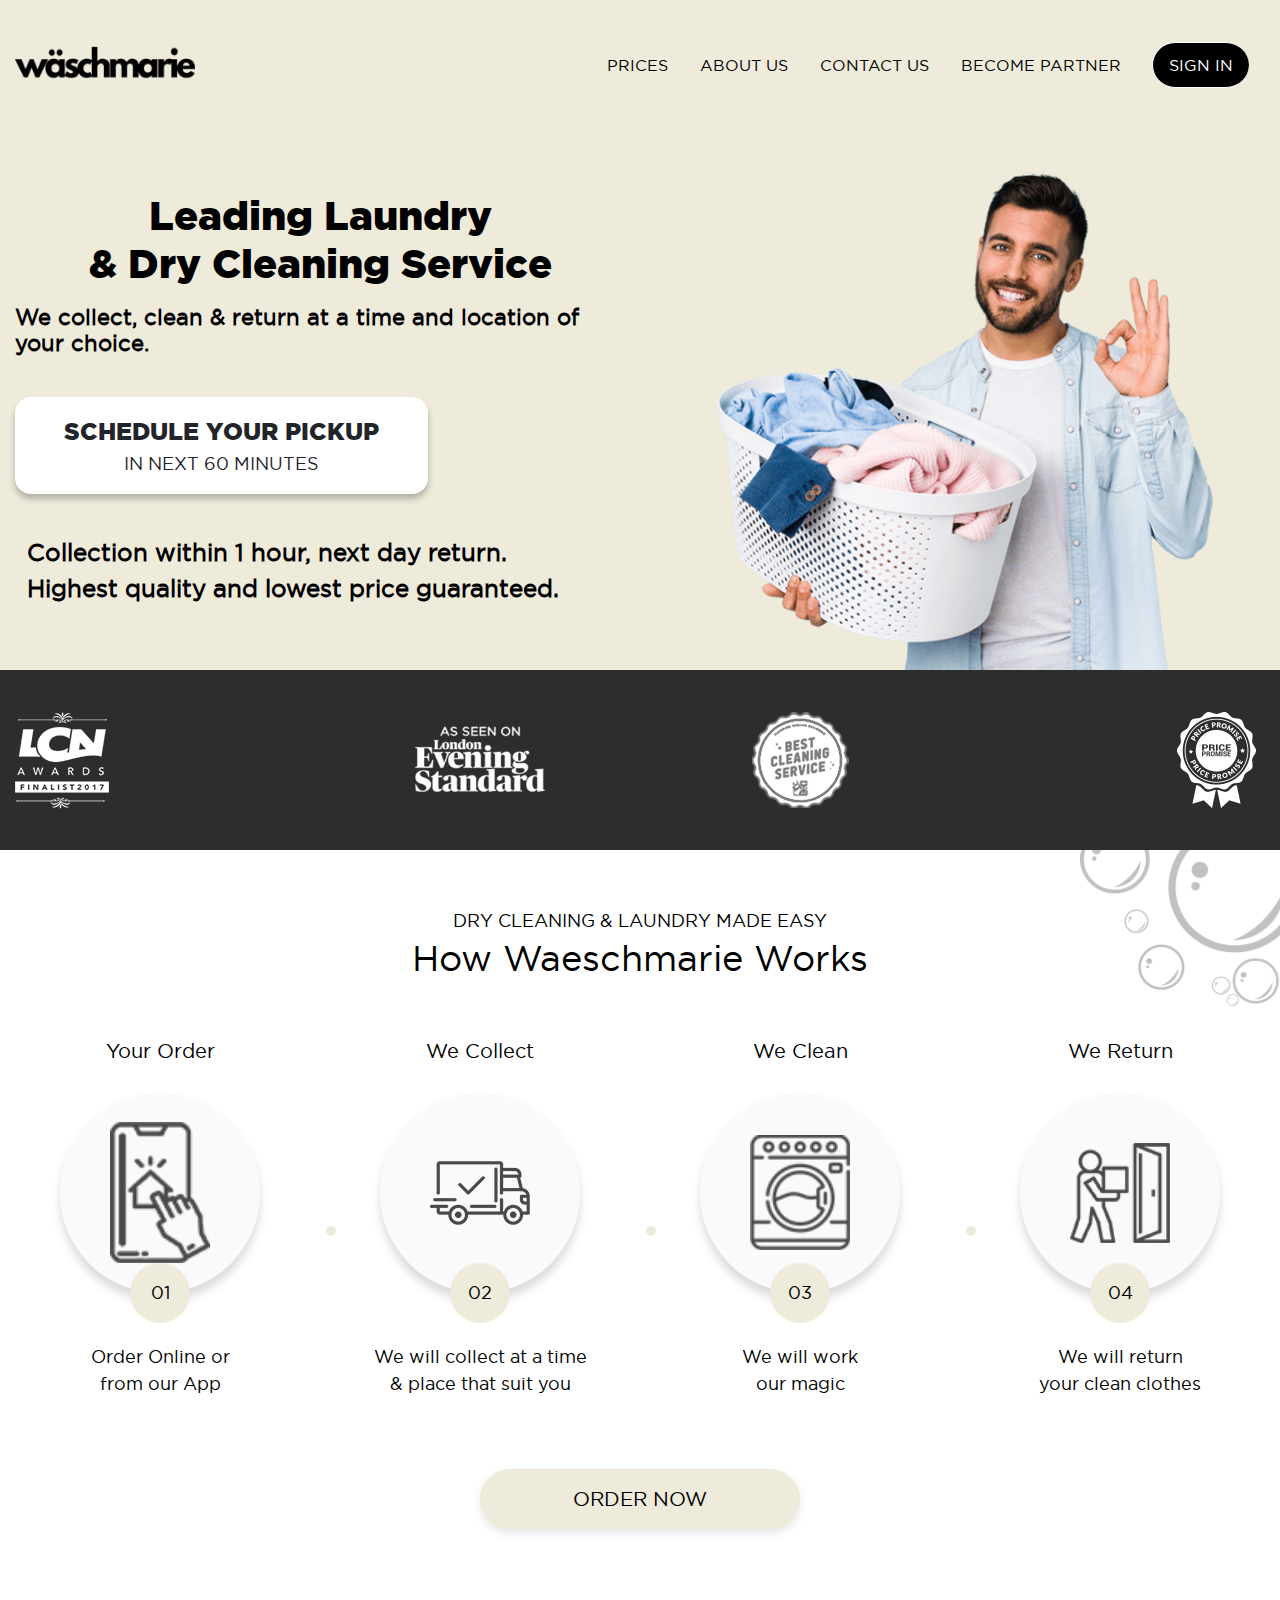
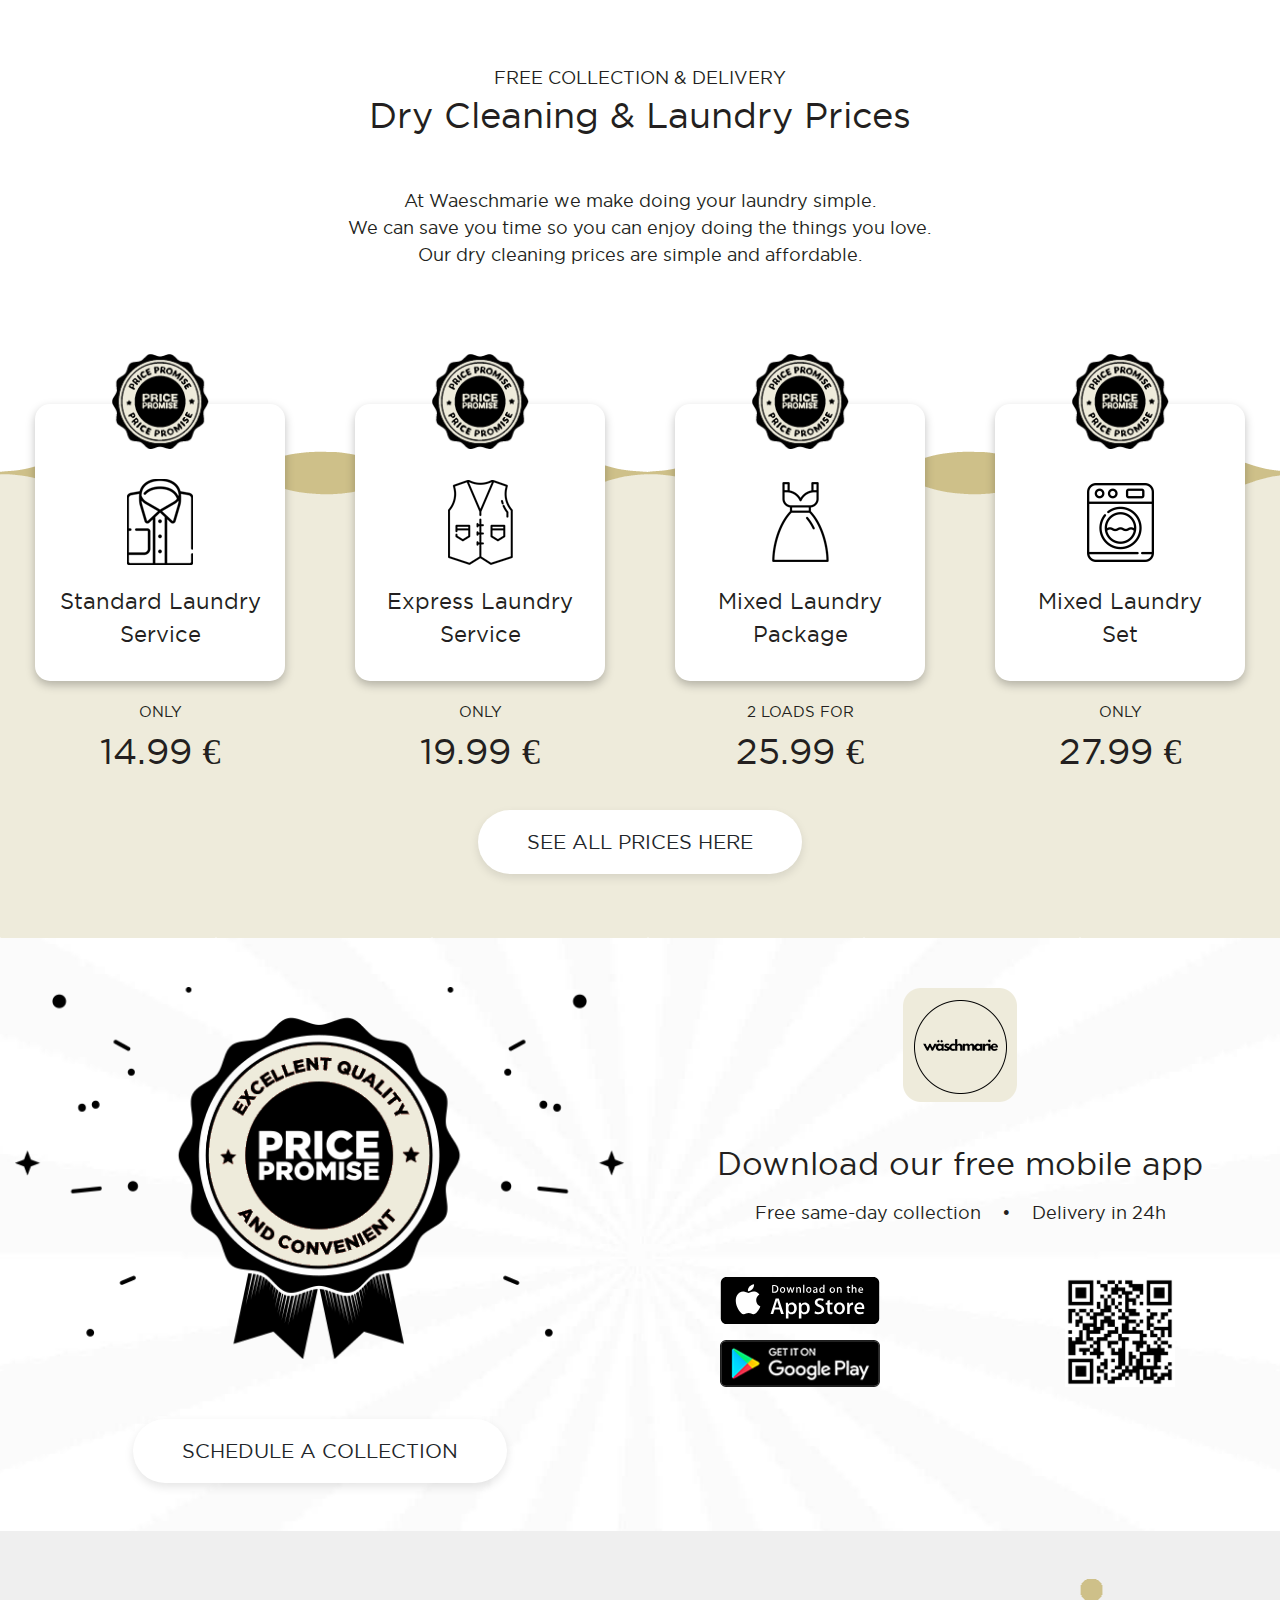
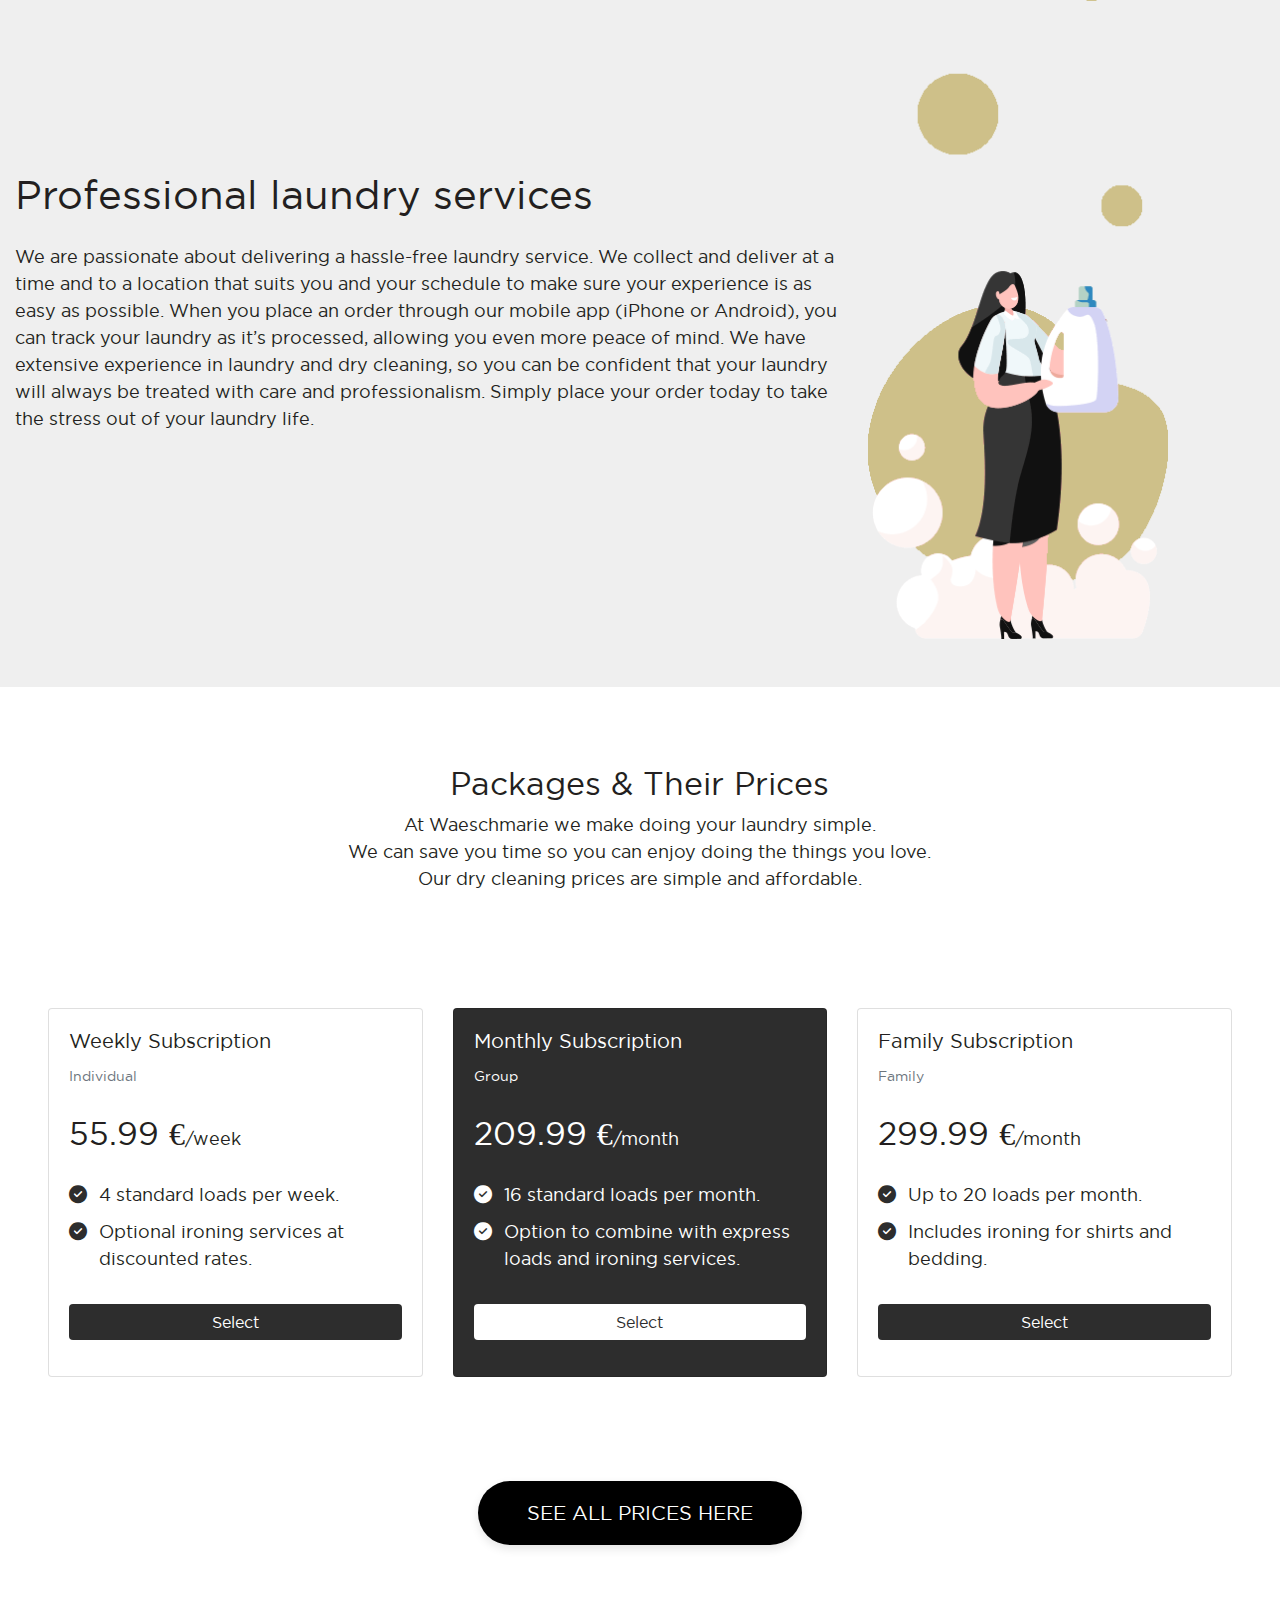
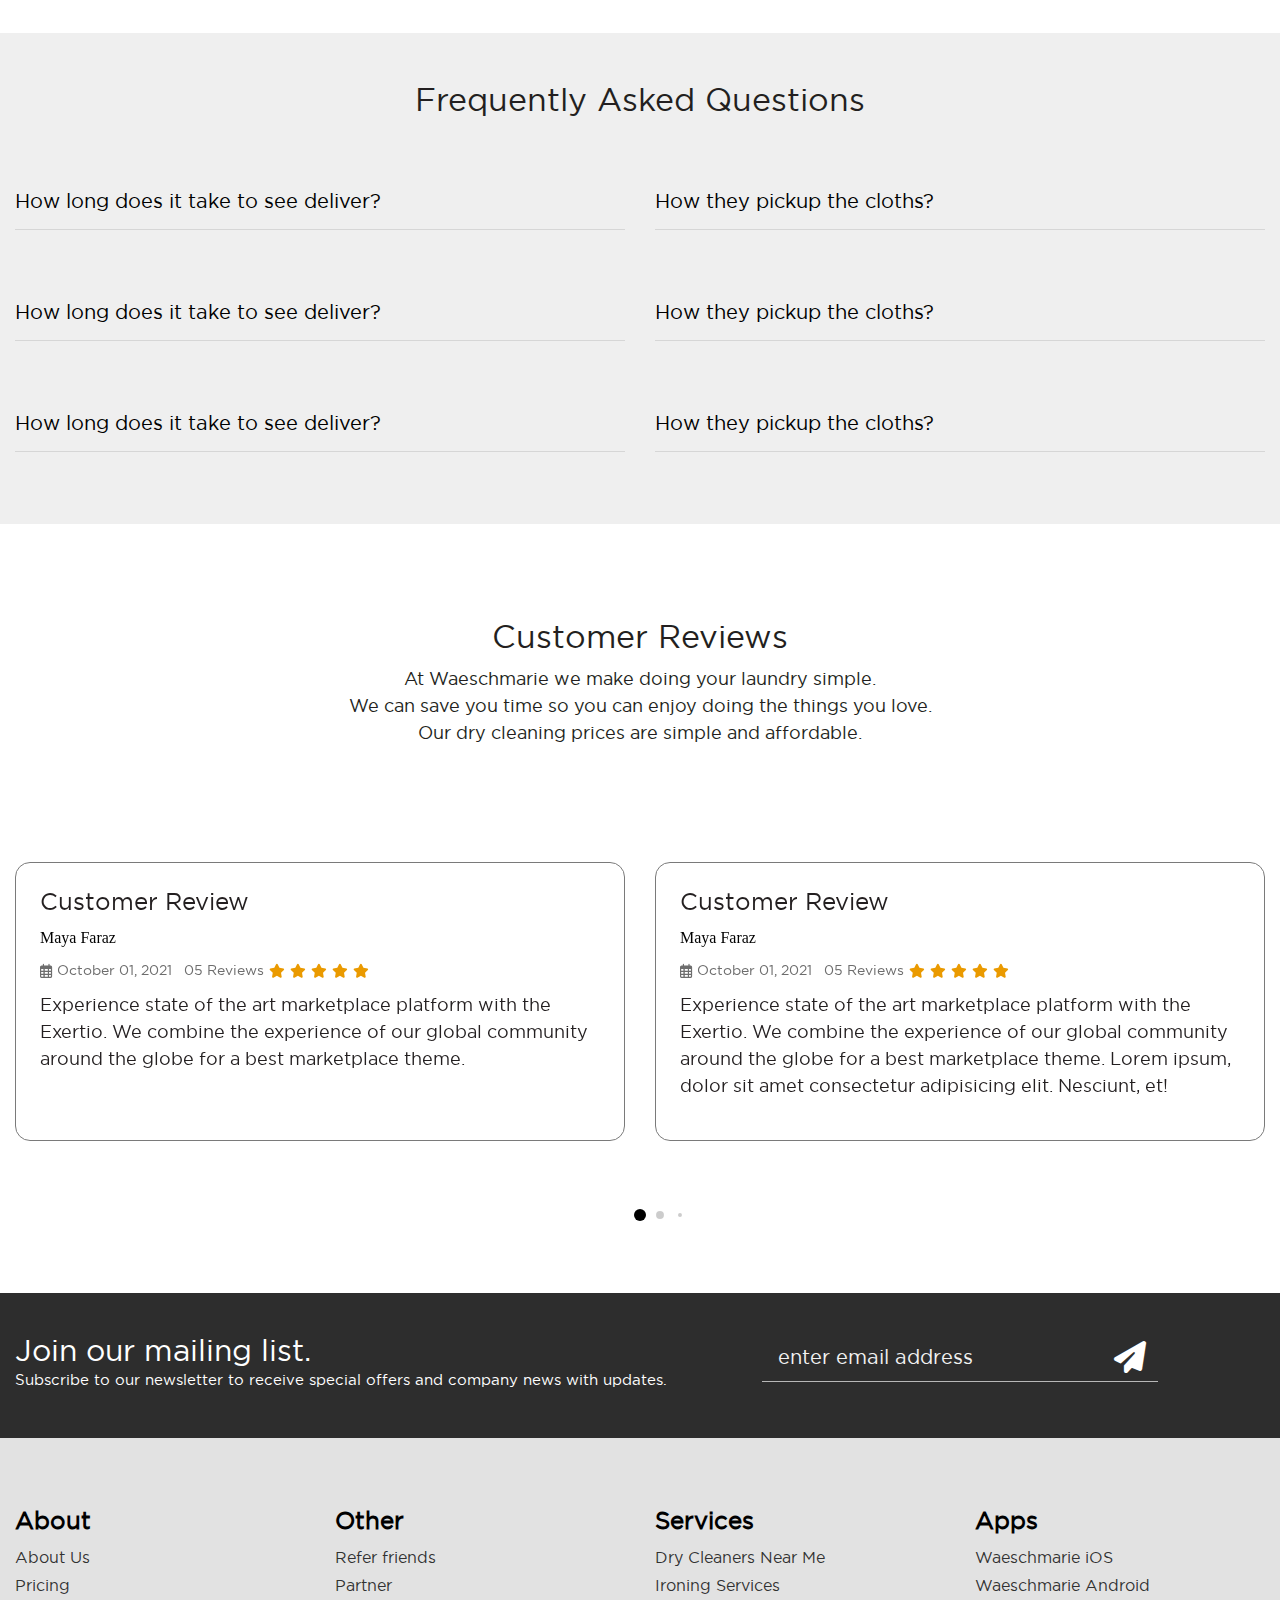
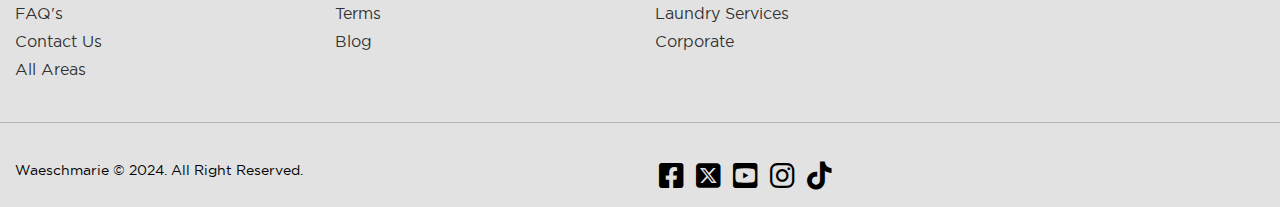
<file: index.html>
<!DOCTYPE html>
<html lang="en">

<head>
    <meta charset="utf-8">
    <meta http-equiv="X-UA-Compatible" content="IE=edge">
    <meta name="viewport" content="width=device-width, initial-scale=1">
    <title>Waeschmarie</title>
    <link type="text/css" rel="stylesheet" href="assets/css/bootstrap.min.css" media="">
    <link type="text/css" rel="stylesheet" href="assets/css/icons.css" media="">
    <link type="text/css" rel="stylesheet" href="assets/css/fontawesome-all.css" media="">
    <!-- Link Swiper's CSS -->
    <link rel="stylesheet" href="https://cdn.jsdelivr.net/npm/swiper@11/swiper-bundle.min.css" />
    <link type="text/css" rel="stylesheet" href="assets/css/style.css" media="">

    <link rel="preload" as="font" href="assets/fonts/gothamblack-regular-webfont.woff2" type="font/woff" crossorigin="">
    <link rel="preload" as="font" href="assets/fonts/gothamblack-regular-webfont.woff" type="font/woff" crossorigin="">
    <link rel="preload" as="font" href="assets/fonts/gothambook-regular-webfont.woff2" type="font/woff" crossorigin="">
    <link rel="preload" as="font" href="assets/fonts/gothambook-regular-webfont.woff" type="font/woff" crossorigin="">
    <link rel="preload" as="font" href="assets/fonts/font-style.woff" type="font/woff" crossorigin="">
</head>

<body id="body_area">

    <header class="header" id="navbar-top">
        <div class="container">
            <div class="row align-items-center">
                <div class="col-lg-2 col-md-12 col-12" id="logo_area">
                    <button class="navbar-toggler float-right" type="button" data-toggle="collapse"
                        data-target="#navbarResponsive" aria-controls="navbarResponsive" aria-expanded="false"
                        aria-label="Toggle navigation">
                        <span class="navbar-toggler-icon text-white"></span>
                    </button>
                    <a class="logo" href="index.html" rel="home"><img width="180" height=""
                            src="assets/images/name-logo.png" alt="Waeschmarie"></a>
                    <a class="logo-fixed" href="#" rel="home"><img width="160" height="69"
                            src="assets/images/name-logo.png" alt="Waeschmarie"></a>
                </div>
                <div class="col-lg-10 col-md-12 col-12 text-right" id="main_menu">
                    <nav class="navigation navbar navbar-expand-lg" id="main-navigation" itemscope="itemscope"
                        itemtype="http://schema.org/SiteNavigationElement">
                        <div class="collapse navbar-collapse" id="navbarResponsive">
                            <ul class="main-menu">
                                <li class="active"><a href="prices.html">Prices</a></li>
                                <li class="active"><a href="about-us.html">About US</a></li>
                                <li><a href="contact-us.html">Contact Us</a></li>
                                <li><a href="partner.html">Become Partner</a></li>
                                <li class="sign-in">
                                    <a href="sign-in.html">Sign In</a>
                                </li>
                            </ul>
                        </div>
                    </nav>
                </div>
            </div>
        </div>
    </header>


    <div class="page-section top-section-bg d-md-flex align-items-center">
        <div class="top-section-container container pt-md-5">
            <div class="row align-items-center mt-0 mt-md-5">
                <img width="610" height="500" class="top-section-img"
                    src="assets/images/header_img.png" alt="">
                <div class="col-lg-7 col-xl-6 py-lg-5 py-3 order-2 order-md-1">
                    <h1 class="ff-gothamblack text-md-start text-center mt-md-5 mb-3">Leading Laundry<br> &amp;
                        Dry Cleaning Service</h1>
                    <h2 class="h5 font-weight-bold">We collect, clean &amp; return at a time and location of your
                        choice.</h2>
                    <div class="place-order-form">
                        <span class="title" id="info-message"></span>
                        <a href="#" id="btn_header_post_code_search" name="btn_header_post_code_search"
                            class="btn btn-white btn-lg text-uppercase rounded-xl py-3 px-md-5 mb-4 mb-md-0 btn-order d-block d-md-inline-block">Schedule
                            your pickup<span class="small d-block">In Next 60 Minutes</span></a>
                        <p class="collection-delivery">Collection within 1 hour, next day return.<br>Highest quality and
                            lowest price guaranteed.</p>
                    </div>
                </div>
            </div>
        </div>
    </div>
    <div class="featured bg-dark">
        <div class="container">
            <div class="row">
                <div class="col-6 col-md-3">
                    <img width="94" height="100" class="lcn-award-image" src="assets/images/lcn-award.png"
                        alt="LCN Award">
                </div>
                <div class="col-6 col-md-3">
                    <img width="130" height="68" class="les-image" src="assets/images/london-evening-standard.png"
                        alt="London Evening Standard">
                </div>
                <div class="col-6 col-md-3">
                    <img width="97" height="100" class="bcs-image" src="assets/images/best-cleaning-service.png"
                        alt="Best Cleaning Service">
                </div>
                <div class="col-6 col-md-3">
                    <img width="97" height="100" class="price-promise-image" src="assets/images/price-promise.png"
                        alt="Laundry Price Promise">
                </div>
            </div>
        </div>
    </div>
    <div class="how-it-work" id="hiw">
        <div class="container">
            <div class="row">
                <div class="col-lg-12">
                    <h4 class="text-center text-uppercase">Dry Cleaning &amp; Laundry Made Easy</h4>
                    <h2 class="text-center">How Waeschmarie Works</h2>
                </div>
                <div class="col-6 col-lg-3 col-md-6 text-center py-3 py-md-2 dotted">
                    <h3>Your Order</h3>
                    <div
                        class="how-it-work-image rounded-circle mx-auto d-flex align-items-center justify-content-center">
                        <img src="assets/images/hw-1.png" width="100" height="80" class="img-fluid" alt="">
                    </div><span class="how-it-work-counter">01</span>
                    <p>Order Online or <br>from our App</p>
                </div>
                <div class="col-6 col-lg-3 col-md-6 text-center py-3 py-md-2 dotted">
                    <h3>We Collect</h3>
                    <div
                        class="how-it-work-image rounded-circle mx-auto d-flex align-items-center justify-content-center">
                        <img src="assets/images/hw-2.png" width="100" height="80" class="img-fluid" alt="">
                    </div><span class="how-it-work-counter">02</span>
                    <p>We will collect at a time<br>&amp; place that suit you</p>
                </div>
                <div class="col-6 col-lg-3 col-md-6 text-center py-3 py-md-2 dotted">
                    <h3>We Clean</h3>
                    <div
                        class="how-it-work-image rounded-circle mx-auto d-flex align-items-center justify-content-center">
                        <img src="assets/images/laundry-wash.png" width="100" height="80" class="img-fluid" alt="">
                    </div><span class="how-it-work-counter">03</span>
                    <p>We will work <br>our magic</p>
                </div>
                <div class="col-6 col-lg-3 col-md-6 text-center py-3 py-md-2 dotted">
                    <h3>We Return</h3>
                    <div
                        class="how-it-work-image rounded-circle mx-auto d-flex align-items-center justify-content-center">
                        <img src="assets/images/delivery-guy.png" width="100" height="80" class="img-fluid" alt="">
                    </div><span class="how-it-work-counter">04</span>
                    <p>We will return <br>your clean clothes</p>
                </div>
                <div class="col-md-12 text-center pt-3 pt-md-5 how-it-work-button">
                    <a href="#" class="btn btn-primary btn-lg text-uppercase rounded-pill">Order Now</a>
                </div>
            </div>
        </div>
    </div>

    <div class="laundry-prices py-3 py-md-5">
        <div class="container">
            <div class="row">
                <div class="col-lg-8 offset-lg-2 text-center laundry-prices-content">
                    <h4 class="text-uppercase">FREE collection &amp; delivery</h4>
                    <h2>Dry Cleaning &amp; Laundry Prices</h2>
                    <p>At Waeschmarie we make doing your laundry simple. <br>We can save you time so you can enjoy
                        doing the things you love. <br>Our dry cleaning prices are simple and affordable.</p>
                </div>
                <div class="col-md-12">
                    <div class="row">
                        <div class="col-6 col-sm-6 col-lg-3 py-3 py-lg-0">
                            <div class="laundry-prices-block"><img class="laundry-prices-promise pulse"
                                    src="assets/images/price-promise-stamp.png" width="97" height="95"
                                    alt="Laundry Price Promise">
                                <div class="laundry-prices-inner"><img width="70" height="86"
                                        class="laundry-prices-image" src="assets/images/shirt.png" alt="Shirt Offer">
                                    <div class="laundry-prices-heading">Standard Laundry Service</div>
                                </div>
                            </div>
                            <div class="laundry-prices-text">Only</div>
                            <div class="laundry-prices-amount">14.99 €</div>
                        </div>
                        <div class="col-6 col-sm-6 col-lg-3 py-3 py-lg-0">
                            <div class="laundry-prices-block"><img class="laundry-prices-promise pulse"
                                    src="assets/images/price-promise-stamp.png" width="97" height="95"
                                    alt="Laundry Price Promise">
                                <div class="laundry-prices-inner"><img width="70" height="86"
                                        class="laundry-prices-image" src="assets/images/suits.png" alt="2 Suits">
                                    <div class="laundry-prices-heading">Express Laundry Service</div>
                                </div>
                            </div>
                            <div class="laundry-prices-text">Only</div>
                            <div class="laundry-prices-amount">19.99 €</div>
                        </div>
                        <div class="col-6 col-sm-6 col-lg-3 py-3 py-lg-0">
                            <div class="laundry-prices-block"><img class="laundry-prices-promise pulse"
                                    src="assets/images/price-promise-stamp.png" width="97" height="95"
                                    alt="Laundry Price Promise">
                                <div class="laundry-prices-inner"><img width="70" height="86"
                                        class="laundry-prices-image" src="assets/images/dress.png" alt="2 Dress">
                                    <div class="laundry-prices-heading">Mixed Laundry Package</div>
                                </div>
                            </div>
                            <div class="laundry-prices-text">2 loads for</div>
                            <div class="laundry-prices-amount">25.99 €</div>
                        </div>
                        <div class="col-6 col-sm-6 col-lg-3 py-3 py-lg-0">
                            <div class="laundry-prices-block"><img class="laundry-prices-promise pulse"
                                    src="assets/images/price-promise-stamp.png" width="97" height="95"
                                    alt="Laundry Price Promise">
                                <div class="laundry-prices-inner"><img width="70" height="86"
                                        class="laundry-prices-image" src="assets/images/wash-dry-fold.png"
                                        alt="Wash, Dry, Fold">
                                    <div class="laundry-prices-heading">Mixed Laundry <br> Set</div>
                                </div>
                            </div>
                            <div class="laundry-prices-text">Only</div>
                            <div class="laundry-prices-amount">27.99 €</div>
                            <!-- <div class="laundry-prices-weight">Per KG</div> -->
                        </div>
                    </div>
                </div>
                <div class="col-md-12 text-center py-3">
                    <a href="prices.html" class="btn btn-white btn-lg rounded-pill py-3 px-md-5 mt-0 mt-md-3">SEE ALL
                        PRICES
                        HERE</a>
                </div>
            </div>
        </div>
    </div>



    <div class="app-splash py-3 py-md-5">
        <div class="container">
            <div class="row">
                <div class="col-md-6">
                    <div class="text-center pb-5 pb-md-0">
                        <img width="626" height="383" class="img-fluid"
                            src="assets/images/excellent-laundry-cleaning-quality.png">
                        <a href="#" class="btn btn-white btn-lg rounded-pill py-3 px-md-5 schedule-collection">SCHEDULE
                            A
                            COLLECTION</a>
                    </div>
                </div>
                <div class="col-md-6">
                    <div class="text-center hidden-xs">
                        <img width="121" height="121" class="icon-app-icon"
                            src="assets/images/laundry-cleaning-app-icon.png">
                    </div>
                    <div class=" text-center">
                        <h2 class="py-2">Download our free mobile app</h2>
                        <p class="mb-4">Free same-day collection <span class="px-0 px-lg-3">•</span> Delivery in 24h
                            <br><br>
                        </p>
                        <div class="row">
                            <div class="col-lg-6">
                                <a rel="noopener noreferrer" target="_blank" class="ios d-block mb-3" href="#"><img
                                        width="160" height="47" src="assets/images/appstore-badge.svg"
                                        alt="Waeschmarie - iOS"></a>
                                <a rel="noopener noreferrer" target="_blank" class="android d-block mb-3" href="#"><img
                                        width="160" height="47" src="assets/images/google-play-badge.png"
                                        alt="Waeschmarie - Android"></a>
                            </div>
                            <div class="col-lg-6">
                                <img src="assets/images/qrcode.png" width="110" height="110"
                                    alt="Install App Waeschmarie">
                            </div>
                        </div>

                    </div>
                </div>
            </div>
        </div>
    </div>



    <div class="bg-light py-3 py-md-5">
        <div class="container">
            <div class="row">
                <div class="col-lg-8 order-2 order-md-1 align-self-center">
                    <h2 class="h1 mb-3 mb-md-4">Professional laundry services</h2>
                    <p>We are passionate about delivering a hassle-free laundry service. We collect and deliver at a
                        time and to a location that suits you and your schedule to make sure your experience is as easy
                        as possible. When you place an order through our mobile app (iPhone or Android), you can track
                        your laundry as it’s processed, allowing you even more peace of mind. We have extensive
                        experience in laundry and dry cleaning, so you can be confident that your laundry will always be
                        treated with care and professionalism. Simply place your order today to take the stress out of
                        your laundry life.</p>
                </div>
                <div class="col-lg-4 d-flex align-self-center order-1 order-md-2">
                    <img class="professional__section_img img-fluid"
                        src="assets/images/best-dry-cleaning.png" alt="">
                </div>

            </div>
        </div>
    </div>





    <div class="packages-prices py-3 py-md-5">
        <div class="container">
            <div class="row">
                <div class="col-lg-8 offset-lg-2 text-center laundry-prices-content">
                    <h2>Packages &amp; Their Prices</h2>
                    <p>At Waeschmarie we make doing your laundry simple. <br>We can save you time so you can enjoy
                        doing the things you love. <br>Our dry cleaning prices are simple and affordable.</p>
                </div>
                <div class="col-md-12 px-5 pb-5">
                    <div class="row">

                        <div class="col-lg-4 col-md-6 col-12 mb-4">
                            <div class="pricing__card card h-100">
                                <div class="card-body">
                                    <h5 class="pricing__card_title">Weekly Subscription</h5>
                                    <small class='text-muted pricing__card_label'>Individual</small>
                                    <br><br>
                                    <span class="h2 pricing__card_title">55.99 €</span>/week
                                    <br><br>
                                    <p class="pricing__card_item">4 standard loads per week.</p>
                                    <p class="pricing__card_item">Optional ironing services at discounted rates.</p>
                                    <div class="d-grid my-3">
                                        <button class="btn btn-dark btn-block pricing__card_button">Select</button>
                                    </div>
                                </div>
                            </div>
                        </div>


                        <div class="col-lg-4 col-md-6 col-12 mb-4">
                            <div class="pricing__card card card__promoted h-100">
                                <div class="card-body">
                                    <h5 class="pricing__card_title">Monthly Subscription</h5>
                                    <small class='text-muted pricing__card_label'>Group</small>
                                    <br><br>
                                    <span class="h2 pricing__card_title">209.99 €</span>/month
                                    <br><br>
                                    <p class="pricing__card_item">16 standard loads per month.</p>
                                    <p class="pricing__card_item">Option to combine with express loads and ironing
                                        services.</p>
                                    <div class="d-grid my-3">
                                        <button class="btn btn-dark btn-block pricing__card_button">Select</button>
                                    </div>
                                </div>
                            </div>
                        </div>


                        <div class="col-lg-4 col-md-6 col-12 mb-4">
                            <div class="pricing__card card h-100">
                                <div class="card-body">
                                    <h5 class="pricing__card_title">Family Subscription</h5>
                                    <small class='text-muted pricing__card_label'>Family</small>
                                    <br><br>
                                    <span class="h2 pricing__card_title">299.99 €</span>/month
                                    <br><br>
                                    <p class="pricing__card_item">Up to 20 loads per month.</p>
                                    <p class="pricing__card_item">Includes ironing for shirts and bedding.</p>
                                    <div class="d-grid my-3">
                                        <button class="btn btn-dark btn-block pricing__card_button">Select</button>
                                    </div>
                                </div>
                            </div>
                        </div>


                    </div>
                </div>
                <div class="col-md-12 text-center py-3">
                    <a href="prices.html"
                        class="btn btn-white btn-lg rounded-pill py-3 px-md-5 mt-0 mt-md-3 active__btn mb-4">SEE
                        ALL PRICES
                        HERE</a>
                </div>
            </div>
        </div>
    </div>


    <!-- ps-faqs-section-start -->
    <section class="ps-faqs-section bg-light py-md-5 py-3">
        <div class="container">
            <div class="row">
                <div class="col-lg-12">
                    <h2>Frequently Asked Questions</h2>
                    <div class="accordion df-faqs-accordion" id="accordionPanelsStayOpenExample">
                        <div class="row">
                            <div class="col-lg-6">
                                <div class="accordion-item">
                                    <h2 class="accordion-header">
                                        <button class="accordion-button collapsed" type="button"
                                            data-bs-toggle="collapse" data-bs-target="#panelsStayOpen-collapseOne"
                                            aria-expanded="true" aria-controls="panelsStayOpen-collapseOne">
                                            How long does it take to see deliver?
                                        </button>
                                    </h2>
                                    <div id="panelsStayOpen-collapseOne" class="accordion-collapse collapse">
                                        <div class="accordion-body">
                                            <p>It usually take one to two working days to deliver your laundry.</p>
                                        </div>
                                    </div>
                                </div>
                            </div>
                            <div class="col-lg-6">
                                <div class="accordion-item">
                                    <h2 class="accordion-header">
                                        <button class="accordion-button collapsed" type="button"
                                            data-bs-toggle="collapse" data-bs-target="#panelsStayOpen-collapseTwo"
                                            aria-expanded="false" aria-controls="panelsStayOpen-collapseTwo">
                                            How they pickup the cloths?
                                        </button>
                                    </h2>
                                    <div id="panelsStayOpen-collapseTwo" class="accordion-collapse collapse">
                                        <div class="accordion-body">
                                            <p>The clothes will be picked up by the vendors theirselves.</p>
                                        </div>
                                    </div>
                                </div>
                            </div>
                            <div class="col-lg-6">
                                <div class="accordion-item">
                                    <h2 class="accordion-header">
                                        <button class="accordion-button collapsed" type="button"
                                            data-bs-toggle="collapse" data-bs-target="#panelsStayOpen-collapseThree"
                                            aria-expanded="false" aria-controls="panelsStayOpen-collapseThree">
                                            How long does it take to see deliver?
                                        </button>
                                    </h2>
                                    <div id="panelsStayOpen-collapseThree" class="accordion-collapse collapse">
                                        <div class="accordion-body">
                                            <p>It usually take one to two working days to deliver your laundry.</p>
                                        </div>
                                    </div>
                                </div>
                            </div>
                            <div class="col-lg-6">
                                <div class="accordion-item">
                                    <h2 class="accordion-header">
                                        <button class="accordion-button collapsed" type="button"
                                            data-bs-toggle="collapse" data-bs-target="#panelsStayOpen-collapseFour"
                                            aria-expanded="true" aria-controls="panelsStayOpen-collapseFour">
                                            How they pickup the cloths?
                                        </button>
                                    </h2>
                                    <div id="panelsStayOpen-collapseFour" class="accordion-collapse collapse">
                                        <div class="accordion-body">
                                            <p>The clothes will be picked up by the vendors theirselves.</p>
                                        </div>
                                    </div>
                                </div>
                            </div>
                            <div class="col-lg-6">
                                <div class="accordion-item">
                                    <h2 class="accordion-header">
                                        <button class="accordion-button collapsed" type="button"
                                            data-bs-toggle="collapse" data-bs-target="#panelsStayOpen-collapseFive"
                                            aria-expanded="false" aria-controls="panelsStayOpen-collapseFive">
                                            How long does it take to see deliver?
                                        </button>
                                    </h2>
                                    <div id="panelsStayOpen-collapseFive" class="accordion-collapse collapse">
                                        <div class="accordion-body">
                                            <p>It usually take one to two working days to deliver your laundry.</p>
                                        </div>
                                    </div>
                                </div>
                            </div>
                            <div class="col-lg-6">
                                <div class="accordion-item">
                                    <h2 class="accordion-header">
                                        <button class="accordion-button collapsed" type="button"
                                            data-bs-toggle="collapse" data-bs-target="#panelsStayOpen-collapseSix"
                                            aria-expanded="false" aria-controls="panelsStayOpen-collapseSix">
                                            How they pickup the cloths?
                                        </button>
                                    </h2>
                                    <div id="panelsStayOpen-collapseSix" class="accordion-collapse collapse">
                                        <div class="accordion-body">
                                            <p>The clothes will be picked up by the vendors theirselves.</p>
                                        </div>
                                    </div>
                                </div>
                            </div>
                        </div>
                    </div>
                </div>
            </div>
        </div>
    </section>
    <!-- ps-faqs-section-end -->


    <!-- ps-reviews-section-start -->
    <section class="ps-reviews-section py-md-5 py-3">
        <div class="container py-3">
            <div class="row">
                <div class="col-12 text-center laundry-prices-content">
                    <h2>Customer Reviews</h2>
                    <p>At Waeschmarie we make doing your laundry simple. <br>We can save you time so you can enjoy
                        doing the things you love. <br>Our dry cleaning prices are simple and affordable.</p>
                </div>

                <div class="col-lg-12">
                    <!-- Swiper -->
                    <div class="swiper review__slider pb-5">
                        <div class="swiper-wrapper">
                            <div class="swiper-slide review__slide">
                                <div class="ps-review-box p-md-4 p-4">
                                    <h4>Customer Review</h4>
                                    <small>Maya Faraz</small>
                                    <span><i class="far fa-calendar-alt"></i>October 01, 2021 &nbsp 05 Reviews <i
                                            class="fas fa-star"></i><i class="fas fa-star"></i><i
                                            class="fas fa-star"></i><i class="fas fa-star"></i><i
                                            class="fas fa-star"></i></span>
                                    <p>Experience state of the art marketplace platform with the Exertio. We combine the
                                        experience of our global community around the globe for a best marketplace
                                        theme.
                                    </p>
                                </div>
                            </div>
                            <div class="swiper-slide review__slide">
                                <div class="ps-review-box p-md-4 p-4">
                                    <h4>Customer Review</h4>
                                    <small>Maya Faraz</small>
                                    <span><i class="far fa-calendar-alt"></i>October 01, 2021 &nbsp 05 Reviews <i
                                            class="fas fa-star"></i><i class="fas fa-star"></i><i
                                            class="fas fa-star"></i><i class="fas fa-star"></i><i
                                            class="fas fa-star"></i></span>
                                    <p>Experience state of the art marketplace platform with the Exertio. We combine the
                                        experience of our global community around the globe for a best marketplace
                                        theme. Lorem ipsum, dolor sit amet consectetur adipisicing elit. Nesciunt, et!
                                    </p>
                                </div>
                            </div>
                            <div class="swiper-slide review__slide">
                                <div class="ps-review-box p-md-4 p-4">
                                    <h4>Customer Review</h4>
                                    <small>Maya Faraz</small>
                                    <span><i class="far fa-calendar-alt"></i>October 01, 2021 &nbsp 05 Reviews <i
                                            class="fas fa-star"></i><i class="fas fa-star"></i><i
                                            class="fas fa-star"></i><i class="fas fa-star"></i><i
                                            class="fas fa-star"></i></span>
                                    <p>Experience state of the art marketplace platform with the Exertio. We combine the
                                        experience of our global community around the globe for a best marketplace
                                        theme.
                                    </p>
                                </div>
                            </div>
                        </div>
                        <div class="review__pagination swiper-pagination"></div>
                    </div>
                </div>
            </div>
        </div>
    </section>
    <!-- ps-reviews-section-end -->



    <div class="newsletter bg-dark d-none d-md-block">
        <div class="container">
            <div class="row">
                <div class="col-md-6 col-lg-7">
                    <h3>Join our mailing list.</h3>
                    <p>Subscribe to our newsletter to receive special offers and company news with updates.</p>
                </div>
                <div class="col-md-6 col-lg-4">

                    <form autocomplete="off" id="frm_subscriber" name="frm_subscriber" method="post" action="#">
                        <div class="form-group">
                            <div class="input-group  border-bottom mb-3">
                                <input type="text" name="subscriber_email_address" id="subscriber_email_address"
                                    class="form-control form-control-lg bg-transparent border-0 text-white rounded-0"
                                    placeholder="enter email address" aria-label="enter email address">
                                <div class="input-group-append">
                                    <button type="submit" id="btn_subscriber" name="btn_subscriber"
                                        class="input-group-text bg-transparent border-0 text-white"><i
                                            class="fas fa-paper-plane fa-2x"></i></button>
                                </div>
                            </div>
                        </div>
                    </form>
                </div>
            </div>
        </div>
    </div>


    <footer class="footer">
        <div class="footer-main-nav pt-4 pt-md-5 pb-3 pb-md-4">
            <div class="container">
                <div class="row">
                    <div class="col-md-6 col-lg-3 mb-3">
                        <h4>About</h4>
                        <ul class="list-angle-right">
                            <li><a href="about-us.html">About Us</a></li>
                            <li><a href="#">Pricing</a></li>
                            <li><a href="#">FAQ's</a></li>
                            <li><a href="#">Contact Us</a></li>
                            <li><a href="#">All Areas</a></li>
                        </ul>
                    </div>
                    <div class="col-md-6 col-lg-3 mb-3">
                        <h4>Other</h4>
                        <ul class="list-angle-right">
                            <li><a href="#">Refer friends</a></li>
                            <li><a href="#">Partner</a></li>
                            <li><a href="#">Terms</a></li>
                            <li><a href="#">Blog</a></li>
                        </ul>
                    </div>
                    <div class="col-md-6 col-lg-3 mb-3">
                        <h4>Services</h4>
                        <ul class="list-angle-right">
                            <li><a href="#">Dry Cleaners Near Me</a></li>
                            <li><a href="#">Ironing Services</a></li>
                            <li><a href="#">Laundry Services</a></li>
                            <li><a href="#">Corporate</a></li>
                        </ul>
                    </div>
                    <div class="col-md-6 col-lg-3 mb-3">
                        <h4>Apps</h4>
                        <ul class="list-angle-right">
                            <li><a href="#" target="_blank">Waeschmarie iOS</a></li>
                            <li><a href="#" target="_blank">Waeschmarie Android</a></li>
                        </ul>
                    </div>
                </div>
            </div>
        </div>
        <div class="footer-text">
            <div class="container">
                <div class="row border-top copyright align-items-center">
                    <div class="col-md-6 col-lg-6">
                        <p>Waeschmarie © 2024. All Right Reserved.</p>
                    </div>
                    <div class="col-md-6 col-lg-6 text-md-end text-lg-end pt-4">
                        <a class="mx-1" target="_blank" href="#"><i class="fab fa-facebook-square fa-2x"></i></a>
                        <a class="mx-1" target="_blank" href="#"><i class="fab fa-square-x-twitter fa-2x"></i></a>
                        <a class="mx-1" target="_blank" href="#"><i class="fab fa-youtube-square fa-2x"></i></a>
                        <a class="mx-1" target="_blank" href="#"><i class="fab fa-instagram fa-2x"></i></a>
                        <a class="mx-1" target="_blank" href="#"><i class="fab fa-tiktok fa-2x"></i></a>
                    </div>
                </div>
            </div>
        </div>

    </footer>

    <script type="text/javascript" src="assets/js/jquery-3.4.1.min.js" charset="UTF-8"></script>
    <script type="text/javascript" src="assets/js/bootstrap.bundle.min.js" charset="UTF-8"></script>
    <script src="https://cdn.jsdelivr.net/npm/bootstrap@5.3.3/dist/js/bootstrap.bundle.min.js"
        integrity="sha384-YvpcrYf0tY3lHB60NNkmXc5s9fDVZLESaAA55NDzOxhy9GkcIdslK1eN7N6jIeHz"
        crossorigin="anonymous"></script>
    <!-- Swiper JS -->
    <script src="https://cdn.jsdelivr.net/npm/swiper@11/swiper-bundle.min.js"></script>
    <script type="text/javascript" src="assets/js/script.js" charset="UTF-8"></script>


</body>

</html>
</file>
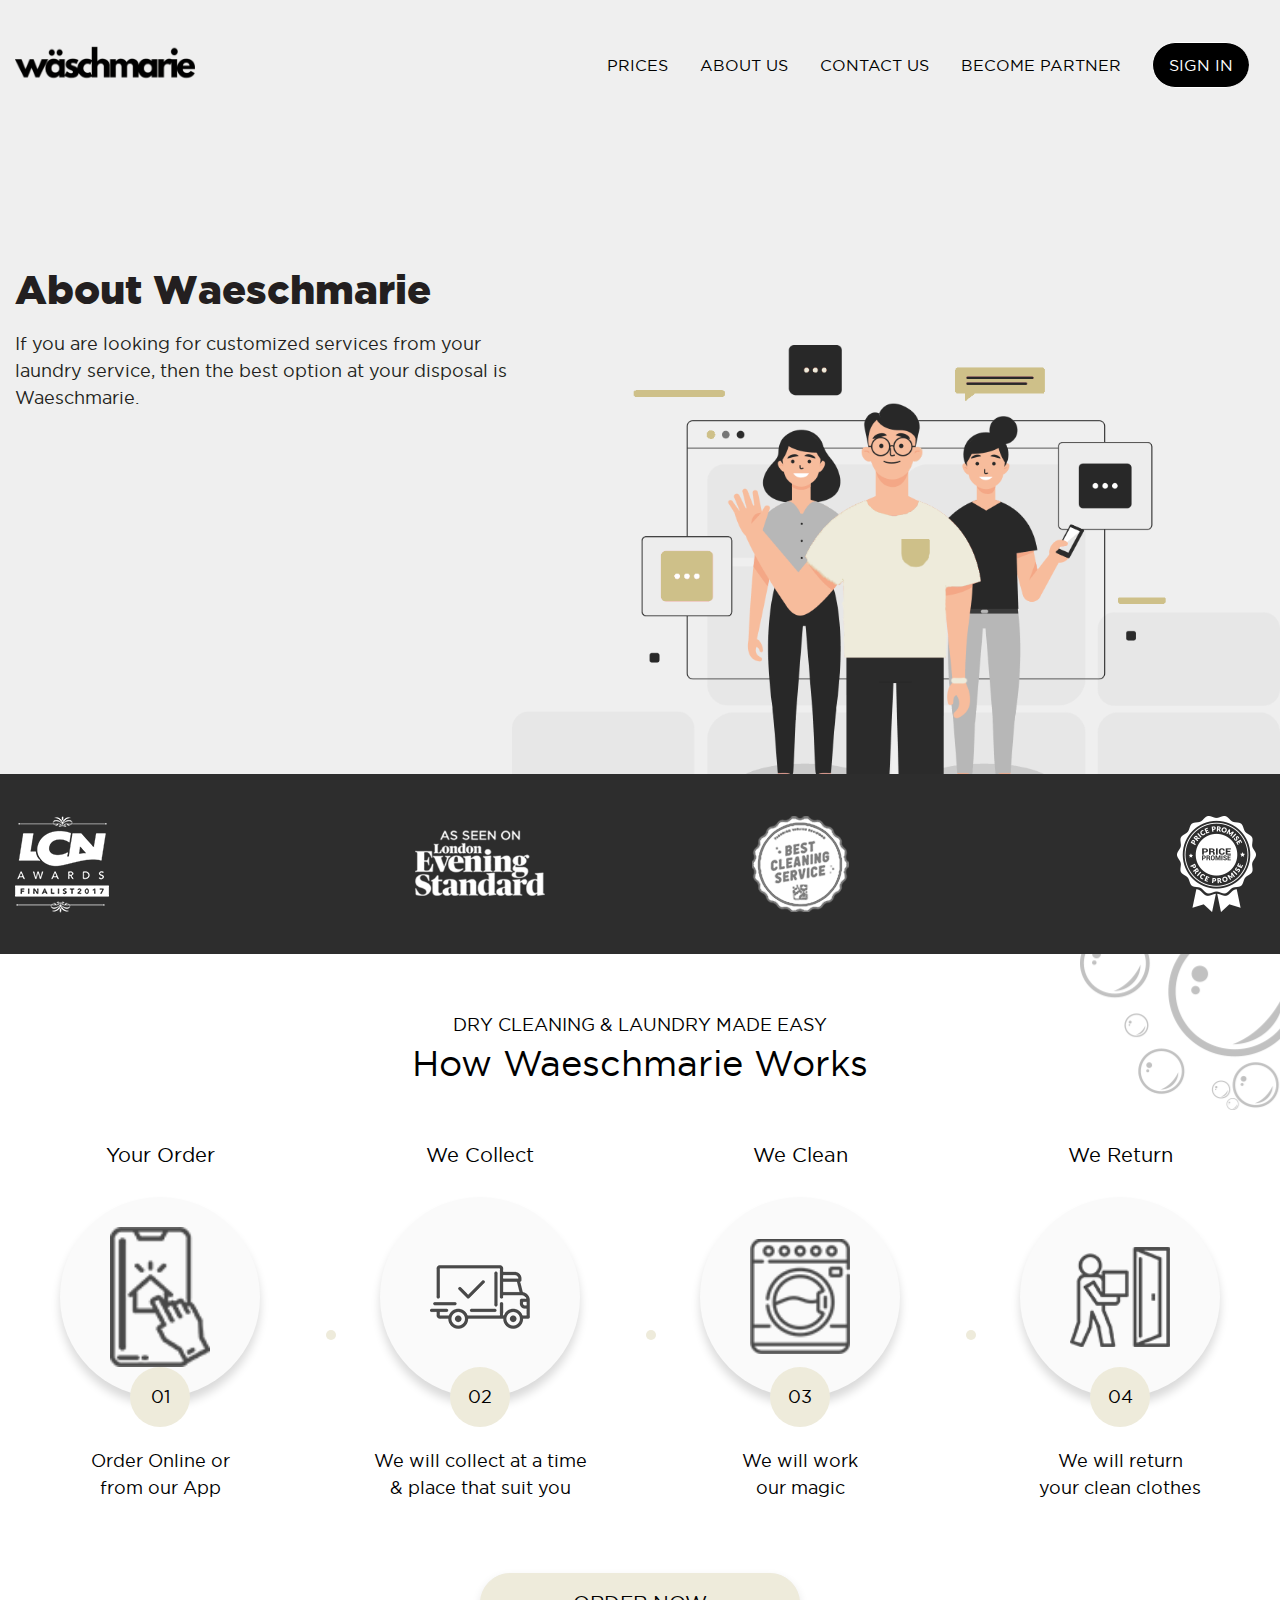
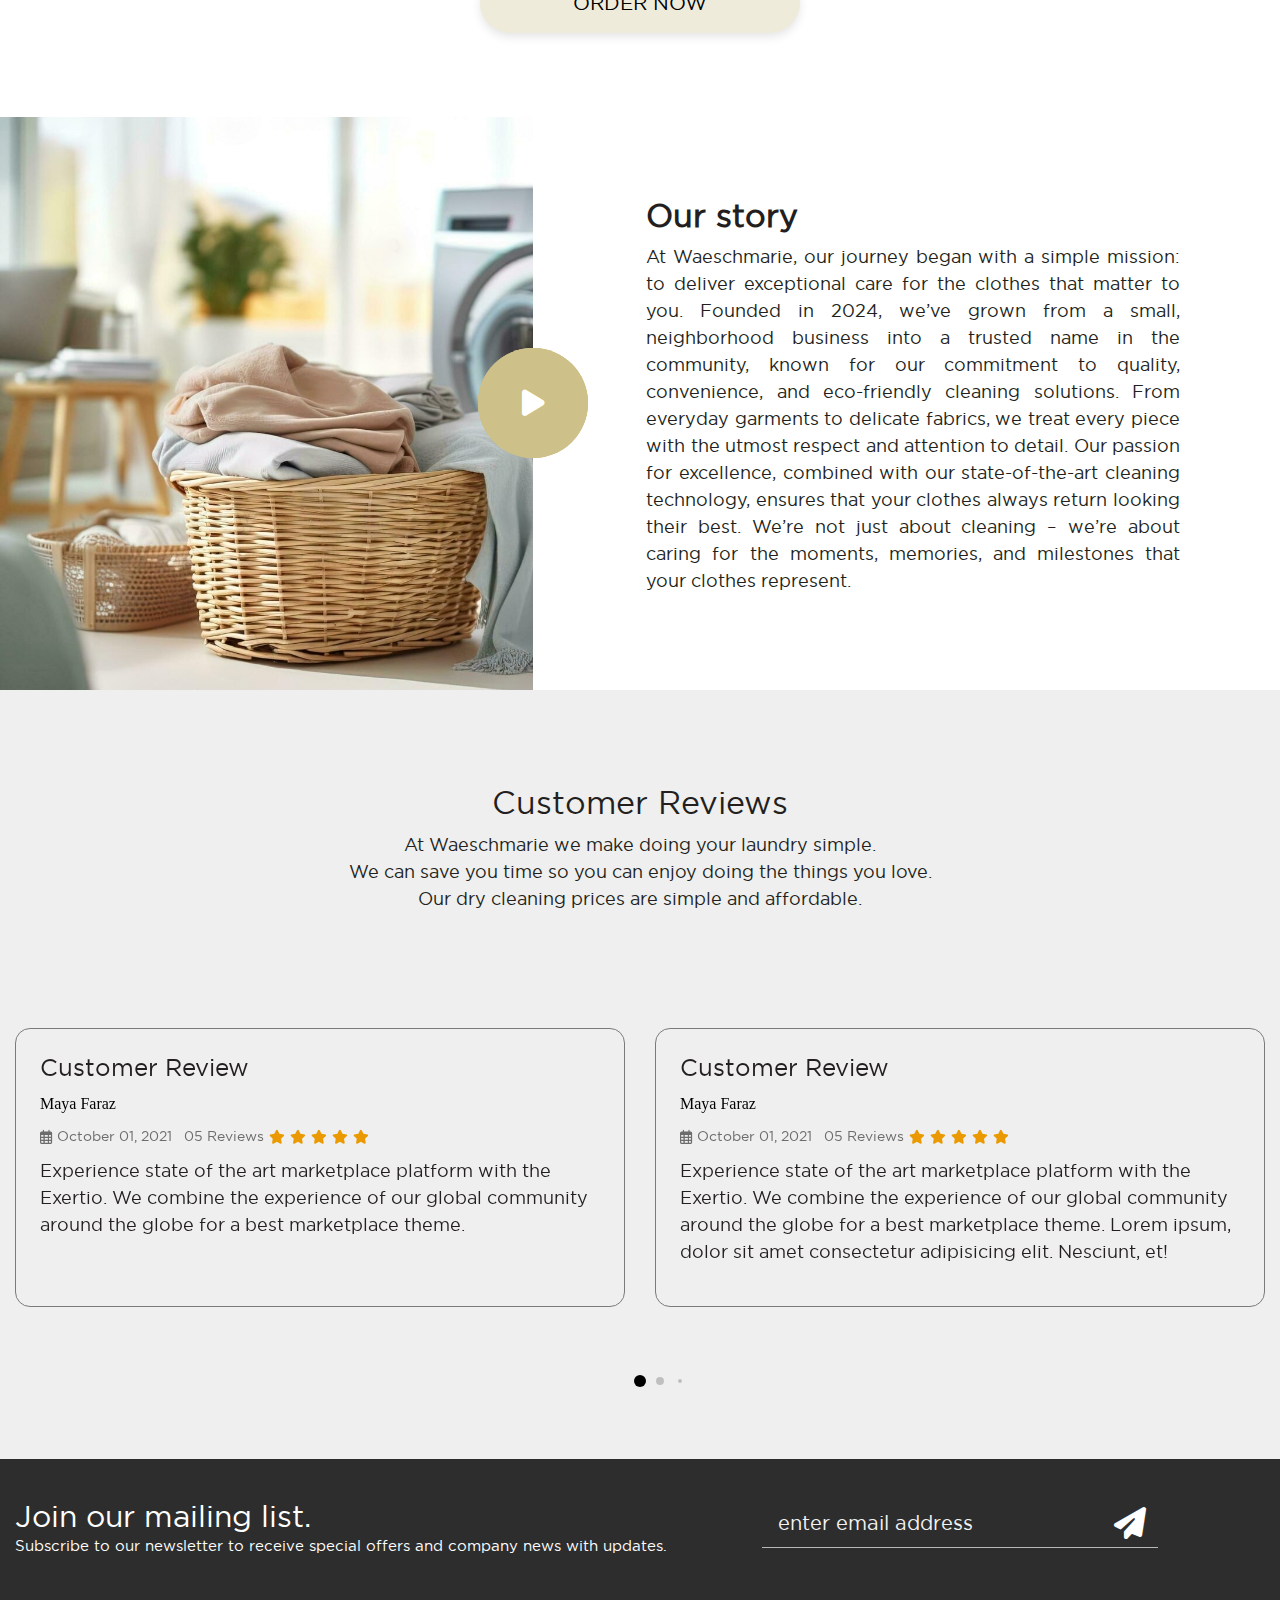
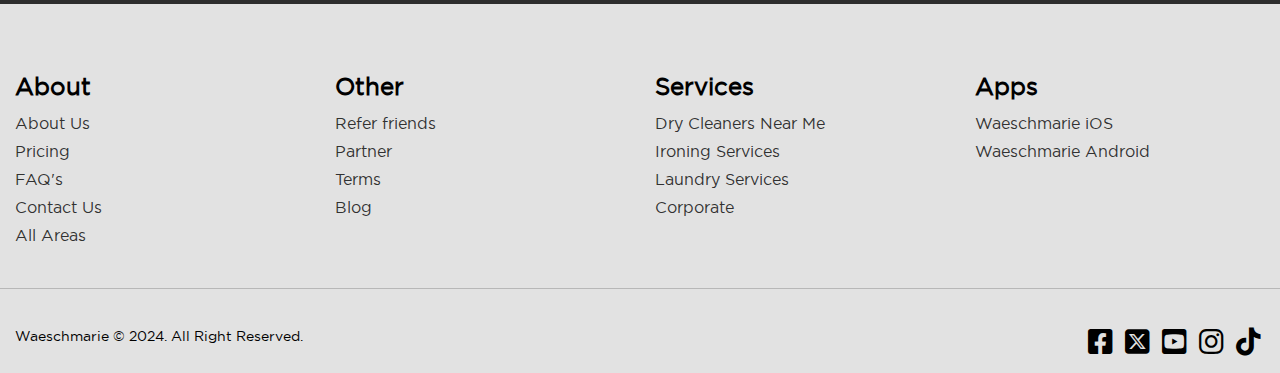
<file: about-us.html>
<!DOCTYPE html>
<html lang="en">

<head>
    <meta charset="utf-8">
    <meta http-equiv="X-UA-Compatible" content="IE=edge">
    <meta name="viewport" content="width=device-width, initial-scale=1">
    <title>Waeschmarie</title>
    <!-- Link Swiper's CSS -->
    <link rel="stylesheet" href="https://cdn.jsdelivr.net/npm/swiper@11/swiper-bundle.min.css" />
    <link type="text/css" rel="stylesheet" href="assets/css/bootstrap.min.css" media="">
    <link type="text/css" rel="stylesheet" href="assets/css/style.css" media="">
    <link type="text/css" rel="stylesheet" href="assets/css/icons.css" media="">
    <link type="text/css" rel="stylesheet" href="assets/css/fontawesome-all.css" media="">
    <link type="text/css" rel="stylesheet" href="assets/css/fancybox.min.css" media="">

    <link rel="preload" as="font" href="assets/fonts/gothamblack-regular-webfont.woff2" type="font/woff" crossorigin="">
    <link rel="preload" as="font" href="assets/fonts/gothamblack-regular-webfont.woff" type="font/woff" crossorigin="">
    <link rel="preload" as="font" href="assets/fonts/gothambook-regular-webfont.woff2" type="font/woff" crossorigin="">
    <link rel="preload" as="font" href="assets/fonts/gothambook-regular-webfont.woff" type="font/woff" crossorigin="">
    <link rel="preload" as="font" href="assets/fonts/font-style.woff" type="font/woff" crossorigin="">
</head>

<body id="body_area">

    <header class="header page-header bg-light" id="navbar-top">
        <div class="container">
            <div class="row align-items-center">
                <div class="col-lg-2 col-md-12 col-12" id="logo_area">
                    <button class="navbar-toggler float-right" type="button" data-toggle="collapse"
                        data-target="#navbarResponsive" aria-controls="navbarResponsive" aria-expanded="false"
                        aria-label="Toggle navigation">
                        <span class="navbar-toggler-icon text-white"></span>
                    </button>
                    <a class="logo" href="index.html" rel="home"><img width="180" height=""
                            src="assets/images/name-logo.png" alt="Waeschmarie"></a>
                    <a class="logo-fixed" href="#" rel="home"><img width="160" height="69"
                            src="assets/images/name-logo.png" alt="Waeschmarie"></a>
                </div>
                <div class="col-lg-10 col-md-12 col-12 text-right" id="main_menu">
                    <nav class="navigation navbar navbar-expand-lg" id="main-navigation" itemscope="itemscope"
                        itemtype="http://schema.org/SiteNavigationElement">
                        <div class="collapse navbar-collapse" id="navbarResponsive">
                            <ul class="main-menu">
                                <li class="active"><a href="prices.html">Prices</a></li>
                                <li class="active"><a href="about-us.html">About US</a></li>
                                <li><a href="contact-us.html">Contact Us</a></li>
                                <li><a href="partner.html">Become Partner</a></li>
                                <li class="sign-in">
                                    <a href="sign-in.html">Sign In</a>
                                </li>
                            </ul>
                        </div>
                    </nav>
                </div>
            </div>
        </div>
    </header>


    <div class="page-section bg-light page-about py-3" style="background-image:url(assets/images/about-us-new.png);">
        <div class="container">
            <div class="row mt-md-4 align-items-center">
                <div class="col-lg-5 mt-lg-5 py-md-5 py-0 page-about-inner order-2 order-md-1 mb-md-0 mb-3">
                    <h1 class="ff-gothamblack mt-md-0 mt-5 mb-3 text-center text-md-left">About Waeschmarie</h1>
                    <p>If you are looking for customized services from your laundry service, then the best
                        option at your disposal is Waeschmarie.</p>
                </div>
            </div>
        </div>
    </div>

    <div class="featured bg-dark">
        <div class="container">
            <div class="row">
                <div class="col-6 col-md-3">
                    <img width="94" height="100" class="lcn-award-image" src="assets/images/lcn-award.png"
                        alt="LCN Award">
                </div>
                <div class="col-6 col-md-3">
                    <img width="130" height="68" class="les-image" src="assets/images/london-evening-standard.png"
                        alt="London Evening Standard">
                </div>
                <div class="col-6 col-md-3">
                    <img width="97" height="100" class="bcs-image" src="assets/images/best-cleaning-service.png"
                        alt="Best Cleaning Service">
                </div>
                <div class="col-6 col-md-3">
                    <img width="97" height="100" class="price-promise-image" src="assets/images/price-promise.png"
                        alt="Laundry Price Promise">
                </div>
            </div>
        </div>
    </div>
    <div class="how-it-work" id="hiw">
        <div class="container">
            <div class="row">
                <div class="col-lg-12">
                    <h4 class="text-center text-uppercase">Dry Cleaning &amp; Laundry Made Easy</h4>
                    <h2 class="text-center">How Waeschmarie Works</h2>
                </div>
                <div class="col-6 col-lg-3 col-md-6 text-center py-3 py-md-2 dotted">
                    <h3>Your Order</h3>
                    <div
                        class="how-it-work-image rounded-circle mx-auto d-flex align-items-center justify-content-center">
                        <img src="assets/images/hw-1.png" width="100" height="80" class="img-fluid" alt="">
                    </div><span class="how-it-work-counter">01</span>
                    <p>Order Online or <br>from our App</p>
                </div>
                <div class="col-6 col-lg-3 col-md-6 text-center py-3 py-md-2 dotted">
                    <h3>We Collect</h3>
                    <div
                        class="how-it-work-image rounded-circle mx-auto d-flex align-items-center justify-content-center">
                        <img src="assets/images/hw-2.png" width="100" height="80" class="img-fluid" alt="">
                    </div><span class="how-it-work-counter">02</span>
                    <p>We will collect at a time<br>&amp; place that suit you</p>
                </div>
                <div class="col-6 col-lg-3 col-md-6 text-center py-3 py-md-2 dotted">
                    <h3>We Clean</h3>
                    <div
                        class="how-it-work-image rounded-circle mx-auto d-flex align-items-center justify-content-center">
                        <img src="assets/images/laundry-wash.png" width="100" height="80" class="img-fluid" alt="">
                    </div><span class="how-it-work-counter">03</span>
                    <p>We will work <br>our magic</p>
                </div>
                <div class="col-6 col-lg-3 col-md-6 text-center py-3 py-md-2 dotted">
                    <h3>We Return</h3>
                    <div
                        class="how-it-work-image rounded-circle mx-auto d-flex align-items-center justify-content-center">
                        <img src="assets/images/delivery-guy.png" width="100" height="80" class="img-fluid" alt="">
                    </div><span class="how-it-work-counter">04</span>
                    <p>We will return <br>your clean clothes</p>
                </div>
                <div class="col-md-12 text-center pt-3 pt-md-5 how-it-work-button">
                    <a href="#" class="btn btn-primary btn-lg text-uppercase rounded-pill">Order Now</a>
                </div>
            </div>
        </div>
    </div>

    <!-- about-us-section-start -->
    <section class="about-us-section mt-md-4 mt-2">
        <div class="container-fluid">
            <div class="row">
                <div class="col-lg-5 about-us-left-content"
                    style="background-image: url(assets/images/laundry-bg.jpeg);">
                    <a data-fancybox href="https://youtu.be/MLpWrANjFbI" class="play-icon">
                        <i class="fas fa-play"></i>
                    </a>
                </div>
                <div class="col-lg-7 about-us-right-content">
                    <h2 class="font-weight-bold mb-2">Our story</h2>
                    <p>At Waeschmarie, our journey began with a simple mission: to deliver exceptional care
                        for the clothes that matter to you. Founded in 2024, we’ve grown from a small, neighborhood
                        business into a trusted name in the community, known for our commitment to quality, convenience,
                        and eco-friendly cleaning solutions. From everyday garments to delicate fabrics, we treat every
                        piece with the utmost respect and attention to detail. Our passion for excellence, combined with
                        our state-of-the-art cleaning technology, ensures that your clothes always return looking their
                        best. We’re not just about cleaning – we’re about caring for the moments, memories, and
                        milestones that your clothes represent.</p>
                </div>
            </div>
        </div>
    </section>
    <!-- about-us-section-end -->





    <!-- ps-reviews-section-start -->
    <section class="ps-reviews-section bg-light py-md-5 py-3">
        <div class="container py-3">
            <div class="row">
                <div class="col-12 text-center laundry-prices-content">
                    <h2>Customer Reviews</h2>
                    <p>At Waeschmarie we make doing your laundry simple. <br>We can save you time so you can enjoy
                        doing the things you love. <br>Our dry cleaning prices are simple and affordable.</p>
                </div>

                <div class="col-lg-12">
                    <!-- Swiper -->
                    <div class="swiper review__slider pb-5">
                        <div class="swiper-wrapper">
                            <div class="swiper-slide review__slide">
                                <div class="ps-review-box p-md-4 p-4">
                                    <h4>Customer Review</h4>
                                    <small>Maya Faraz</small>
                                    <span><i class="far fa-calendar-alt"></i>October 01, 2021 &nbsp 05 Reviews <i
                                            class="fas fa-star"></i><i class="fas fa-star"></i><i
                                            class="fas fa-star"></i><i class="fas fa-star"></i><i
                                            class="fas fa-star"></i></span>
                                    <p>Experience state of the art marketplace platform with the Exertio. We combine the
                                        experience of our global community around the globe for a best marketplace
                                        theme.
                                    </p>
                                </div>
                            </div>
                            <div class="swiper-slide review__slide">
                                <div class="ps-review-box p-md-4 p-4">
                                    <h4>Customer Review</h4>
                                    <small>Maya Faraz</small>
                                    <span><i class="far fa-calendar-alt"></i>October 01, 2021 &nbsp 05 Reviews <i
                                            class="fas fa-star"></i><i class="fas fa-star"></i><i
                                            class="fas fa-star"></i><i class="fas fa-star"></i><i
                                            class="fas fa-star"></i></span>
                                    <p>Experience state of the art marketplace platform with the Exertio. We combine the
                                        experience of our global community around the globe for a best marketplace
                                        theme. Lorem ipsum, dolor sit amet consectetur adipisicing elit. Nesciunt, et!
                                    </p>
                                </div>
                            </div>
                            <div class="swiper-slide review__slide">
                                <div class="ps-review-box p-md-4 p-4">
                                    <h4>Customer Review</h4>
                                    <small>Maya Faraz</small>
                                    <span><i class="far fa-calendar-alt"></i>October 01, 2021 &nbsp 05 Reviews <i
                                            class="fas fa-star"></i><i class="fas fa-star"></i><i
                                            class="fas fa-star"></i><i class="fas fa-star"></i><i
                                            class="fas fa-star"></i></span>
                                    <p>Experience state of the art marketplace platform with the Exertio. We combine the
                                        experience of our global community around the globe for a best marketplace
                                        theme.
                                    </p>
                                </div>
                            </div>
                        </div>
                        <div class="review__pagination swiper-pagination"></div>
                    </div>
                </div>
            </div>
        </div>
    </section>
    <!-- ps-reviews-section-end -->




    <div class="newsletter bg-dark d-none d-md-block">
        <div class="container">
            <div class="row">
                <div class="col-md-6 col-lg-7">
                    <h3>Join our mailing list.</h3>
                    <p>Subscribe to our newsletter to receive special offers and company news with updates.</p>
                </div>
                <div class="col-md-6 col-lg-4">

                    <form autocomplete="off" id="frm_subscriber" name="frm_subscriber" method="post" action="#">
                        <div class="form-group">
                            <div class="input-group  border-bottom mb-3">
                                <input type="text" name="subscriber_email_address" id="subscriber_email_address"
                                    class="form-control form-control-lg bg-transparent border-0 text-white rounded-0"
                                    placeholder="enter email address" aria-label="enter email address">
                                <div class="input-group-append">
                                    <button type="submit" id="btn_subscriber" name="btn_subscriber"
                                        class="input-group-text bg-transparent border-0 text-white"><i
                                            class="fas fa-paper-plane fa-2x"></i></button>
                                </div>
                            </div>
                        </div>
                    </form>
                </div>
            </div>
        </div>
    </div>

    <footer class="footer">
        <div class="footer-main-nav pt-4 pt-md-5 pb-3 pb-md-4">
            <div class="container">
                <div class="row">
                    <div class="col-6 col-lg-3 mb-3">
                        <h4>About</h4>
                        <ul class="list-angle-right">
                            <li><a href="about-us.html">About Us</a></li>
                            <li><a href="#">Pricing</a></li>
                            <li><a href="#">FAQ's</a></li>
                            <li><a href="#">Contact Us</a></li>
                            <li><a href="#">All Areas</a></li>
                        </ul>
                    </div>
                    <div class="col-6 col-lg-3 mb-3">
                        <h4>Other</h4>
                        <ul class="list-angle-right">
                            <li><a href="#">Refer friends</a></li>
                            <li><a href="#">Partner</a></li>
                            <li><a href="#">Terms</a></li>
                            <li><a href="#">Blog</a></li>
                        </ul>
                    </div>
                    <div class="col-6 col-lg-3 mb-3">
                        <h4>Services</h4>
                        <ul class="list-angle-right">
                            <li><a href="#">Dry Cleaners Near Me</a></li>
                            <li><a href="#">Ironing Services</a></li>
                            <li><a href="#">Laundry Services</a></li>
                            <li><a href="#">Corporate</a></li>
                        </ul>
                    </div>
                    <div class="col-6 col-lg-3 mb-3">
                        <h4>Apps</h4>
                        <ul class="list-angle-right">
                            <li><a href="#" target="_blank">Waeschmarie iOS</a></li>
                            <li><a href="#" target="_blank">Waeschmarie Android</a></li>
                        </ul>
                    </div>
                </div>
            </div>
        </div>
        <div class="footer-text">
            <div class="container">
                <div class="row border-top copyright align-items-center">
                    <div class="col-md-6 col-lg-6">
                        <p>Waeschmarie © 2024. All Right Reserved.</p>
                    </div>
                    <div class="col-md-6 col-lg-6 text-md-right text-lg-right pt-4">
                        <a class="mx-1" target="_blank" href="#"><i class="fab fa-facebook-square fa-2x"></i></a>
                        <a class="mx-1" target="_blank" href="#"><i class="fab fa-square-x-twitter fa-2x"></i></a>
                        <a class="mx-1" target="_blank" href="#"><i class="fab fa-youtube-square fa-2x"></i></a>
                        <a class="mx-1" target="_blank" href="#"><i class="fab fa-instagram fa-2x"></i></a>
                        <a class="mx-1" target="_blank" href="#"><i class="fab fa-tiktok fa-2x"></i></a>
                    </div>
                </div>
            </div>
        </div>

    </footer>

    <script type="text/javascript" src="assets/js/jquery-3.4.1.min.js" charset="UTF-8"></script>
    <script type="text/javascript" src="assets/js/bootstrap.bundle.min.js" charset="UTF-8"></script>
    <script type="text/javascript" src="assets/js/fancybox.min.js" charset="UTF-8"></script>
    <!-- Swiper JS -->
    <script src="https://cdn.jsdelivr.net/npm/swiper@11/swiper-bundle.min.js"></script>
    <script type="text/javascript" src="assets/js/script.js" charset="UTF-8"></script>


</body>

</html>
</file>
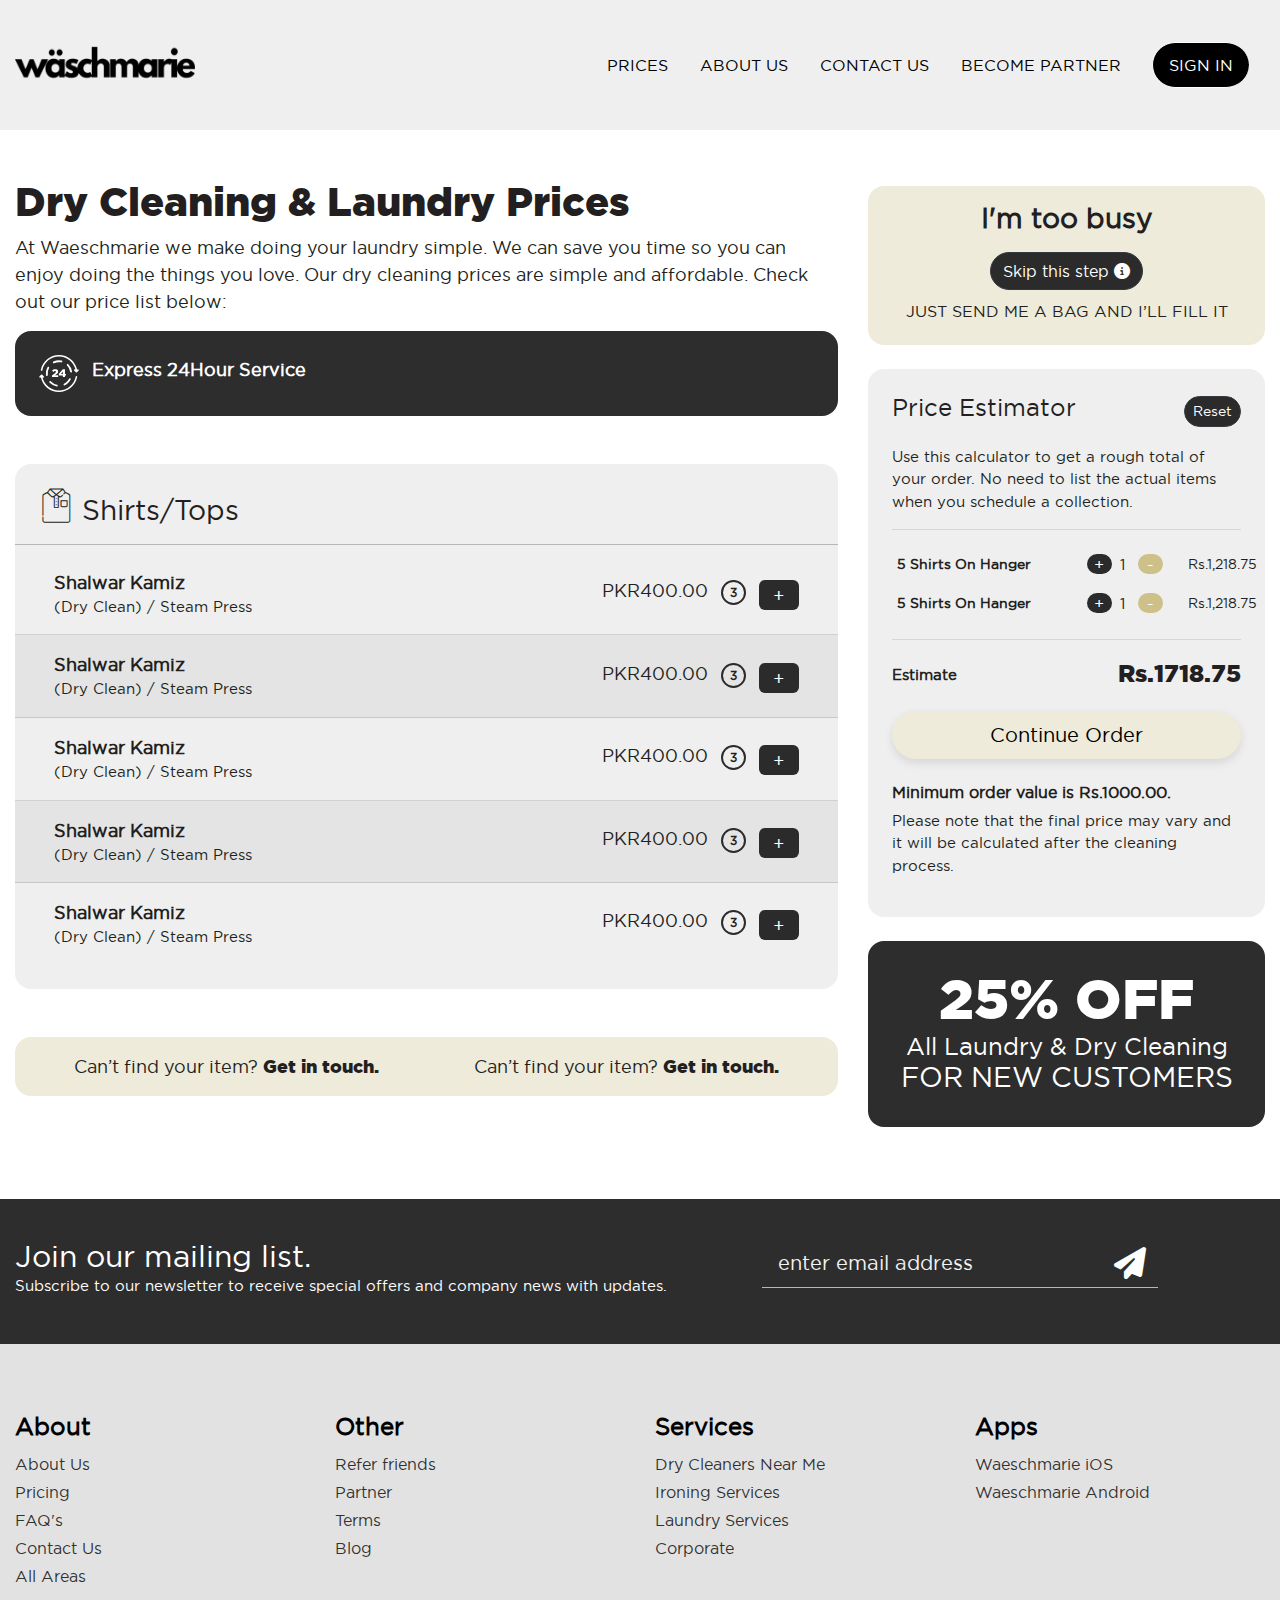
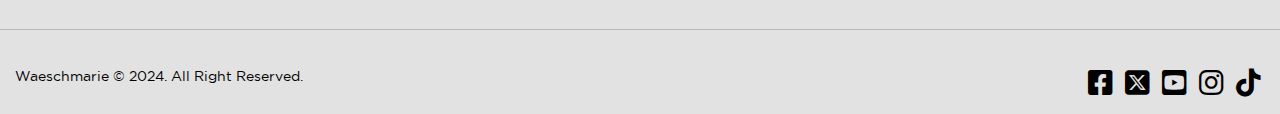
<file: all-prices.html>
<!DOCTYPE html>
<html lang="en">

<head>
    <meta charset="utf-8">
    <meta http-equiv="X-UA-Compatible" content="IE=edge">
    <meta name="viewport" content="width=device-width, initial-scale=1">
    <title>Waeschmarie</title>
    <link type="text/css" rel="stylesheet" href="assets/css/bootstrap.min.css" media="">
    <link type="text/css" rel="stylesheet" href="assets/css/style.css" media="">
    <link type="text/css" rel="stylesheet" href="assets/css/icons.css" media="">
    <link type="text/css" rel="stylesheet" href="assets/css/fontawesome-all.css" media="">

    <link rel="preload" as="font" href="assets/fonts/gothamblack-regular-webfont.woff2" type="font/woff" crossorigin="">
    <link rel="preload" as="font" href="assets/fonts/gothamblack-regular-webfont.woff" type="font/woff" crossorigin="">
    <link rel="preload" as="font" href="assets/fonts/gothambook-regular-webfont.woff2" type="font/woff" crossorigin="">
    <link rel="preload" as="font" href="assets/fonts/gothambook-regular-webfont.woff" type="font/woff" crossorigin="">
    <link rel="preload" as="font" href="assets/fonts/font-style.woff" type="font/woff" crossorigin="">
</head>

<body id="body_area">

    <header class="header page-header bg-light" id="navbar-top">
        <div class="container">
            <div class="row align-items-center">
                <div class="col-lg-2 col-md-12 col-12" id="logo_area">
                    <button class="navbar-toggler float-right" type="button" data-toggle="collapse"
                        data-target="#navbarResponsive" aria-controls="navbarResponsive" aria-expanded="false"
                        aria-label="Toggle navigation">
                        <span class="navbar-toggler-icon text-white"></span>
                    </button>
                    <a class="logo" href="index.html" rel="home"><img width="180" height=""
                            src="assets/images/name-logo.png" alt="Waeschmarie"></a>
                    <a class="logo-fixed" href="#" rel="home"><img width="160" height="69"
                            src="assets/images/name-logo.png" alt="Waeschmarie"></a>
                </div>
                <div class="col-lg-10 col-md-12 col-12 text-right" id="main_menu">
                    <nav class="navigation navbar navbar-expand-lg" id="main-navigation" itemscope="itemscope"
                        itemtype="http://schema.org/SiteNavigationElement">
                        <div class="collapse navbar-collapse" id="navbarResponsive">
                            <ul class="main-menu">
                                <li class="active"><a href="prices.html">Prices</a></li>
                                <li class="active"><a href="about-us.html">About US</a></li>
                                <li><a href="contact-us.html">Contact Us</a></li>
                                <li><a href="partner.html">Become Partner</a></li>
                                <li class="sign-in">
                                    <a href="sign-in.html">Sign In</a>
                                </li>
                            </ul>
                        </div>
                    </nav>
                </div>
            </div>
        </div>
    </header>



    <div class="container py-5">
        <div class="row">

            <div class="col-lg-8">
                <h1 class="ff-gothamblack">Dry Cleaning &amp; Laundry Prices</h1>
                <p>At Waeschmarie we make doing your laundry simple. We can save you time so you can enjoy doing the
                    things you love. Our dry cleaning prices are simple and affordable. Check out our price list below:
                </p>

                <div class="bg-dark rounded-xl text-white p-2 p-md-4 my-3">
                    <div class="form-row align-items-center">
                        <div class="col-md-6 py-2 py-md-0 font-weight-bold align-self-center">
                            <img class="img-fluid mr-2" src="/assets/images/24h.svg" alt="Express 24Hour Service">
                            <span class="d-inline-block">Express 24Hour Service</span>
                        </div>
                    </div>
                </div>
                <div class="order-services">

                 <!-- ************** Package detail card ************* -->

                    <div class="order-list-items">

                        <div class="bg-light price-item mix category-1 py-3 py-lg-4 my-md-5 my-4">
                            <h2 class="h3 border-bottom pb-3 px-4"><i class="icon icon-shirts fa-lg"></i> Shirts/Tops
                            </h2>
                            <ul class="list-group list-group-flush">
                                <li class="list-group-item d-flex align-items-center py-3 px-4">
                                    <div class="col-lg-8">
                                        <div>Shalwar Kamiz </div>
                                        <div class="list-group-item-desc">
                                            (Dry Clean) / Steam Press </div>
                                    </div>
                                    <div class="col-lg-4 text-right">
                                        <div class="d-inline-block font-weight-normal">PKR400.00</div>
                                        <span class="qty in-cart-qty ml-2 " id="qty116">3</span>
                                        <button type="button" class="btn btn-dark plus ml-2 action-item">+</button>
                                    </div>
                                </li>
                                <li class="list-group-item d-flex align-items-center py-3 px-4">
                                    <div class="col-lg-8">
                                        <div>Shalwar Kamiz </div>
                                        <div class="list-group-item-desc">
                                            (Dry Clean) / Steam Press </div>
                                    </div>
                                    <div class="col-lg-4 text-right">
                                        <div class="d-inline-block font-weight-normal">PKR400.00</div>
                                        <span class="qty in-cart-qty ml-2 " id="qty116">3</span>
                                        <button type="button" class="btn btn-dark plus ml-2 action-item">+</button>
                                    </div>
                                </li>
                                <li class="list-group-item d-flex align-items-center py-3 px-4">
                                    <div class="col-lg-8">
                                        <div>Shalwar Kamiz </div>
                                        <div class="list-group-item-desc">
                                            (Dry Clean) / Steam Press </div>
                                    </div>
                                    <div class="col-lg-4 text-right">
                                        <div class="d-inline-block font-weight-normal">PKR400.00</div>
                                        <span class="qty in-cart-qty ml-2 " id="qty116">3</span>
                                        <button type="button" class="btn btn-dark plus ml-2 action-item">+</button>
                                    </div>
                                </li>
                                <li class="list-group-item d-flex align-items-center py-3 px-4">
                                    <div class="col-lg-8">
                                        <div>Shalwar Kamiz </div>
                                        <div class="list-group-item-desc">
                                            (Dry Clean) / Steam Press </div>
                                    </div>
                                    <div class="col-lg-4 text-right">
                                        <div class="d-inline-block font-weight-normal">PKR400.00</div>
                                        <span class="qty in-cart-qty ml-2 " id="qty116">3</span>
                                        <button type="button" class="btn btn-dark plus ml-2 action-item">+</button>
                                    </div>
                                </li>
                                <li class="list-group-item d-flex align-items-center py-3 px-4">
                                    <div class="col-lg-8">
                                        <div>Shalwar Kamiz </div>
                                        <div class="list-group-item-desc">
                                            (Dry Clean) / Steam Press </div>
                                    </div>
                                    <div class="col-lg-4 text-right">
                                        <div class="d-inline-block font-weight-normal">PKR400.00</div>
                                        <span class="qty in-cart-qty ml-2 " id="qty116">3</span>
                                        <button type="button" class="btn btn-dark plus ml-2 action-item">+</button>
                                    </div>
                                </li>
                            </ul>
                        </div>

                    </div>

                </div>
                <div class="bg-primary rounded-xl p-3 my-4">
                    <div class="form-row align-items-center text-center">
                        <div class="col-md-6">Can’t find your item? <strong class="ff-gothamblack">Get in
                                touch.</strong></div>
                        <div class="col-md-6">Can’t find your item? <strong class="ff-gothamblack">Get in
                                touch.</strong></div>
                    </div>
                </div>
            </div>

            <!-- --- right side --- -->

            <div class="col-lg-4 price-estimate-container">
                <form id="">
                    <div class="bg-primary py-2 py-lg-3 text-center rounded-xl px-3 px-lg-4 my-2 mb-md-4">
                        <h3 class="font-weight-bold">I'm too busy</h3>
                        <a href="" class="btn btn-dark rounded-pill my-2" id="">Skip this step <i
                                class="fas fa-info-circle"></i></a>
                        <div class="pt-1 h6">JUST SEND ME A BAG AND I’LL FILL IT</div>

                    </div>
                    <div class="bg-light price-summary px-3 px-lg-4 mb-md-4 sidebar">
                        <div class="d-flex align-items-center justify-content-between pt-4 pb-3">
                            <div>
                                <h3 class="h4">Price Estimator</h3>
                            </div>
                            <div>
                                <a href="" class="btn btn-sm btn-dark rounded-pill">Reset</a>
                                <button type="button"
                                    class="btn btn-sm btn-dark rounded-pill d-inline-block d-md-none close"
                                    data-dismiss="modal" aria-label="Close">Close</button>
                            </div>
                        </div>
                        <p class="mb-3">Use this calculator to get a rough total of your order. No need to list the
                            actual items when you schedule a collection.</p>
                        <div class="cart-list py-3">

                            <div class="form-row mx-0 py-2">
                                <div class="col-6 cart-name">5 Shirts On Hanger</div>
                                <div class="col-4 cart-qty">
                                    <button type="button"
                                        class="plus add-item-cart action-item rounded-pill">+</button><span
                                        class="mx-2">1</span>
                                    <button class="minus remove-item-cart action-item rounded-pill">-</button>
                                </div>
                                <div class="col-2 cart-price">Rs.1,218.75</div>
                            </div>

                            <div class="form-row mx-0 py-2">
                                <div class="col-6 cart-name">5 Shirts On Hanger</div>
                                <div class="col-4 cart-qty">
                                    <button type="button"
                                        class="plus add-item-cart action-item rounded-pill">+</button><span
                                        class="mx-2">1</span>
                                    <button class="minus remove-item-cart action-item rounded-pill">-</button>
                                </div>
                                <div class="col-2 cart-price">Rs.1,218.75</div>
                            </div>


                        </div>

                        <div class="price-estimate form-row py-3">
                            <div class="col-6 col-sm-8">
                                <span class="price-summary-text d-inline-block font-weight-bold py-2">Estimate</span>
                            </div>
                            <div class="col-6 col-sm-4">
                                <span class="price-estimate-amount ff-gothamblack">Rs.1718.75</span>
                            </div>
                        </div>
                        <button type="button"
                            class="btn btn-lg btn-primary btn-block rounded-pill continue-order">Continue Order</button>
                        <div class="py-4">
                            <h6 class="font-weight-bold">Minimum order value is Rs.<span
                                    class="minimum-order-amount">1000.00</span>.</h6>
                            <p>Please note that the final price may vary and it will be calculated after the cleaning
                                process.</p>
                        </div>
                    </div>
                    <div class="bg-dark rounded-xl p-2 p-lg-4 my-2 my-lg-4 text-white text-center customer-offer">
                        <div class="ff-gothamblack display-4">25% OFF</div>
                        <div class="h4 mb-0">All Laundry &amp; Dry Cleaning <span class="d-block h3">FOR NEW
                                CUSTOMERS</span></div>
                    </div>
                </form>
            </div>


        </div>
    </div>



    <!-- === News letter === -->
    <div class="newsletter bg-dark d-none d-md-block">
        <div class="container">
            <div class="row">
                <div class="col-md-6 col-lg-7">
                    <h3>Join our mailing list.</h3>
                    <p>Subscribe to our newsletter to receive special offers and company news with updates.</p>
                </div>
                <div class="col-md-6 col-lg-4">

                    <form autocomplete="off" id="frm_subscriber" name="frm_subscriber" method="post" action="#">
                        <div class="form-group">
                            <div class="input-group  border-bottom mb-3">
                                <input type="text" name="subscriber_email_address" id="subscriber_email_address"
                                    class="form-control form-control-lg bg-transparent border-0 text-white rounded-0"
                                    placeholder="enter email address" aria-label="enter email address">
                                <div class="input-group-append">
                                    <button type="submit" id="btn_subscriber" name="btn_subscriber"
                                        class="input-group-text bg-transparent border-0 text-white"><i
                                            class="fas fa-paper-plane fa-2x"></i></button>
                                </div>
                            </div>
                        </div>
                    </form>
                </div>
            </div>
        </div>
    </div>
    <!-- === footer === -->
    <footer class="footer">
        <div class="footer-main-nav pt-4 pt-md-5 pb-3 pb-md-4">
            <div class="container">
                <div class="row">
                    <div class="col-6 col-lg-3 mb-3">
                        <h4>About</h4>
                        <ul class="list-angle-right">
                            <li><a href="about-us.html">About Us</a></li>
                            <li><a href="#">Pricing</a></li>
                            <li><a href="#">FAQ's</a></li>
                            <li><a href="#">Contact Us</a></li>
                            <li><a href="#">All Areas</a></li>
                        </ul>
                    </div>
                    <div class="col-6 col-lg-3 mb-3">
                        <h4>Other</h4>
                        <ul class="list-angle-right">
                            <li><a href="#">Refer friends</a></li>
                            <li><a href="#">Partner</a></li>
                            <li><a href="#">Terms</a></li>
                            <li><a href="#">Blog</a></li>
                        </ul>
                    </div>
                    <div class="col-6 col-lg-3 mb-3">
                        <h4>Services</h4>
                        <ul class="list-angle-right">
                            <li><a href="#">Dry Cleaners Near Me</a></li>
                            <li><a href="#">Ironing Services</a></li>
                            <li><a href="#">Laundry Services</a></li>
                            <li><a href="#">Corporate</a></li>
                        </ul>
                    </div>
                    <div class="col-6 col-lg-3 mb-3">
                        <h4>Apps</h4>
                        <ul class="list-angle-right">
                            <li><a href="#" target="_blank">Waeschmarie iOS</a></li>
                            <li><a href="#" target="_blank">Waeschmarie Android</a></li>
                        </ul>
                    </div>
                </div>
            </div>
        </div>
        <div class="footer-text">
            <div class="container">
                <div class="row border-top copyright align-items-center">
                    <div class="col-md-6 col-lg-6">
                        <p>Waeschmarie © 2024. All Right Reserved.</p>
                    </div>
                    <div class="col-md-6 col-lg-6 text-md-right text-lg-right pt-4">
                        <a class="mx-1" target="_blank" href="#"><i class="fab fa-facebook-square fa-2x"></i></a>
                        <a class="mx-1" target="_blank" href="#"><i class="fab fa-square-x-twitter fa-2x"></i></a>
                        <a class="mx-1" target="_blank" href="#"><i class="fab fa-youtube-square fa-2x"></i></a>
                        <a class="mx-1" target="_blank" href="#"><i class="fab fa-instagram fa-2x"></i></a>
                        <a class="mx-1" target="_blank" href="#"><i class="fab fa-tiktok fa-2x"></i></a>
                    </div>
                </div>
            </div>
        </div>

    </footer>

    <script type="text/javascript" src="assets/js/jquery-3.4.1.min.js" charset="UTF-8"></script>
    <script type="text/javascript" src="assets/js/bootstrap.bundle.min.js" charset="UTF-8"></script>
    <script type="text/javascript" src="assets/js/script.js" charset="UTF-8"></script>
    <script src="https://ajax.googleapis.com/ajax/libs/jquery/1.11.1/jquery.min.js"></script>
    <script src="//maxcdn.bootstrapcdn.com/bootstrap/3.2.0/js/bootstrap.min.js"></script>

</body>

</html>
</file>
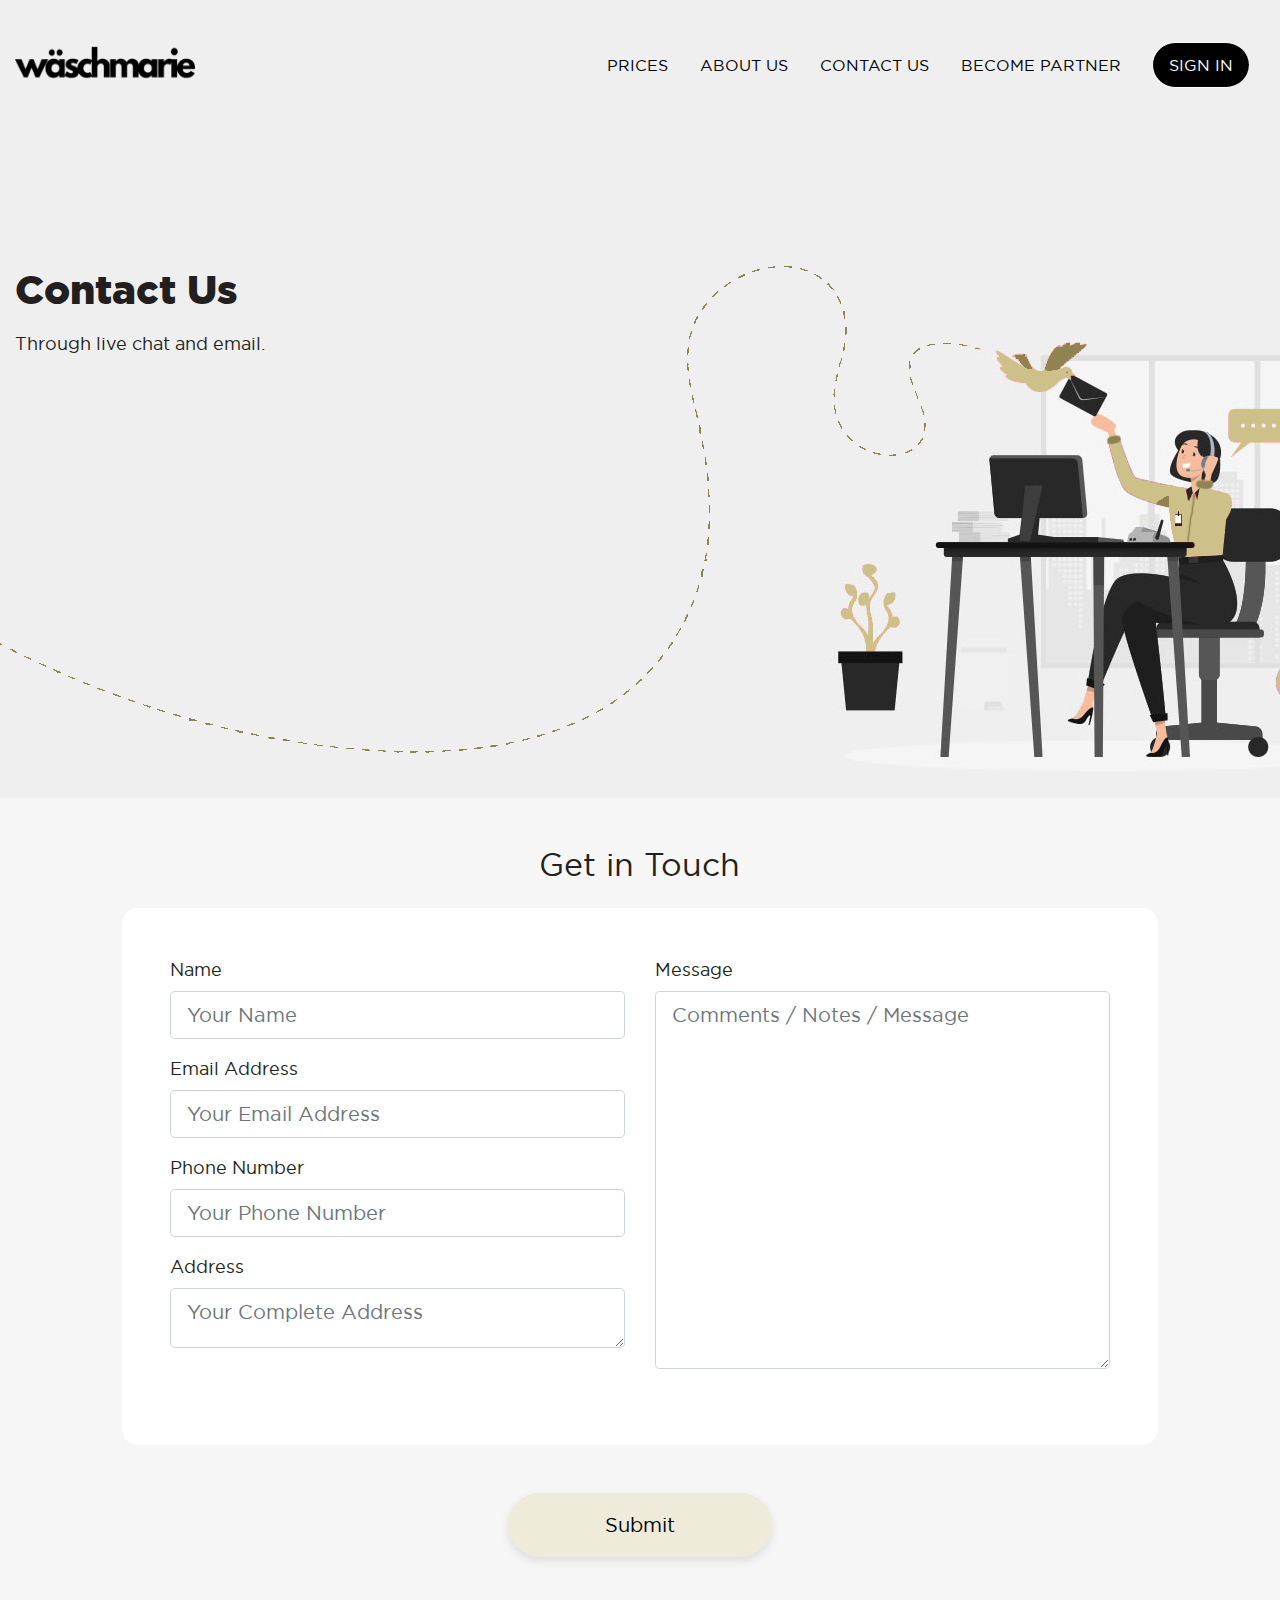
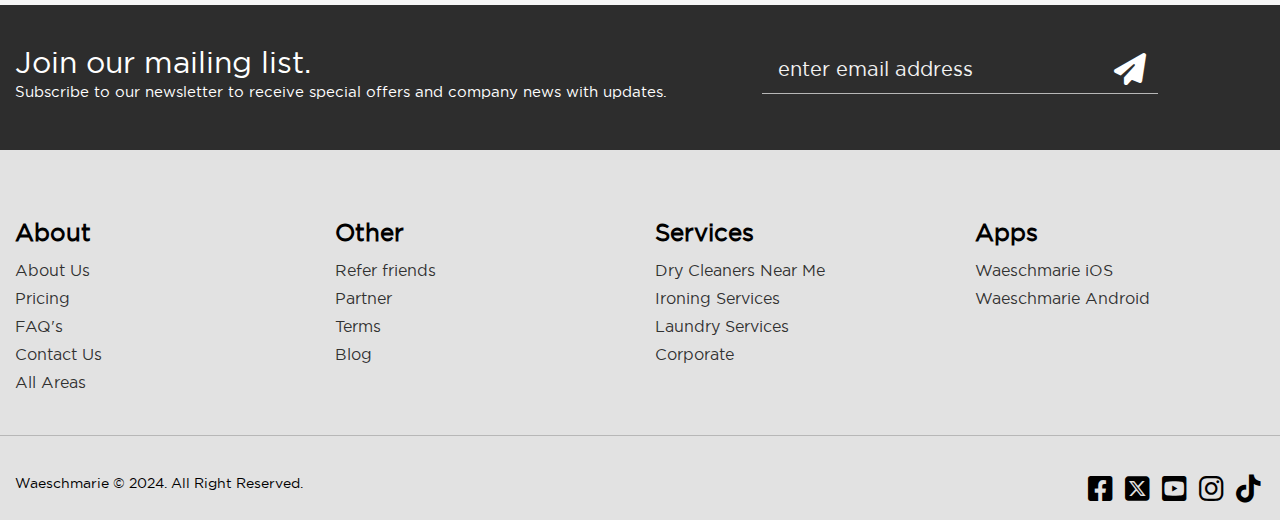
<file: contact-us.html>
<!DOCTYPE html>
<html lang="en">

<head>
    <meta charset="utf-8">
    <meta http-equiv="X-UA-Compatible" content="IE=edge">
    <meta name="viewport" content="width=device-width, initial-scale=1">
    <title>Waeschmarie</title>
    <link type="text/css" rel="stylesheet" href="assets/css/bootstrap.min.css" media="">
    <link type="text/css" rel="stylesheet" href="assets/css/style.css" media="">
    <link type="text/css" rel="stylesheet" href="assets/css/icons.css" media="">
    <link type="text/css" rel="stylesheet" href="assets/css/fontawesome-all.css" media="">

    <link rel="preload" as="font" href="assets/fonts/gothamblack-regular-webfont.woff2" type="font/woff" crossorigin="">
    <link rel="preload" as="font" href="assets/fonts/gothamblack-regular-webfont.woff" type="font/woff" crossorigin="">
    <link rel="preload" as="font" href="assets/fonts/gothambook-regular-webfont.woff2" type="font/woff" crossorigin="">
    <link rel="preload" as="font" href="assets/fonts/gothambook-regular-webfont.woff" type="font/woff" crossorigin="">
    <link rel="preload" as="font" href="assets/fonts/font-style.woff" type="font/woff" crossorigin="">
</head>

<body id="body_area">

    <header class="header page-header bg-light" id="navbar-top">
        <div class="container">
            <div class="row align-items-center">
                <div class="col-lg-2 col-md-12 col-12" id="logo_area">
                    <button class="navbar-toggler float-right" type="button" data-toggle="collapse"
                        data-target="#navbarResponsive" aria-controls="navbarResponsive" aria-expanded="false"
                        aria-label="Toggle navigation">
                        <span class="navbar-toggler-icon text-white"></span>
                    </button>
                    <a class="logo" href="index.html" rel="home"><img width="180" height=""
                            src="assets/images/name-logo.png" alt="Waeschmarie"></a>
                    <a class="logo-fixed" href="#" rel="home"><img width="160" height="69"
                            src="assets/images/name-logo.png" alt="Waeschmarie"></a>
                </div>
                <div class="col-lg-10 col-md-12 col-12 text-right" id="main_menu">
                    <nav class="navigation navbar navbar-expand-lg" id="main-navigation" itemscope="itemscope"
                        itemtype="http://schema.org/SiteNavigationElement">
                        <div class="collapse navbar-collapse" id="navbarResponsive">
                            <ul class="main-menu">
                                <li class="active"><a href="prices.html">Prices</a></li>
                                <li class="active"><a href="about-us.html">About US</a></li>
                                <li><a href="contact-us.html">Contact Us</a></li>
                                <li><a href="partner.html">Become Partner</a></li>
                                <li class="sign-in">
                                    <a href="sign-in.html">Sign In</a>
                                </li>
                            </ul>
                        </div>
                    </nav>
                </div>
            </div>
        </div>
    </header>

    <div class="page-section bg-light page-contact" style="background-image:url(assets/images/contact-us-bg.png);">
        <div class="container py-md-3 py-1">
            <div class="row py-md-5 py-3 align-items-center">
                <div class="col-lg-6 py-md-5 py-3 page-contact-inner order-2 order-md-1">
                    <h1 class="ff-gothamblack mt-4 mb-3 text-center text-md-left">Contact Us</h1>
                    <p>Through live chat and email.</p>
                </div>
            </div>
        </div>
    </div>


    <!-- === Contact us Form === -->
    <div class="contact-today py-3 py-md-5">
        <div class="container">
            <div class="row">
                <div class="col-lg-10 offset-lg-1">
                    <h2 class="text-center mb-3 mb-md-4">Get in Touch</h2>
                    <form class="contact-form" id="" name="frm_contact" method="post"
                        novalidate="novalidate" onsubmit="return false">
                        <div class="bg-white rounded-xl p-3 p-md-5">
                            <div class="row">
                                <div class="col-lg-6">
                                    <div class="form-group mb-3">
                                        <label>Name</label>
                                        <input type="text" class="form-control form-control-lg" placeholder="Your Name"
                                            id="name" name="name">

                                    </div>
                                    <div class="form-group mb-3">
                                        <label>Email Address</label>
                                        <input type="text" class="form-control form-control-lg"
                                            placeholder="Your Email Address" id="email_address" name="email_address">
                                    </div>
                                    <div class="form-group mb-3">
                                        <label>Phone Number</label>
                                        <input type="text" class="form-control form-control-lg only-number"
                                            placeholder="Your Phone Number" id="phone_number" name="phone_number">
                                    </div>
                                    <div class="form-group mb-3">
                                        <label>Address</label>
                                        <textarea class="form-control form-control-lg"
                                            placeholder="Your Complete Address" style="height:60px;" id="address"
                                            name="address"></textarea>
                                    </div>
                                </div>
                                <div class="col-lg-6">
                                    <div class="form-group mb-4 pb-1">
                                        <label>Message</label>
                                        <textarea rows="12" cols="8" class="form-control form-control-lg" type="text"
                                            name="message" placeholder="Comments / Notes / Message"></textarea>
                                    </div>

                                </div>
                            </div>

                        </div>
                        <button type="submit" id="btn_contact" name="btn_contact"
                            class="btn btn-primary btn-lg d-table mx-auto mt-4 mt-md-5 rounded-pill px-5 py-3"><span
                                class="px-5">Submit</span></button>
                    </form>
                </div>
            </div>
        </div>
    </div>


    <!-- === News letter === -->
    <div class="newsletter bg-dark d-none d-md-block">
        <div class="container">
            <div class="row">
                <div class="col-md-6 col-lg-7">
                    <h3>Join our mailing list.</h3>
                    <p>Subscribe to our newsletter to receive special offers and company news with updates.</p>
                </div>
                <div class="col-md-6 col-lg-4">

                    <form autocomplete="off" id="frm_subscriber" name="frm_subscriber" method="post" action="#">
                        <div class="form-group">
                            <div class="input-group  border-bottom mb-3">
                                <input type="text" name="subscriber_email_address" id="subscriber_email_address"
                                    class="form-control form-control-lg bg-transparent border-0 text-white rounded-0"
                                    placeholder="enter email address" aria-label="enter email address">
                                <div class="input-group-append">
                                    <button type="submit" id="btn_subscriber" name="btn_subscriber"
                                        class="input-group-text bg-transparent border-0 text-white"><i
                                            class="fas fa-paper-plane fa-2x"></i></button>
                                </div>
                            </div>
                        </div>
                    </form>
                </div>
            </div>
        </div>
    </div>
    <!-- === footer === -->
    <footer class="footer">
        <div class="footer-main-nav pt-4 pt-md-5 pb-3 pb-md-4">
            <div class="container">
                <div class="row">
                    <div class="col-6 col-lg-3 mb-3">
                        <h4>About</h4>
                        <ul class="list-angle-right">
                            <li><a href="about-us.html">About Us</a></li>
                            <li><a href="#">Pricing</a></li>
                            <li><a href="#">FAQ's</a></li>
                            <li><a href="#">Contact Us</a></li>
                            <li><a href="#">All Areas</a></li>
                        </ul>
                    </div>
                    <div class="col-6 col-lg-3 mb-3">
                        <h4>Other</h4>
                        <ul class="list-angle-right">
                            <li><a href="#">Refer friends</a></li>
                            <li><a href="#">Partner</a></li>
                            <li><a href="#">Terms</a></li>
                            <li><a href="#">Blog</a></li>
                        </ul>
                    </div>
                    <div class="col-6 col-lg-3 mb-3">
                        <h4>Services</h4>
                        <ul class="list-angle-right">
                            <li><a href="#">Dry Cleaners Near Me</a></li>
                            <li><a href="#">Ironing Services</a></li>
                            <li><a href="#">Laundry Services</a></li>
                            <li><a href="#">Corporate</a></li>
                        </ul>
                    </div>
                    <div class="col-6 col-lg-3 mb-3">
                        <h4>Apps</h4>
                        <ul class="list-angle-right">
                            <li><a href="#" target="_blank">Waeschmarie iOS</a></li>
                            <li><a href="#" target="_blank">Waeschmarie Android</a></li>
                        </ul>
                    </div>
                </div>
            </div>
        </div>
        <div class="footer-text">
            <div class="container">
                <div class="row border-top copyright align-items-center">
                    <div class="col-md-6 col-lg-6">
                        <p>Waeschmarie © 2024. All Right Reserved.</p>
                    </div>
                    <div class="col-md-6 col-lg-6 text-md-right text-lg-right pt-4">
                        <a class="mx-1" target="_blank" href="#"><i class="fab fa-facebook-square fa-2x"></i></a>
                        <a class="mx-1" target="_blank" href="#"><i class="fab fa-square-x-twitter fa-2x"></i></a>
                        <a class="mx-1" target="_blank" href="#"><i class="fab fa-youtube-square fa-2x"></i></a>
                        <a class="mx-1" target="_blank" href="#"><i class="fab fa-instagram fa-2x"></i></a>
                        <a class="mx-1" target="_blank" href="#"><i class="fab fa-tiktok fa-2x"></i></a>
                    </div>
                </div>
            </div>
        </div>

    </footer>

    <script type="text/javascript" src="assets/js/jquery-3.4.1.min.js" charset="UTF-8"></script>
    <script type="text/javascript" src="assets/js/bootstrap.bundle.min.js" charset="UTF-8"></script>
    <script type="text/javascript" src="assets/js/script.js" charset="UTF-8"></script>


</body>

</html>
</file>
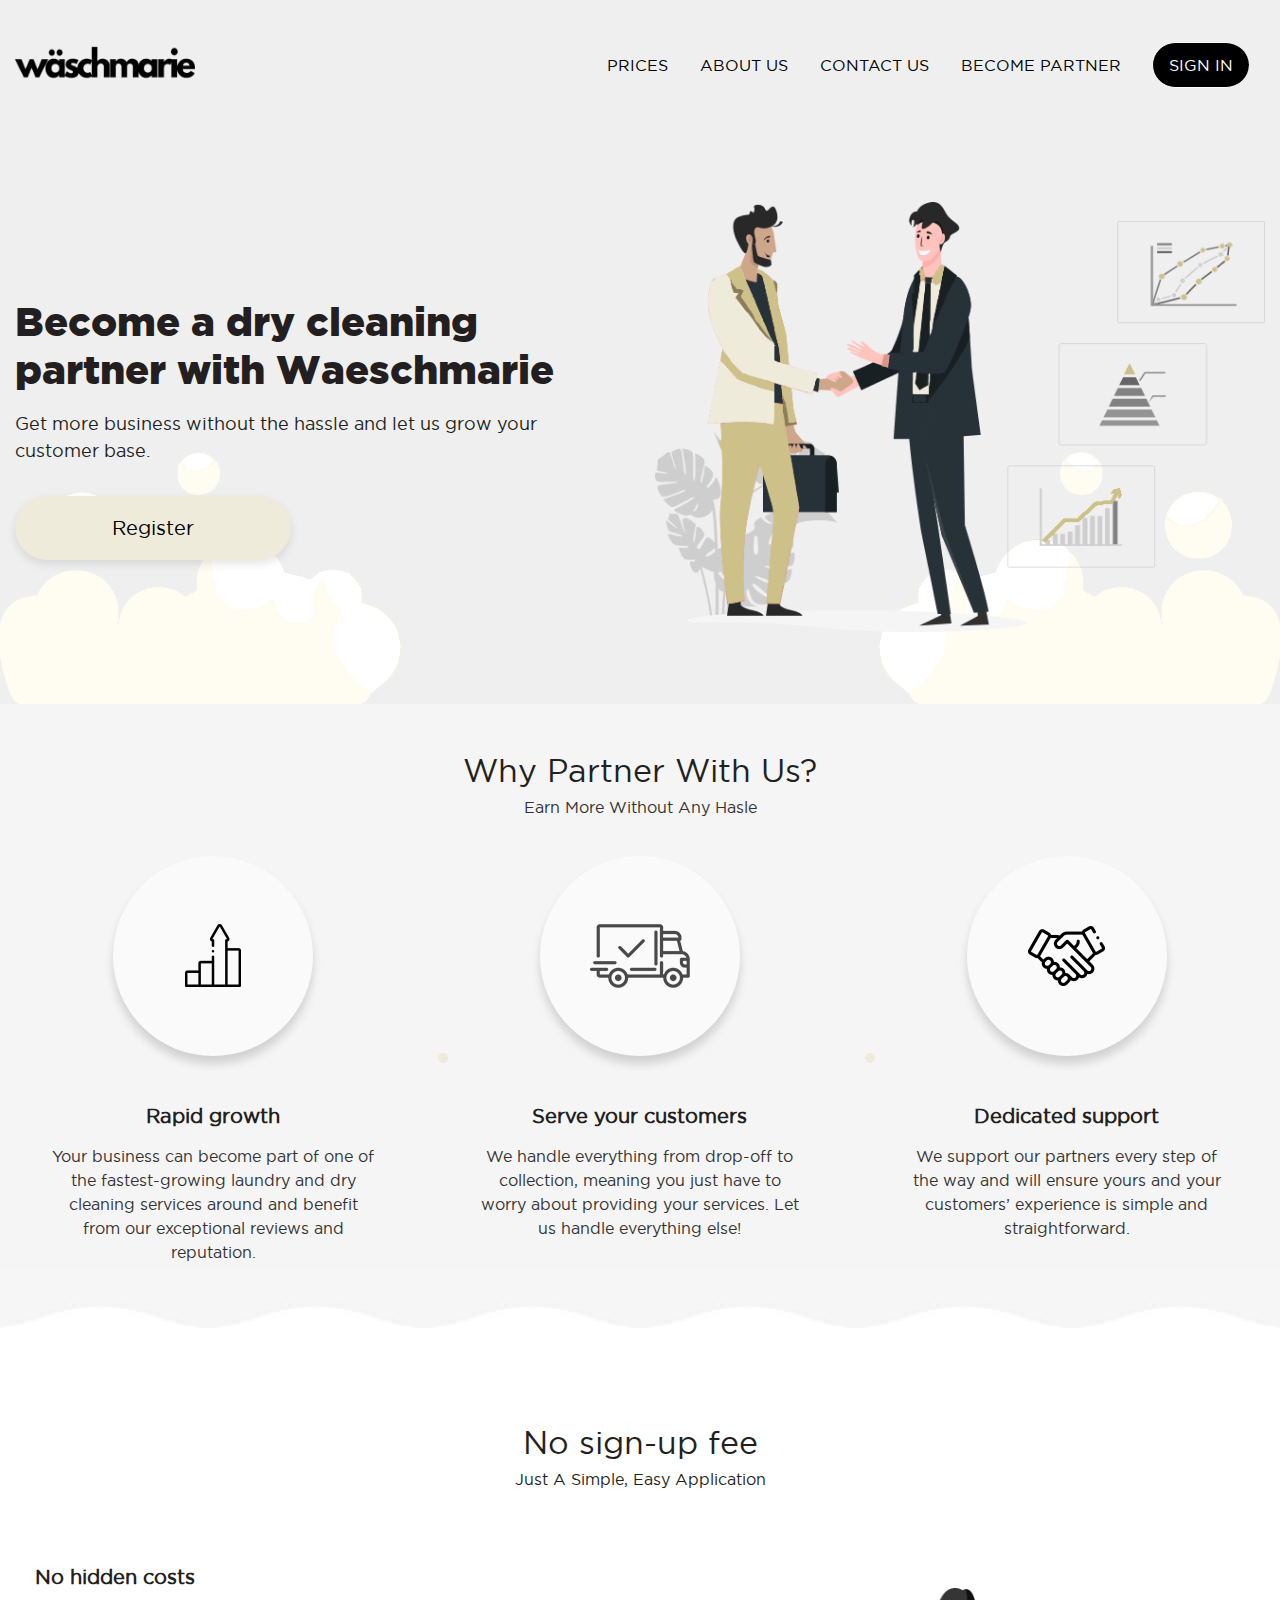
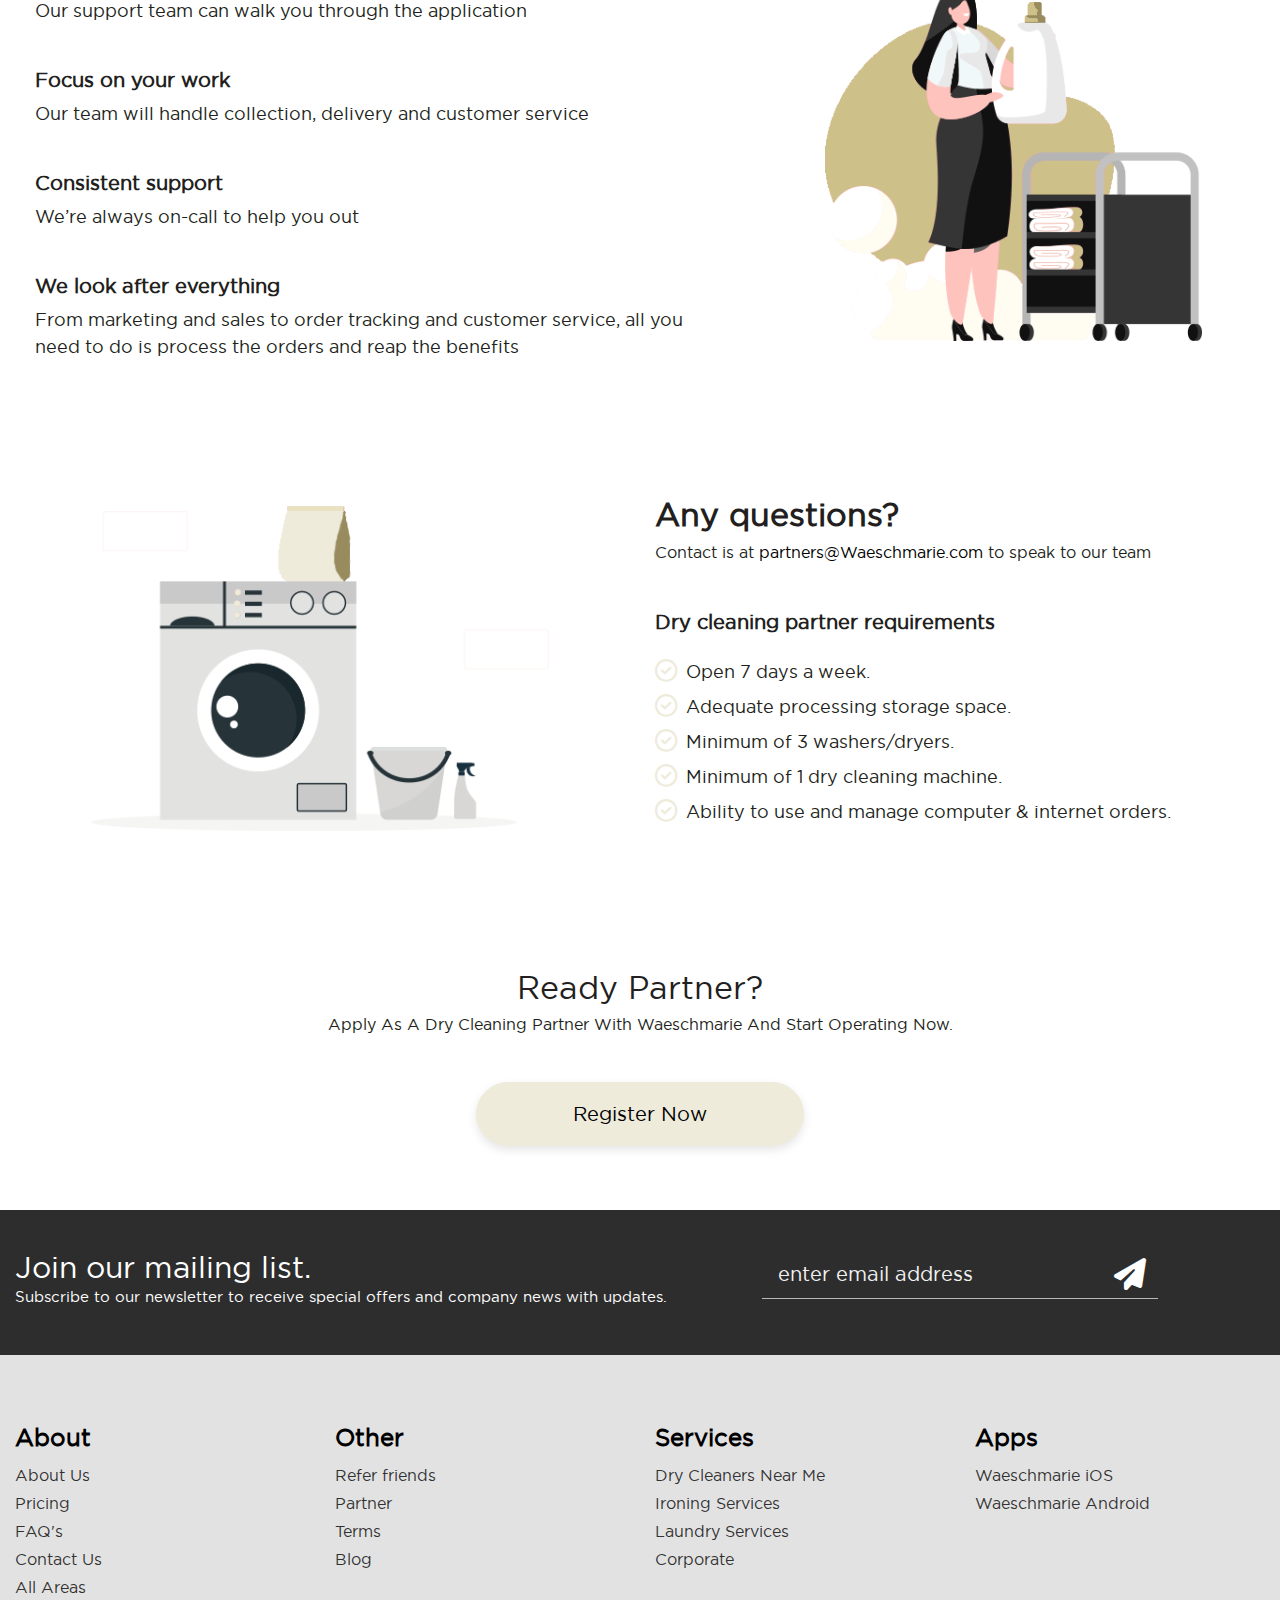
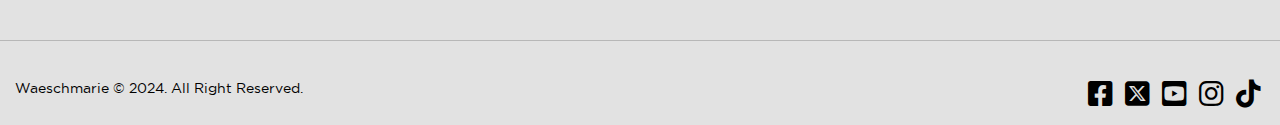
<file: partner.html>
<!DOCTYPE html>
<html lang="en">

<head>
    <meta charset="utf-8">
    <meta http-equiv="X-UA-Compatible" content="IE=edge">
    <meta name="viewport" content="width=device-width, initial-scale=1">
    <title>Waeschmarie</title>
    <link type="text/css" rel="stylesheet" href="assets/css/bootstrap.min.css" media="">
    <link type="text/css" rel="stylesheet" href="assets/css/style.css" media="">
    <link type="text/css" rel="stylesheet" href="assets/css/icons.css" media="">
    <link type="text/css" rel="stylesheet" href="assets/css/fontawesome-all.css" media="">

    <link rel="preload" as="font" href="assets/fonts/gothamblack-regular-webfont.woff2" type="font/woff" crossorigin="">
    <link rel="preload" as="font" href="assets/fonts/gothamblack-regular-webfont.woff" type="font/woff" crossorigin="">
    <link rel="preload" as="font" href="assets/fonts/gothambook-regular-webfont.woff2" type="font/woff" crossorigin="">
    <link rel="preload" as="font" href="assets/fonts/gothambook-regular-webfont.woff" type="font/woff" crossorigin="">
    <link rel="preload" as="font" href="assets/fonts/font-style.woff" type="font/woff" crossorigin="">
</head>

<body id="body_area">

    <header class="header page-header bg-light" id="navbar-top">
        <div class="container">
            <div class="row align-items-center">
                <div class="col-lg-2 col-md-12 col-12" id="logo_area">
                    <button class="navbar-toggler float-right" type="button" data-toggle="collapse"
                        data-target="#navbarResponsive" aria-controls="navbarResponsive" aria-expanded="false"
                        aria-label="Toggle navigation">
                        <span class="navbar-toggler-icon text-white"></span>
                    </button>
                    <a class="logo" href="index.html" rel="home"><img width="180" height=""
                            src="assets/images/name-logo.png" alt="Waeschmarie"></a>
                    <a class="logo-fixed" href="#" rel="home"><img width="160" height="69"
                            src="assets/images/name-logo.png" alt="Waeschmarie"></a>
                </div>
                <div class="col-lg-10 col-md-12 col-12 text-right" id="main_menu">
                    <nav class="navigation navbar navbar-expand-lg" id="main-navigation" itemscope="itemscope"
                        itemtype="http://schema.org/SiteNavigationElement">
                        <div class="collapse navbar-collapse" id="navbarResponsive">
                            <ul class="main-menu">
                                <li class="active"><a href="prices.html">Prices</a></li>
                                <li class="active"><a href="about-us.html">About US</a></li>
                                <li><a href="contact-us.html">Contact Us</a></li>
                                <li><a href="partner.html">Become Partner</a></li>
                                <li class="sign-in">
                                    <a href="sign-in.html">Sign In</a>
                                </li>
                            </ul>
                        </div>
                    </nav>
                </div>
            </div>
        </div>
    </header>

    <div class="page-section bg-bubbles bg-light py-3 py-md-4">
        <div class="container">
            <div class="row align-items-center">
                <div class="col-lg-6 py-md-5 py-3 order-2 order-md-1">
                    <h1 class="ff-gothamblack mt-4 mb-3">Become a dry cleaning <br>partner with Waeschmarie</h1>
                    <p>Get more business without the hassle and let us grow your customer base.</p>
                    <a href="register.html" class="btn btn-primary btn-lg mt-3 rounded-pill px-5 py-3"><span
                            class="px-5">Register</span></a>
                </div>
                <div class="col-lg-6 text-right py-md-5 py-3 order-1 order-md-2 d-none d-md-block">
                    <img class="img-fluid" src="assets/images/partner-new.png" alt="">
                </div>
            </div>
        </div>
    </div>

    <!-- === Partner Us === -->
    <div class="partner-us py-3 py-md-5">
        <div class="container">
            <div class="row">
                <div class="col-lg-12">
                    <h2 class="text-center mb-2">Why Partner With Us?</h2>
                    <p class="text-center text-capitalize h6">Earn more without any hasle</p>
                </div>
                <div class="col-6 col-md-4 text-center px-3 px-md-5 dotted">
                    <div
                        class="how-it-work-image rounded-circle mx-auto d-flex align-items-center justify-content-center mb-5">
                        <img src="assets/images/growth.png" class="img-fluid" alt="">
                    </div>
                    <h3 class="h5 font-weight-bold">Rapid growth</h3>
                    <p>Your business can become part of one of the fastest-growing laundry and dry cleaning services
                        around and benefit from our exceptional reviews and reputation.</p>
                </div>
                <div class="col-6 col-md-4 text-center px-3 px-md-5 dotted">
                    <div
                        class="how-it-work-image rounded-circle mx-auto d-flex align-items-center justify-content-center mb-5">
                        <img src="assets/images/hw-2.png" class="img-fluid" alt="">
                    </div>
                    <h3 class="h5 font-weight-bold">Serve your customers</h3>
                    <p>We handle everything from drop-off to collection, meaning you just have to worry about providing
                        your services. Let us handle everything else!</p>
                </div>
                <div class="col-6 col-md-4 text-center px-3 px-md-5 dotted">
                    <div
                        class="how-it-work-image rounded-circle mx-auto d-flex align-items-center justify-content-center mb-5">
                        <img src="assets/images/hand-shake.png" class="img-fluid" alt="">
                    </div>
                    <h3 class="h5 font-weight-bold">Dedicated support</h3>
                    <p>We support our partners every step of the way and will ensure yours and your customers’
                        experience is simple and straightforward.</p>
                </div>


            </div>
        </div>
    </div>

    <!-- === No signup fee === -->
    <div class="py-3 py-md-5">
        <div class="container">
            <div class="row align-items-center">
                <div class="col-lg-12 py-3 py-md-5">
                    <h2 class="text-center mb-2">No sign-up fee</h2>
                    <p class="text-center text-capitalize h6">Just a simple, easy application</p>
                </div>
                <div class="col-lg-7">
                    <div class="list-group list-group-flush">
                        <div class="list-group-item border-0 my-2">
                            <h3 class="h5 font-weight-bold mb-2">No hidden costs</h3>
                            <p class="mb-1">Our support team can walk you through the application</p>
                        </div>
                        <div class="list-group-item border-0 my-2">
                            <h3 class="h5 font-weight-bold mb-2">Focus on your work</h3>
                            <p class="mb-1">Our team will handle collection, delivery and customer service</p>
                        </div>
                        <div class="list-group-item border-0 my-2">
                            <h3 class="h5 font-weight-bold mb-2">Consistent support</h3>
                            <p class="mb-1">We’re always on-call to help you out</p>
                        </div>
                        <div class="list-group-item border-0 my-2">
                            <h3 class="h5 font-weight-bold mb-2">We look after everything</h3>
                            <p class="mb-1">From marketing and sales to order tracking and customer service, all you
                                need to do is process the orders and reap the benefits</p>
                        </div>
                    </div>
                </div>
                <div class="col-sm-6 col-lg-5 text-center">
                    <img src="assets/images/facility-support-team-new.png" class="img-fluid w-75" alt="">
                </div>
            </div>
        </div>
    </div>

    <!-- === Any Question === -->
    <div class="py-3 py-md-5">
        <div class="container py-0 py-md-3">
            <div class="row align-items-center">
                <div class="col-sm-6 col-lg-6 text-center order-2 order-md-1">
                    <img src="assets/images/laundry-washing-machine.png" class="img-fluid w-75" alt="">
                </div>
                <div class="col-lg-6 order-1 order-md-2">
                    <h2 class="font-weight-bold mb-2">Any questions?</h2>
                    <p class="h6">Contact is at <a href="#">partners@Waeschmarie.com</a>
                        to speak to our team</p>
                    <h3 class="h5 font-weight-bold mt-3 mt-md-5 mb-3">Dry cleaning partner requirements</h3>
                    <ul class="list-unstyled">
                        <li class="pt-2"><i class="far fa-check-circle mr-2 text-primary fa-lg"></i>Open 7 days a week.
                        </li>
                        <li class="pt-2"><i class="far fa-check-circle mr-2 text-primary fa-lg"></i>Adequate processing
                            storage space.</li>
                        <li class="pt-2"><i class="far fa-check-circle mr-2 text-primary fa-lg"></i>Minimum of 3
                            washers/dryers.</li>
                        <li class="pt-2"><i class="far fa-check-circle mr-2 text-primary fa-lg"></i>Minimum of 1 dry
                            cleaning machine.</li>
                        <li class="pt-2"><i class="far fa-check-circle mr-2 text-primary fa-lg"></i>Ability to use and
                            manage computer &amp; internet orders.</li>
                    </ul>
                </div>

            </div>
        </div>
    </div>

    <!-- === Ready Partner === -->
    <div class="py-3 py-md-5">
        <div class="container">
            <div class="row align-items-center">
                <div class="col-lg-12 py-3">
                    <h2 class="text-center mb-2">Ready Partner?</h2>
                    <p class="text-center text-capitalize h6">Apply as a dry cleaning partner with Waeschmarie and
                        start operating now.</p>
                    <a href="register.html"
                        class="btn btn-primary btn-lg d-table mx-auto mt-4 mt-md-5 rounded-pill px-5 py-3"><span
                            class="px-5">Register Now</span></a>
                </div>

            </div>
        </div>
    </div>

    <!-- === News letter === -->
    <div class="newsletter bg-dark d-none d-md-block">
        <div class="container">
            <div class="row">
                <div class="col-md-6 col-lg-7">
                    <h3>Join our mailing list.</h3>
                    <p>Subscribe to our newsletter to receive special offers and company news with updates.</p>
                </div>
                <div class="col-md-6 col-lg-4">

                    <form autocomplete="off" id="frm_subscriber" name="frm_subscriber" method="post" action="#">
                        <div class="form-group">
                            <div class="input-group  border-bottom mb-3">
                                <input type="text" name="subscriber_email_address" id="subscriber_email_address"
                                    class="form-control form-control-lg bg-transparent border-0 text-white rounded-0"
                                    placeholder="enter email address" aria-label="enter email address">
                                <div class="input-group-append">
                                    <button type="submit" id="btn_subscriber" name="btn_subscriber"
                                        class="input-group-text bg-transparent border-0 text-white"><i
                                            class="fas fa-paper-plane fa-2x"></i></button>
                                </div>
                            </div>
                        </div>
                    </form>
                </div>
            </div>
        </div>
    </div>
    <!-- === footer === -->
    <footer class="footer">
        <div class="footer-main-nav pt-4 pt-md-5 pb-3 pb-md-4">
            <div class="container">
                <div class="row">
                    <div class="col-6 col-lg-3 mb-3">
                        <h4>About</h4>
                        <ul class="list-angle-right">
                            <li><a href="about-us.html">About Us</a></li>
                            <li><a href="#">Pricing</a></li>
                            <li><a href="#">FAQ's</a></li>
                            <li><a href="#">Contact Us</a></li>
                            <li><a href="#">All Areas</a></li>
                        </ul>
                    </div>
                    <div class="col-6 col-lg-3 mb-3">
                        <h4>Other</h4>
                        <ul class="list-angle-right">
                            <li><a href="#">Refer friends</a></li>
                            <li><a href="#">Partner</a></li>
                            <li><a href="#">Terms</a></li>
                            <li><a href="#">Blog</a></li>
                        </ul>
                    </div>
                    <div class="col-6 col-lg-3 mb-3">
                        <h4>Services</h4>
                        <ul class="list-angle-right">
                            <li><a href="#">Dry Cleaners Near Me</a></li>
                            <li><a href="#">Ironing Services</a></li>
                            <li><a href="#">Laundry Services</a></li>
                            <li><a href="#">Corporate</a></li>
                        </ul>
                    </div>
                    <div class="col-6 col-lg-3 mb-3">
                        <h4>Apps</h4>
                        <ul class="list-angle-right">
                            <li><a href="#" target="_blank">Waeschmarie iOS</a></li>
                            <li><a href="#" target="_blank">Waeschmarie Android</a></li>
                        </ul>
                    </div>
                </div>
            </div>
        </div>
        <div class="footer-text">
            <div class="container">
                <div class="row border-top copyright align-items-center">
                    <div class="col-md-6 col-lg-6">
                        <p>Waeschmarie © 2024. All Right Reserved.</p>
                    </div>
                    <div class="col-md-6 col-lg-6 text-md-right text-lg-right pt-4">
                        <a class="mx-1" target="_blank" href="#"><i class="fab fa-facebook-square fa-2x"></i></a>
                        <a class="mx-1" target="_blank" href="#"><i class="fab fa-square-x-twitter fa-2x"></i></a>
                        <a class="mx-1" target="_blank" href="#"><i class="fab fa-youtube-square fa-2x"></i></a>
                        <a class="mx-1" target="_blank" href="#"><i class="fab fa-instagram fa-2x"></i></a>
                        <a class="mx-1" target="_blank" href="#"><i class="fab fa-tiktok fa-2x"></i></a>
                    </div>
                </div>
            </div>
        </div>

    </footer>

    <script type="text/javascript" src="assets/js/jquery-3.4.1.min.js" charset="UTF-8"></script>
    <script type="text/javascript" src="assets/js/bootstrap.bundle.min.js" charset="UTF-8"></script>
    <script type="text/javascript" src="assets/js/script.js" charset="UTF-8"></script>


</body>

</html>
</file>
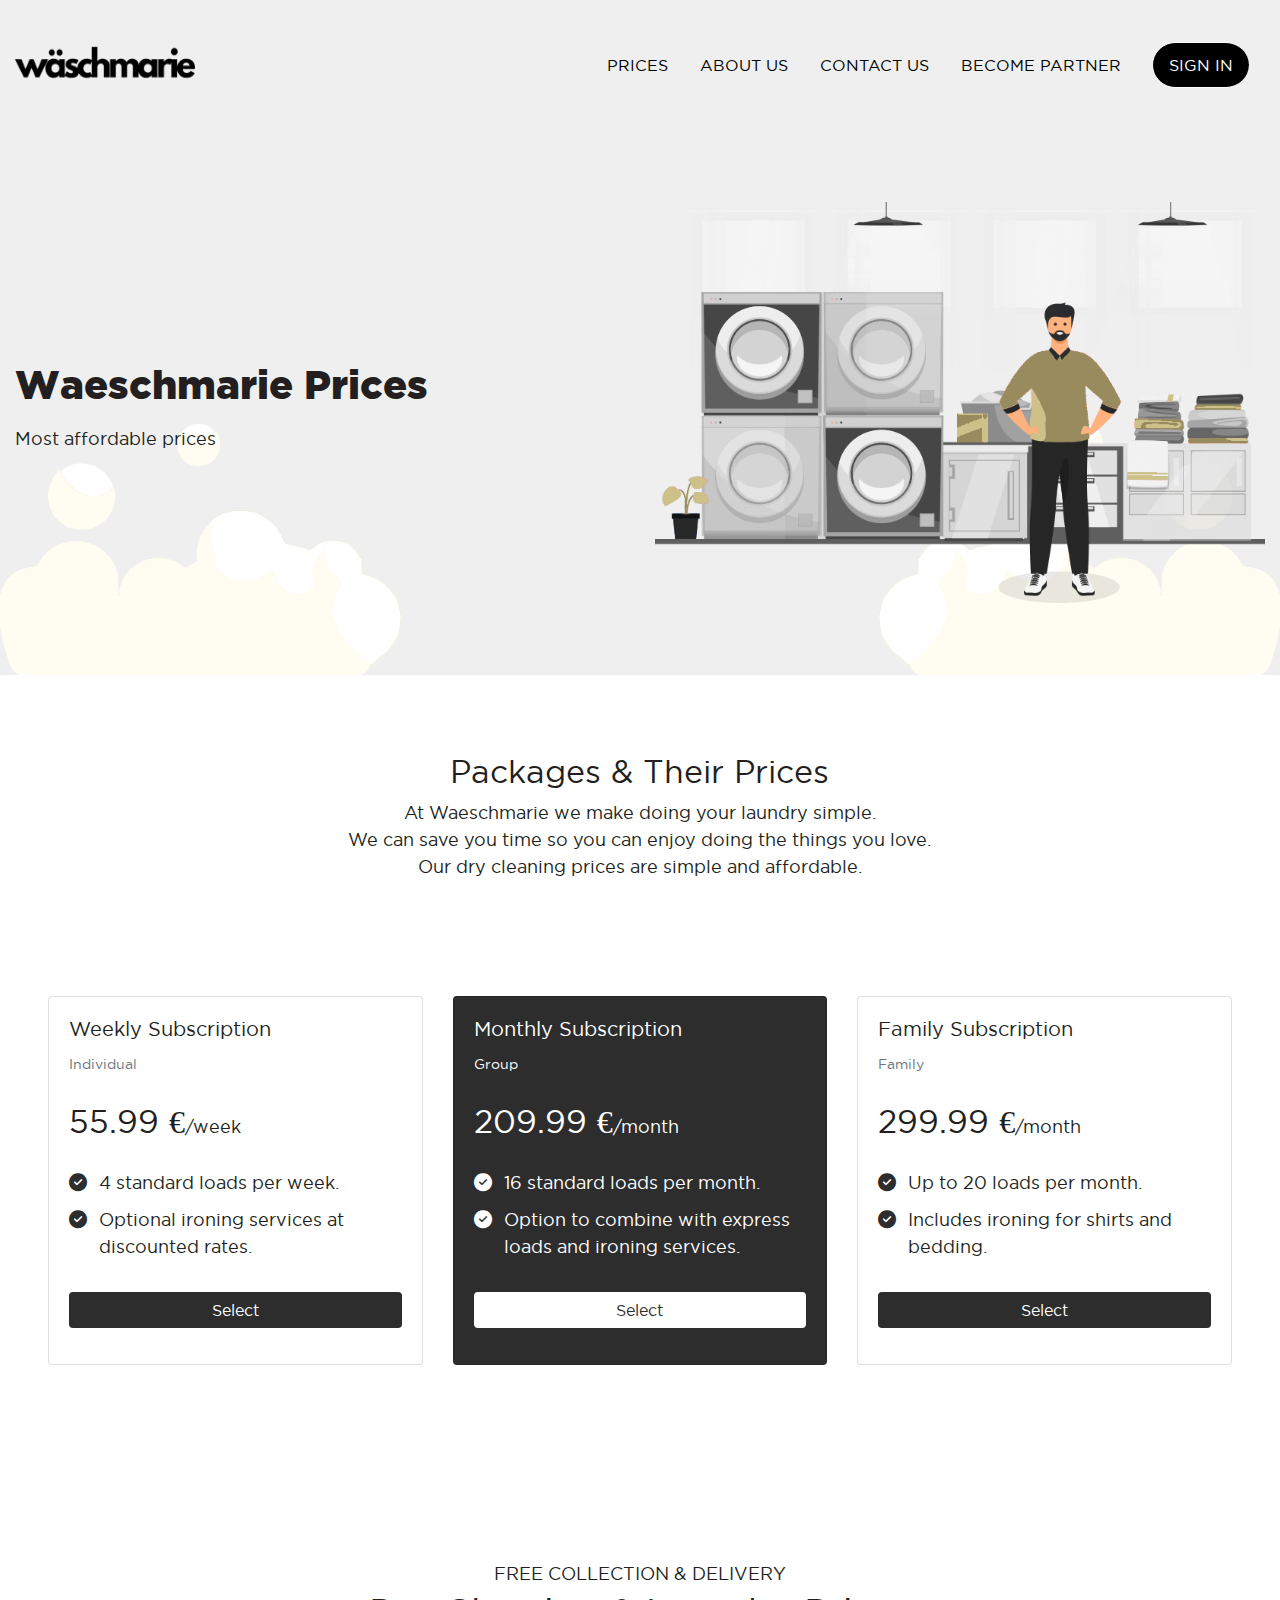
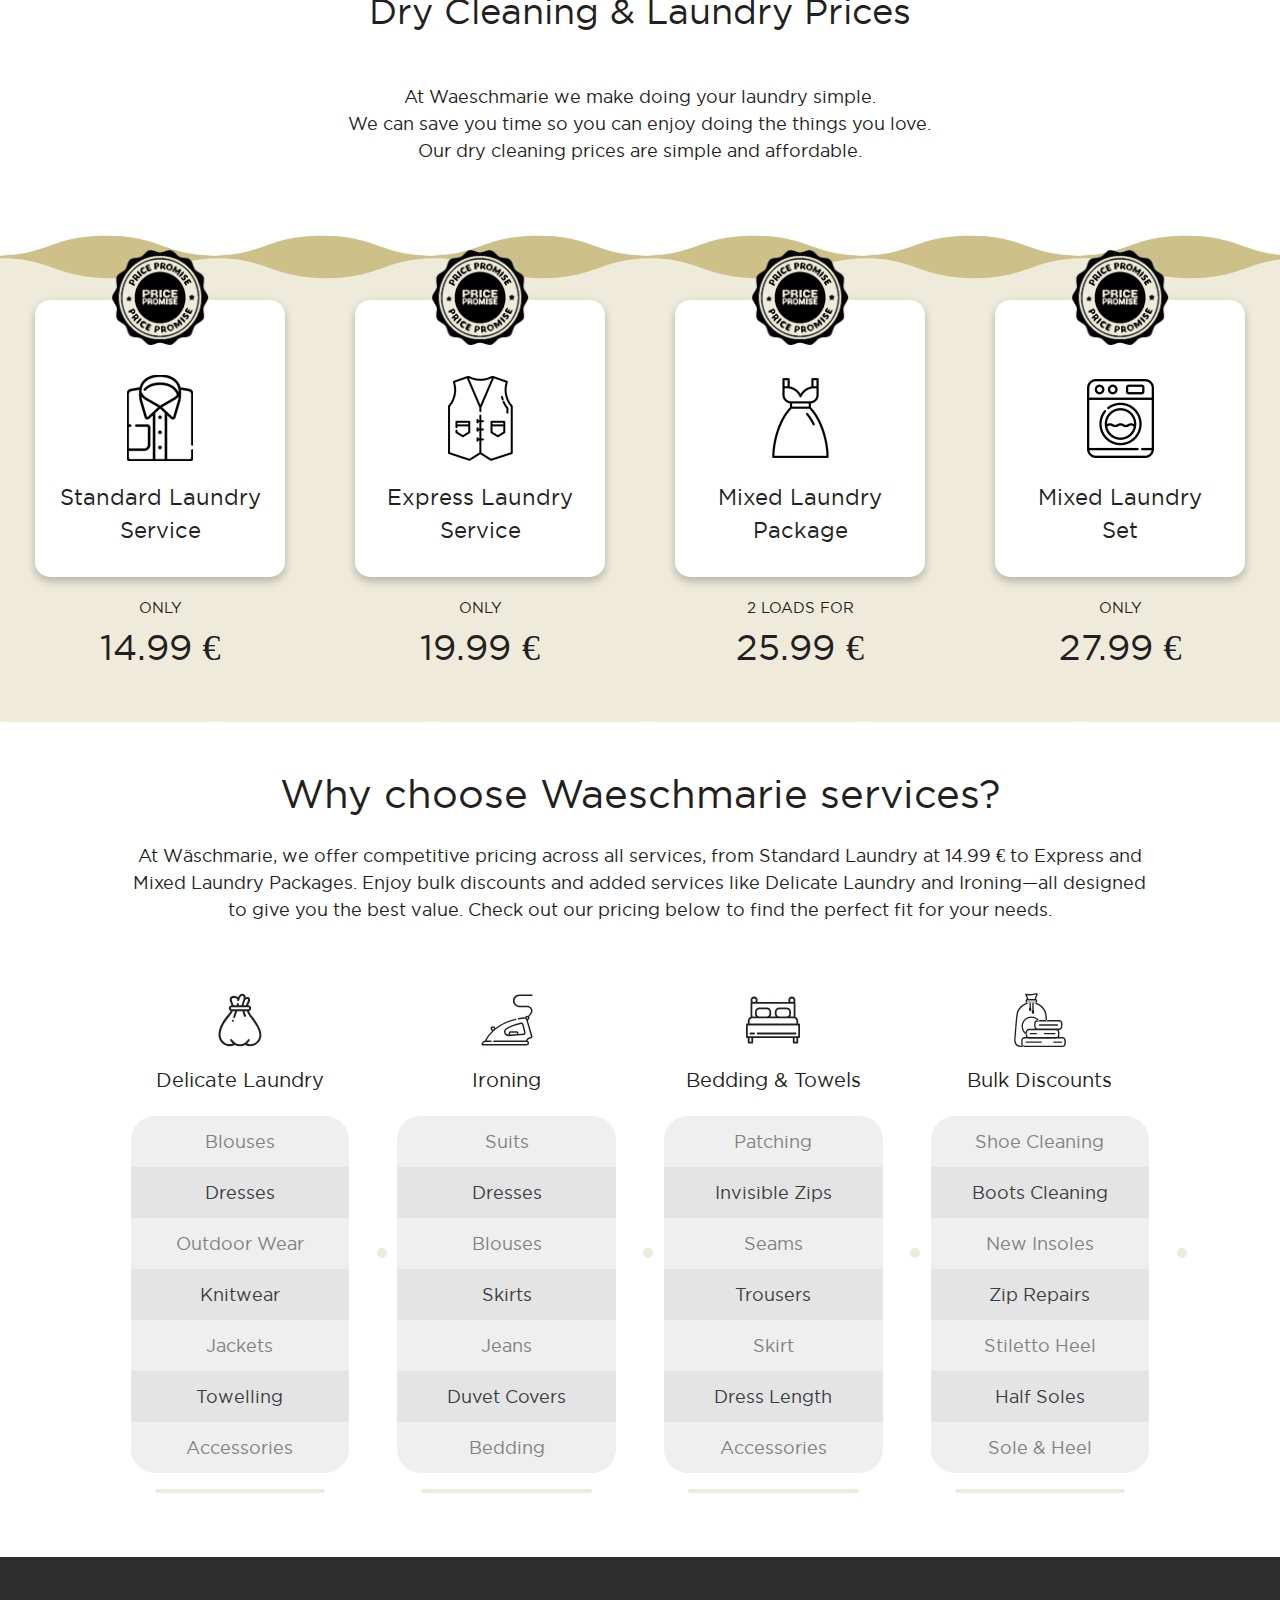
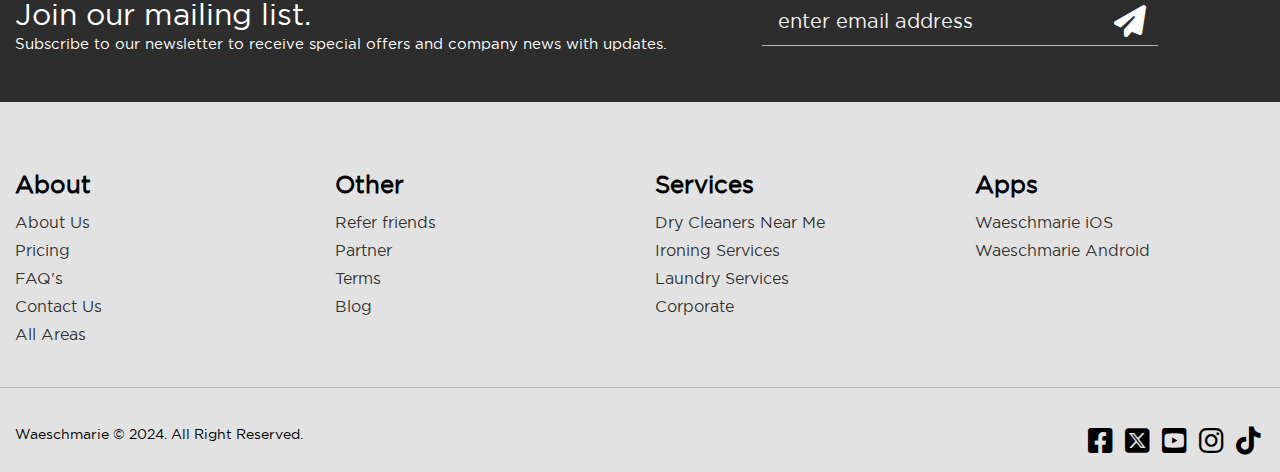
<file: prices.html>
<!DOCTYPE html>
<html lang="en">

<head>
    <meta charset="utf-8">
    <meta http-equiv="X-UA-Compatible" content="IE=edge">
    <meta name="viewport" content="width=device-width, initial-scale=1">
    <title>Waeschmarie</title>
    <link type="text/css" rel="stylesheet" href="assets/css/bootstrap.min.css" media="">
    <link type="text/css" rel="stylesheet" href="assets/css/style.css" media="">
    <link type="text/css" rel="stylesheet" href="assets/css/icons.css" media="">
    <link type="text/css" rel="stylesheet" href="assets/css/fontawesome-all.css" media="">

    <link rel="preload" as="font" href="assets/fonts/gothamblack-regular-webfont.woff2" type="font/woff" crossorigin="">
    <link rel="preload" as="font" href="assets/fonts/gothamblack-regular-webfont.woff" type="font/woff" crossorigin="">
    <link rel="preload" as="font" href="assets/fonts/gothambook-regular-webfont.woff2" type="font/woff" crossorigin="">
    <link rel="preload" as="font" href="assets/fonts/gothambook-regular-webfont.woff" type="font/woff" crossorigin="">
    <link rel="preload" as="font" href="assets/fonts/font-style.woff" type="font/woff" crossorigin="">
</head>

<body id="body_area">

    <header class="header page-header bg-light" id="navbar-top">
        <div class="container">
            <div class="row align-items-center">
                <div class="col-lg-2 col-md-12 col-12" id="logo_area">
                    <button class="navbar-toggler float-right" type="button" data-toggle="collapse"
                        data-target="#navbarResponsive" aria-controls="navbarResponsive" aria-expanded="false"
                        aria-label="Toggle navigation">
                        <span class="navbar-toggler-icon text-white"></span>
                    </button>
                    <a class="logo" href="index.html" rel="home"><img width="180" height=""
                            src="assets/images/name-logo.png" alt="Waeschmarie"></a>
                    <a class="logo-fixed" href="#" rel="home"><img width="160" height="69"
                            src="assets/images/name-logo.png" alt="Waeschmarie"></a>
                </div>
                <div class="col-lg-10 col-md-12 col-12 text-right" id="main_menu">
                    <nav class="navigation navbar navbar-expand-lg" id="main-navigation" itemscope="itemscope"
                        itemtype="http://schema.org/SiteNavigationElement">
                        <div class="collapse navbar-collapse" id="navbarResponsive">
                            <ul class="main-menu">
                                <li class="active"><a href="prices.html">Prices</a></li>
                                <li class="active"><a href="about-us.html">About US</a></li>
                                <li><a href="contact-us.html">Contact Us</a></li>
                                <li><a href="partner.html">Become Partner</a></li>
                                <li class="sign-in">
                                    <a href="sign-in.html">Sign In</a>
                                </li>
                            </ul>
                        </div>
                    </nav>
                </div>
            </div>
        </div>
    </header>



    <div class="page-section bg-bubbles bg-light py-3 py-md-4">
        <div class="container">
            <div class="row align-items-center">
                <div class="col-lg-6 py-md-5 py-3 order-2 order-md-1">
                    <h1 class="ff-gothamblack mt-4 mb-3">Waeschmarie Prices</h1>
                    <p>Most affordable prices</p>
                </div>
                <div class="col-lg-6 text-right py-md-5 py-3 order-1 order-md-2 d-none d-md-block">
                    <img class="img-fluid" src="assets/images/corporate-laundry-services-new.png" alt="">
                </div>
            </div>
        </div>
    </div>



    <div class="packages-prices py-3 py-md-5">
        <div class="container">
            <div class="row">
                <div class="col-lg-8 offset-lg-2 text-center laundry-prices-content">
                    <h2>Packages &amp; Their Prices</h2>
                    <p>At Waeschmarie we make doing your laundry simple. <br>We can save you time so you can enjoy
                        doing the things you love. <br>Our dry cleaning prices are simple and affordable.</p>
                </div>
                <div class="col-md-12 px-5 pb-5">
                    <div class="row">

                        <div class="col-lg-4 col-md-6 col-12 mb-4">
                            <div class="pricing__card card h-100">
                                <div class="card-body">
                                    <h5 class="pricing__card_title">Weekly Subscription</h5>
                                    <small class='text-muted pricing__card_label'>Individual</small>
                                    <br><br>
                                    <span class="h2 pricing__card_title">55.99 €</span>/week
                                    <br><br>
                                    <p class="pricing__card_item">4 standard loads per week.</p>
                                    <p class="pricing__card_item">Optional ironing services at discounted rates.</p>
                                    <div class="d-grid my-3">
                                        <button class="btn btn-dark btn-block pricing__card_button">Select</button>
                                    </div>
                                </div>
                            </div>
                        </div>


                        <div class="col-lg-4 col-md-6 col-12 mb-4">
                            <div class="pricing__card card card__promoted h-100">
                                <div class="card-body">
                                    <h5 class="pricing__card_title">Monthly Subscription</h5>
                                    <small class='text-muted pricing__card_label'>Group</small>
                                    <br><br>
                                    <span class="h2 pricing__card_title">209.99 €</span>/month
                                    <br><br>
                                    <p class="pricing__card_item">16 standard loads per month.</p>
                                    <p class="pricing__card_item">Option to combine with express loads and ironing
                                        services.</p>
                                    <div class="d-grid my-3">
                                        <button class="btn btn-dark btn-block pricing__card_button">Select</button>
                                    </div>
                                </div>
                            </div>
                        </div>


                        <div class="col-lg-4 col-md-6 col-12 mb-4">
                            <div class="pricing__card card h-100">
                                <div class="card-body">
                                    <h5 class="pricing__card_title">Family Subscription</h5>
                                    <small class='text-muted pricing__card_label'>Family</small>
                                    <br><br>
                                    <span class="h2 pricing__card_title">299.99 €</span>/month
                                    <br><br>
                                    <p class="pricing__card_item">Up to 20 loads per month.</p>
                                    <p class="pricing__card_item">Includes ironing for shirts and bedding.</p>
                                    <div class="d-grid my-3">
                                        <button class="btn btn-dark btn-block pricing__card_button">Select</button>
                                    </div>
                                </div>
                            </div>
                        </div>


                    </div>
                </div>
            </div>
        </div>
    </div>



    
    <div class="laundry-prices py-3 py-md-5">
        <div class="container">
            <div class="row">
                <div class="col-lg-8 offset-lg-2 text-center laundry-prices-content">
                    <h4 class="text-uppercase">FREE collection &amp; delivery</h4>
                    <h2>Dry Cleaning &amp; Laundry Prices</h2>
                    <p>At Waeschmarie we make doing your laundry simple. <br>We can save you time so you can enjoy
                        doing the things you love. <br>Our dry cleaning prices are simple and affordable.</p>
                </div>
                <div class="col-md-12">
                    <div class="row">
                        <div class="col-6 col-sm-6 col-lg-3 py-3 py-lg-0">
                            <div class="laundry-prices-block"><img class="laundry-prices-promise pulse"
                                    src="assets/images/price-promise-stamp.png" width="97" height="95"
                                    alt="Laundry Price Promise">
                                <div class="laundry-prices-inner"><img width="70" height="86"
                                        class="laundry-prices-image" src="assets/images/shirt.png" alt="Shirt Offer">
                                    <div class="laundry-prices-heading">Standard Laundry Service</div>
                                </div>
                            </div>
                            <div class="laundry-prices-text">Only</div>
                            <div class="laundry-prices-amount">14.99 €</div>
                        </div>
                        <div class="col-6 col-sm-6 col-lg-3 py-3 py-lg-0">
                            <div class="laundry-prices-block"><img class="laundry-prices-promise pulse"
                                    src="assets/images/price-promise-stamp.png" width="97" height="95"
                                    alt="Laundry Price Promise">
                                <div class="laundry-prices-inner"><img width="70" height="86"
                                        class="laundry-prices-image" src="assets/images/suits.png" alt="2 Suits">
                                    <div class="laundry-prices-heading">Express Laundry Service</div>
                                </div>
                            </div>
                            <div class="laundry-prices-text">Only</div>
                            <div class="laundry-prices-amount">19.99 €</div>
                        </div>
                        <div class="col-6 col-sm-6 col-lg-3 py-3 py-lg-0">
                            <div class="laundry-prices-block"><img class="laundry-prices-promise pulse"
                                    src="assets/images/price-promise-stamp.png" width="97" height="95"
                                    alt="Laundry Price Promise">
                                <div class="laundry-prices-inner"><img width="70" height="86"
                                        class="laundry-prices-image" src="assets/images/dress.png" alt="2 Dress">
                                    <div class="laundry-prices-heading">Mixed Laundry Package</div>
                                </div>
                            </div>
                            <div class="laundry-prices-text">2 loads for</div>
                            <div class="laundry-prices-amount">25.99 €</div>
                        </div>
                        <div class="col-6 col-sm-6 col-lg-3 py-3 py-lg-0">
                            <div class="laundry-prices-block"><img class="laundry-prices-promise pulse"
                                    src="assets/images/price-promise-stamp.png" width="97" height="95"
                                    alt="Laundry Price Promise">
                                <div class="laundry-prices-inner"><img width="70" height="86"
                                        class="laundry-prices-image" src="assets/images/wash-dry-fold.png"
                                        alt="Wash, Dry, Fold">
                                    <div class="laundry-prices-heading">Mixed Laundry <br> Set</div>
                                </div>
                            </div>
                            <div class="laundry-prices-text">Only</div>
                            <div class="laundry-prices-amount">27.99 €</div>
                            <!-- <div class="laundry-prices-weight">Per KG</div> -->
                        </div>
                    </div>
                </div>
            </div>
        </div>
    </div>





    <!-- pricing-section-start -->
    <div class="page-content-section py-3 py-md-5">
        <div class="container">
            <div class="row">
                <div class="offset-lg-1 col-lg-10 text-center">
                    <h2 class="h1 mb-3 mb-md-4">Why choose Waeschmarie services?</h2>
                    <p>At Wäschmarie, we offer competitive pricing across all services, from Standard Laundry at 14.99 €
                        to Express and Mixed Laundry Packages. Enjoy bulk discounts and added services like Delicate
                        Laundry and Ironing—all designed to give you the best value. Check out our pricing below to find
                        the perfect fit for your needs.</p>
                </div>
                <div class="offset-lg-1 col-lg-10 pt-3 pt-md-5">
                    <div class="row">
                        <div class="col-lg-3 col-md-6 px-3 px-md-4 text-center dotted">
                            <i class="icon icon-laundry fa-3x py-4"></i>
                            <h4 class="mb-4 h5">Delicate Laundry</h4>
                            <ul class="list-group list-group-area list-group-flush">
                                <li class="list-group-item list-group-item-light">Blouses</li>
                                <li class="list-group-item list-group-item-secondary">Dresses</li>
                                <li class="list-group-item list-group-item-light">Outdoor Wear</li>
                                <li class="list-group-item list-group-item-secondary">Knitwear</li>
                                <li class="list-group-item list-group-item-light">Jackets</li>
                                <li class="list-group-item list-group-item-secondary">Towelling</li>
                                <li class="list-group-item list-group-item-light">Accessories</li>
                            </ul>
                            <hr class="bg-primary pt-1 border-0 rounded-pill mx-4">
                        </div>
                        <div class="col-lg-3 col-md-6 px-3 px-md-4 text-center dotted">
                            <i class="icon icon-iron fa-3x py-4"></i>
                            <h4 class="mb-4 h5">Ironing</h4>
                            <ul class="list-group list-group-area list-group-flush">
                                <li class="list-group-item list-group-item-light">Suits</li>
                                <li class="list-group-item list-group-item-secondary">Dresses</li>
                                <li class="list-group-item list-group-item-light">Blouses</li>
                                <li class="list-group-item list-group-item-secondary">Skirts</li>
                                <li class="list-group-item list-group-item-light">Jeans</li>
                                <li class="list-group-item list-group-item-secondary">Duvet Covers</li>
                                <li class="list-group-item list-group-item-light">Bedding</li>
                            </ul>
                            <hr class="bg-primary pt-1 border-0 rounded-pill mx-4">
                        </div>
                        <div class="col-lg-3 col-md-6 px-3 px-md-4 text-center dotted">
                            <i class="icon icon-home fa-3x py-4"></i>
                            <h4 class="mb-4 h5">Bedding & Towels</h4>
                            <ul class="list-group list-group-area list-group-flush">
                                <li class="list-group-item list-group-item-light">Patching</li>
                                <li class="list-group-item list-group-item-secondary">Invisible Zips</li>
                                <li class="list-group-item list-group-item-light">Seams</li>
                                <li class="list-group-item list-group-item-secondary">Trousers</li>
                                <li class="list-group-item list-group-item-light">Skirt</li>
                                <li class="list-group-item list-group-item-secondary">Dress Length</li>
                                <li class="list-group-item list-group-item-light">Accessories</li>
                            </ul>
                            <hr class="bg-primary pt-1 border-0 rounded-pill mx-4">
                        </div>
                        <div class="col-lg-3 col-md-6 px-3 px-md-4 text-center dotted">
                            <i class="icon icon-bundles fa-3x py-4"></i>
                            <h4 class="mb-4 h5">Bulk Discounts</h4>
                            <ul class="list-group list-group-area list-group-flush">
                                <li class="list-group-item list-group-item-light">Shoe Cleaning</li>
                                <li class="list-group-item list-group-item-secondary">Boots Cleaning</li>
                                <li class="list-group-item list-group-item-light">New Insoles</li>
                                <li class="list-group-item list-group-item-secondary">Zip Repairs</li>
                                <li class="list-group-item list-group-item-light">Stiletto Heel</li>
                                <li class="list-group-item list-group-item-secondary">Half Soles</li>
                                <li class="list-group-item list-group-item-light">Sole &amp; Heel</li>
                            </ul>
                            <hr class="bg-primary pt-1 border-0 rounded-pill mx-4">
                        </div>
                    </div>
                </div>
            </div>
        </div>
    </div>
    <!-- pricing-section-end -->



    <!-- === News letter === -->
    <div class="newsletter bg-dark d-none d-md-block">
        <div class="container">
            <div class="row">
                <div class="col-md-6 col-lg-7">
                    <h3>Join our mailing list.</h3>
                    <p>Subscribe to our newsletter to receive special offers and company news with updates.</p>
                </div>
                <div class="col-md-6 col-lg-4">

                    <form autocomplete="off" id="frm_subscriber" name="frm_subscriber" method="post" action="#">
                        <div class="form-group">
                            <div class="input-group  border-bottom mb-3">
                                <input type="text" name="subscriber_email_address" id="subscriber_email_address"
                                    class="form-control form-control-lg bg-transparent border-0 text-white rounded-0"
                                    placeholder="enter email address" aria-label="enter email address">
                                <div class="input-group-append">
                                    <button type="submit" id="btn_subscriber" name="btn_subscriber"
                                        class="input-group-text bg-transparent border-0 text-white"><i
                                            class="fas fa-paper-plane fa-2x"></i></button>
                                </div>
                            </div>
                        </div>
                    </form>
                </div>
            </div>
        </div>
    </div>
    <!-- === footer === -->
    <footer class="footer">
        <div class="footer-main-nav pt-4 pt-md-5 pb-3 pb-md-4">
            <div class="container">
                <div class="row">
                    <div class="col-6 col-lg-3 mb-3">
                        <h4>About</h4>
                        <ul class="list-angle-right">
                            <li><a href="about-us.html">About Us</a></li>
                            <li><a href="#">Pricing</a></li>
                            <li><a href="#">FAQ's</a></li>
                            <li><a href="#">Contact Us</a></li>
                            <li><a href="#">All Areas</a></li>
                        </ul>
                    </div>
                    <div class="col-6 col-lg-3 mb-3">
                        <h4>Other</h4>
                        <ul class="list-angle-right">
                            <li><a href="#">Refer friends</a></li>
                            <li><a href="#">Partner</a></li>
                            <li><a href="#">Terms</a></li>
                            <li><a href="#">Blog</a></li>
                        </ul>
                    </div>
                    <div class="col-6 col-lg-3 mb-3">
                        <h4>Services</h4>
                        <ul class="list-angle-right">
                            <li><a href="#">Dry Cleaners Near Me</a></li>
                            <li><a href="#">Ironing Services</a></li>
                            <li><a href="#">Laundry Services</a></li>
                            <li><a href="#">Corporate</a></li>
                        </ul>
                    </div>
                    <div class="col-6 col-lg-3 mb-3">
                        <h4>Apps</h4>
                        <ul class="list-angle-right">
                            <li><a href="#" target="_blank">Waeschmarie iOS</a></li>
                            <li><a href="#" target="_blank">Waeschmarie Android</a></li>
                        </ul>
                    </div>
                </div>
            </div>
        </div>
        <div class="footer-text">
            <div class="container">
                <div class="row border-top copyright align-items-center">
                    <div class="col-md-6 col-lg-6">
                        <p>Waeschmarie © 2024. All Right Reserved.</p>
                    </div>
                    <div class="col-md-6 col-lg-6 text-md-right text-lg-right pt-4">
                        <a class="mx-1" target="_blank" href="#"><i class="fab fa-facebook-square fa-2x"></i></a>
                        <a class="mx-1" target="_blank" href="#"><i class="fab fa-square-x-twitter fa-2x"></i></a>
                        <a class="mx-1" target="_blank" href="#"><i class="fab fa-youtube-square fa-2x"></i></a>
                        <a class="mx-1" target="_blank" href="#"><i class="fab fa-instagram fa-2x"></i></a>
                        <a class="mx-1" target="_blank" href="#"><i class="fab fa-tiktok fa-2x"></i></a>
                    </div>
                </div>
            </div>
        </div>

    </footer>

    <script type="text/javascript" src="assets/js/jquery-3.4.1.min.js" charset="UTF-8"></script>
    <script type="text/javascript" src="assets/js/bootstrap.bundle.min.js" charset="UTF-8"></script>
    <script type="text/javascript" src="assets/js/script.js" charset="UTF-8"></script>


</body>

</html>
</file>
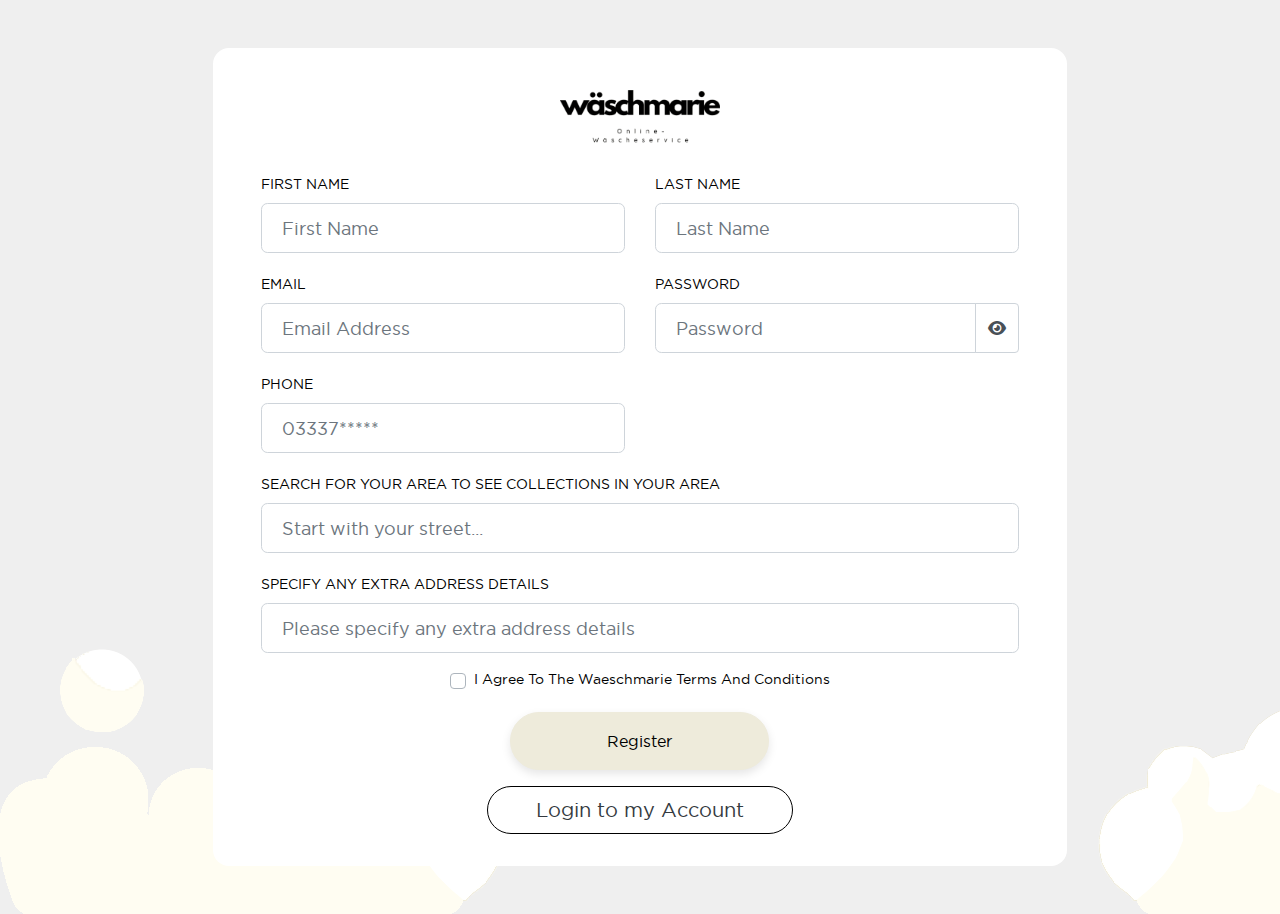
<file: register.html>
<!DOCTYPE html>
<html lang="en">

<head>
    <meta charset="utf-8">
    <meta http-equiv="X-UA-Compatible" content="IE=edge">
    <meta name="viewport" content="width=device-width, initial-scale=1">
    <title>Waeschmarie</title>
    <link type="text/css" rel="stylesheet" href="assets/css/bootstrap.min.css" media="">
    <link type="text/css" rel="stylesheet" href="assets/css/style.css" media="">
    <link type="text/css" rel="stylesheet" href="assets/css/icons.css" media="">
    <link type="text/css" rel="stylesheet" href="assets/css/fontawesome-all.css" media="">

    <link rel="preload" as="font" href="assets/fonts/gothamblack-regular-webfont.woff2" type="font/woff" crossorigin="">
    <link rel="preload" as="font" href="assets/fonts/gothamblack-regular-webfont.woff" type="font/woff" crossorigin="">
    <link rel="preload" as="font" href="assets/fonts/gothambook-regular-webfont.woff2" type="font/woff" crossorigin="">
    <link rel="preload" as="font" href="assets/fonts/gothambook-regular-webfont.woff" type="font/woff" crossorigin="">
    <link rel="preload" as="font" href="assets/fonts/font-style.woff" type="font/woff" crossorigin="">
</head>

<body id="body_area">



    <div class="signin align-items-center d-flex px-3 px-md-0 register-content py-3y-3" style="background: #efefef url(assets/images/bg-login-bubbles.png) left bottom no-repeat;">
        <form id="" name="" method="post" action="#"
            class="col-md-8 form-signin custom-form px-md-5 py-4 rounded-xl bg-white my-md-5 my-3" data-gtm-form-interact-id="0">
            <input type="hidden" id="_token" name="_token" value="">
            <input type="hidden" id="town" name="town" value="">
            <input type="hidden" value="+44" readonly="">
            <input type="hidden" id="action" name="action" value="register">
            <input type="hidden" id="social_id" name="social_id" value="">
            <input type="hidden" id="type" name="type" value="">

            <a href="index.html"><img class="mb-3 d-table mx-auto" width="160" src="assets/images/text-logo.png"
                    alt="Waeschmarie"></a>
            <div class="hide-area reg-area"></div>


            <div class="row">


                <div class="col-md-6">
                    <div class="form-group mb-2 mb-md-3">
                        <label>First Name</label>
                        <input class="form-control form-control-lg req" type="text"
                            data-error-message="Please enter first name" placeholder="First Name" id="reg_first_name"
                            name="reg_first_name" value="">
                    </div>
                </div>
                <div class="col-md-6">
                    <div class="form-group mb-2 mb-md-3">
                        <label>Last Name</label>
                        <input class="form-control form-control-lg req" data-error-message="Please enter last name"
                            placeholder="Last Name" id="reg_last_name" name="reg_last_name" value="">
                    </div>
                </div>



                <div class="col-md-6">
                    <div class="form-group mb-2 mb-md-3">
                        <label>Email</label>
                        <input type="email" class="form-control form-control-lg req"
                            data-error-message="Please enter email address"
                            data-invalid-error-message="Please enter valid email address" id="reg_email_address"
                            name="reg_email_address" placeholder="Email Address" value="">
                    </div>
                </div>
                <div class="col-md-6">
                    <div class="form-group mb-2 mb-md-3">
                        <label>Password</label>
                        <div class="input-group">
                            <input type="password" class="form-control form-control-lg req" aria-label="password"
                                data-error-message="Please enter password" placeholder="Password" id="reg_password"
                                name="reg_password" value="">
                            <div class="input-group-append" id="btn_password_show">
                                <span class="input-group-text"><i class="fa fa-eye"></i></span>
                            </div>
                        </div>
                    </div>
                </div>



                <div class="col-md-6">
                    <div class="form-group mb-2 mb-md-3 ">
                        <label>Phone</label>
                        <div class="input-group ">
                            <input class="form-control form-control-lg only-number req" type="tel"
                                data-error-message="Please enter phone number" placeholder="03337*****"
                                id="reg_phone_number" name="reg_phone_number" value="">
                        </div>
                    </div>
                </div>

                <div class="col-md-12">
                    <div class="form-group mb-2 mb-md-3">
                        <label>Search for your area to see collections in your area</label>
                        <input class="form-control form-control-lg req" type="text"
                            data-error-message="Please enter postcode" placeholder="Start with your street..."
                            id="register_post_code" name="register_post_code" data-gtm-form-interact-field-id="0">

                    </div>
                </div>
                <div class="col-md-12">
                    <div class="form-group mb-2 mb-md-3">
                        <label>Specify any extra address details</label>
                        <input type="text" data-error-message="Please enter address"
                            placeholder="Please specify any extra address details"
                            class="form-control form-control-lg p-field address-building " id="reg_address2"
                            name="reg_address2" data-gtm-form-interact-field-id="1">
                    </div>
                </div>

            </div>




            <div class="col-md-12 text-center">
                <div class="custom-control custom-checkbox">
                    <input type="checkbox" data-error-message="Please agree to our terms and conditions"
                        name="term_condition" class="custom-control-input" id="term_condition">
                    <label class="custom-control-label text-capitalize" for="term_condition">I agree to the Waeschmarie
                        <a target="_blank" href="#">Terms And
                            Conditions</a></label>
                </div>

            </div>
            <div class="col-md-12">
                <button type="button"
                    class="btn btn-primary rounded-pill py-3 px-5 mx-auto mb-3 d-table my-3 btn-reg-next"
                    data-next-tab="submit"><span class="px-5">Register</span></button>
                <div class="text-center">
                    <a class="btn btn-outline-dark btn-lg rounded-pill py-2 px-5 mb-2" href="sign-in.html">
                        Login to my Account</a>
                </div>

            </div>

    </div>
    </div>


    </form>
    </div>




    <script type="text/javascript" src="assets/js/jquery-3.4.1.min.js" charset="UTF-8"></script>
    <script type="text/javascript" src="assets/js/bootstrap.bundle.min.js" charset="UTF-8"></script>
    <script type="text/javascript" src="assets/js/script.js" charset="UTF-8"></script>


</body>

</html>
</file>
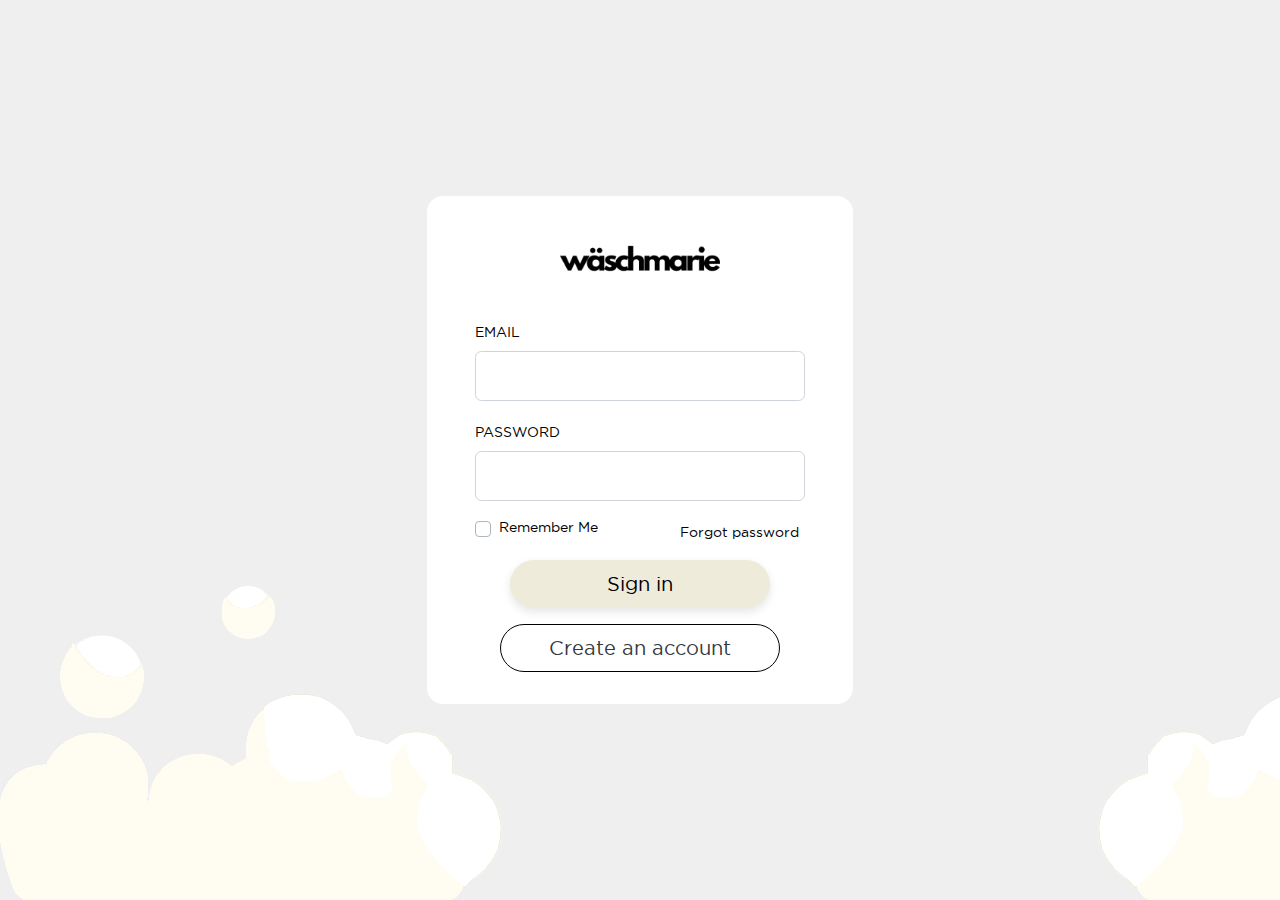
<file: sign-in.html>
<!DOCTYPE html>
<html lang="en">

<head>
    <meta charset="utf-8">
    <meta http-equiv="X-UA-Compatible" content="IE=edge">
    <meta name="viewport" content="width=device-width, initial-scale=1">
    <title>Waeschmarie</title>
    <link type="text/css" rel="stylesheet" href="assets/css/bootstrap.min.css" media="">
    <link type="text/css" rel="stylesheet" href="assets/css/style.css" media="">
    <link type="text/css" rel="stylesheet" href="assets/css/icons.css" media="">
    <link type="text/css" rel="stylesheet" href="assets/css/fontawesome-all.css" media="">

    <link rel="preload" as="font" href="assets/fonts/gothamblack-regular-webfont.woff2" type="font/woff" crossorigin="">
    <link rel="preload" as="font" href="assets/fonts/gothamblack-regular-webfont.woff" type="font/woff" crossorigin="">
    <link rel="preload" as="font" href="assets/fonts/gothambook-regular-webfont.woff2" type="font/woff" crossorigin="">
    <link rel="preload" as="font" href="assets/fonts/gothambook-regular-webfont.woff" type="font/woff" crossorigin="">
    <link rel="preload" as="font" href="assets/fonts/font-style.woff" type="font/woff" crossorigin="">
</head>

<body id="body_area">

    <div class="signin align-items-center d-flex px-3 px-md-0"
        style="background: #efefef url(assets/images/bg-login-bubbles.png) left bottom no-repeat;">
        <form class="col-md-4 form-signin custom-form px-md-5 py-4 rounded-xl bg-white" id="" name="frm_login"
            method="post" action="" novalidate="novalidate" onsubmit="return false">
            <a href="index.html"><img class="mb-3 d-table mx-auto" width="160" src="assets/images/name-logo.png"
                    alt="Waeschmarie"></a>



            <div class="form-group mb-3">
                <label for="login_email_address">Email</label>
                <input class="form-control form-control-lg" type="text" name="login_email_address" placeholder="">
            </div>
            <div class="form-group mb-3">
                <label for="login_password">Password</label>
                <input class="form-control form-control-lg" type="password" name="login_password" placeholder="">
            </div>
            <div class="form-group mb-3">
                <div class="form-row align-items-center">
                    <div class="col-6">
                        <div class="custom-control custom-checkbox">
                            <input type="checkbox" class="custom-control-input" id="login_remember"
                                name="login_remember" value="remember">
                            <label class="custom-control-label text-capitalize" for="login_remember">Remember me</label>
                        </div>
                    </div>
                    <div class="col-6 text-right"><button type="button" data-toggle="modal" data-target="#forgotModal"
                            class="bg-transparent border-0 small">Forgot password</button></div>
                </div>
            </div>

            <button type="submit" id="btn_login" name="btn_login"
                class="btn btn-primary btn-lg rounded-pill py-2 px-5 mx-auto mb-3 d-table"><span class="px-5">Sign
                    in</span></button>
            <div class="text-center">
                <a href="register.html" class="btn btn-outline-dark btn-lg rounded-pill py-2 px-5 mb-2"
                    type="submit">Create an
                    account</a>
            </div>
        </form>
    </div>


    <!-- ---- modal ---- -->

    <div class="modal fade" id="forgotModal" tabindex="-1" role="dialog" aria-labelledby="forgotModalCenterTitle"
        aria-modal="true">
        <div class="modal-dialog modal-dialog-centered" role="document">
            <div class="modal-content border-0">
                <form class="custom-form" id="frm_forgot" name="frm_forgot" method="post"
                    action="#" novalidate="novalidate">
                    <div class="modal-header bg-primary border-light">
                        <h5 class="modal-title font-weight-bold" id="discountModalCenterTitle">Forgot Password?</h5>
                        <button type="button" class="close" data-dismiss="modal" aria-label="Close">
                            <span aria-hidden="true">×</span>
                        </button>
                    </div>
                    <div class="modal-body">
                        <div class="order-form">
                            <p class="h6">Just let us know Your Registered Email</p>
                            <div id="msg_box"></div>
                            <div class="form-group mb-0">
                                <label for="login_password">Password</label>
                                <input class="form-control form-control-lg" placeholder="Enter Your Email Address"
                                    id="forgot_email_address" name="forgot_email_address">
                            </div>
                        </div>
                    </div>
                    <div class="modal-footer border-light">
                        <button type="submit" id="btn_forgot" name="btn_forgot"
                            class="btn btn-dark btn-block btn-lg">Send Me My Password</button>
                    </div>
                </form>
            </div>
        </div>
    </div>



    <script type="text/javascript" src="assets/js/jquery-3.4.1.min.js" charset="UTF-8"></script>
    <script type="text/javascript" src="assets/js/bootstrap.bundle.min.js" charset="UTF-8"></script>
    <script type="text/javascript" src="assets/js/script.js" charset="UTF-8"></script>


</body>

</html>
</file>
<file: assets/css/icons.css>
@charset "UTF-8";

@font-face {
  font-family: "l2l";
  src:url("../fonts/font-style.eot");
  src:url("../fonts/font-style.eot#iefix") format("embedded-opentype"),
    url("../fonts/font-style.woff") format("woff"),
    url("../fonts/font-style.ttf") format("truetype"),
    url("../images/font-style.svg#l2l") format("svg");
  font-weight: normal;
  font-style: normal;
  font-display: swap;
}

[data-icon]:before {
  font-family: "l2l" !important;
  content: attr(data-icon);
  font-style: normal !important;
  font-weight: normal !important;
  font-variant: normal !important;
  text-transform: none !important;
  speak: none;
  line-height: 1;
  -webkit-font-smoothing: antialiased;
  -moz-osx-font-smoothing: grayscale;
}

[class^="icon-"]:before,
[class*=" icon-"]:before {
  font-family: "l2l" !important;
  font-style: normal !important;
  font-weight: normal !important;
  font-variant: normal !important;
  text-transform: none !important;
  speak: none;
  line-height: 1;
  -webkit-font-smoothing: antialiased;
  -moz-osx-font-smoothing: grayscale;
}

.icon-alterations:before {
  content: "\61";
}
.icon-trousers:before {
  content: "\62";
}
.icon-suit:before {
  content: "\63";
}
.icon-shoe-repair:before {
  content: "\64";
}
.icon-shirts:before {
  content: "\65";
}
.icon-outdoor:before {
  content: "\66";
}
.icon-laundry:before {
  content: "\67";
}
.icon-knitewear:before {
  content: "\68";
}
.icon-iron:before {
  content: "\69";
}
.icon-home:before {
  content: "\6a";
}
.icon-dress:before {
  content: "\6b";
}
.icon-discount:before {
  content: "\6c";
}
.icon-setting:before {
  content: "\6d";
}
.icon-laundry-1:before {
  content: "\6e";
}
.icon-laundry-2:before {
  content: "\6f";
}
.icon-outdoor-1:before {
  content: "\70";
}
.icon-payment:before {
  content: "\71";
}
.icon-loyality:before {
  content: "\72";
}
.icon-duvet:before {
  content: "\73";
}
.icon-bed-linen:before {
  content: "\74";
}
.icon-alterations-1:before {
  content: "\75";
}
.icon-account:before {
  content: "\76";
}
.icon-knitewear-1:before {
  content: "\78";
}
.icon-dress-1:before {
  content: "\79";
}
.icon-shirts-1:before {
  content: "\7a";
}
.icon-dining:before {
  content: "\41";
}
.icon-shop:before {
  content: "\42";
}
.icon-shoe-repair-1:before {
  content: "\43";
}
.icon-suit-1:before {
  content: "\44";
}
.icon-street:before {
  content: "\45";
}
.icon-trousers-1:before {
  content: "\46";
}
.icon-towelling:before {
  content: "\47";
}
.icon-gift:before {
  content: "\48";
}
.icon-card-2:before {
  content: "\49";
}
.icon-card-1:before {
  content: "\4a";
}
.icon-notifications:before {
  content: "\4b";
}
.icon-bundles:before {
  content: "\77";
}
</file>
<file: assets/css/style.css>
* {
    outline: none;
    scroll-behavior: smooth;
}

:root {
    --main-color: #edaa9a;
    --main-color: #36454F;
    --main-color: #aacfeb;
    --main-color: #98AFC7;
    --main-color: #eeebdb;
    --main-color-dark: #cec089;
}

::selection {
    background: #cec089;
    color: #FFF
}

::-moz-selection {
    background: #cec089;
    color: #FFF
}

body {
    margin: 0;
    font-size: 1.125rem;
    background-color: #fff;
    font-family: 'GothamBook';
    font-weight: 400;
    color: #231f20;
    scroll-behavior: smooth;
}

@media (min-width: 1200px) {
    .container {
        max-width: 1170px;
    }
}

@media (min-width: 1280px) {
    .container {
        max-width: 1280px;
    }
}

a {
    color: #000;
}

a:hover,
a:focus {
    color: var(--main-color);
    text-decoration: none;
}

.fs12 {
    font-size: 12px !important;
}

.fs14 {
    font-size: 14px !important;
}

.fs16 {
    font-size: 16px !important;
}

.fs18 {
    font-size: 18px !important;
}

.fs20 {
    font-size: 20px !important;
}

.fs22 {
    font-size: 22px !important;
}

.fs24 {
    font-size: 24px !important;
}

.fs26 {
    font-size: 26px !important;
}

.fs28 {
    font-size: 28px !important;
}

.fs30 {
    font-size: 30px !important;
}

.fw300 {
    font-weight: 300 !important
}

.ff-gothamblack {
    font-family: 'GothamBlack', sans-serif;
}

.ff-gothambook {
    font-family: 'GothamBook', sans-serif;
}

.rounded-xl {
    border-radius: 1rem;
    -webkit-border-radius: 1rem;
}

.bg-primary {
    background-color: var(--main-color) !important;
}

.bg-dark {
    background-color: #2d2d2d !important;
}

.bg-light {
    background-color: #efefef !important;
}

.bg-light-secondary {
    background-color: #f5f5f5 !important;
}

.text-primary {
    color: var(--main-color) !important;
}

.border-primary {
    border-color: var(--main-color) !important;
}

.badge-primary {
    background-color: var(--main-color) !important;
}

button:focus {
    outline: none;
}

.btn-primary {
    background: var(--main-color);
    border-color: var(--main-color);
    color: #000;
    box-shadow: 0 4px 10px rgba(0, 0, 0, .10);
}

.btn-primary.disabled,
.btn-primary:disabled {
    background: var(--main-color);
    border-color: var(--main-color);
}

.btn-primary:hover,
.btn-primary:focus {
    background: #000;
    border-color: #000;
    color: #fff;
}

.btn-primary:not(:disabled):not(.disabled).active,
.btn-primary:not(:disabled):not(.disabled):active,
.show>.btn-primary.dropdown-toggle {
    background: #000;
    border-color: #000;
    color: #fff;
}

.btn-dark,
.btn-dark:hover,
.btn-dark:focus {
    background: #2b2b2b;
}

.btn-white {
    background: #fff;
    text-transform: uppercase;
    box-shadow: 0 4px 10px rgba(0, 0, 0, .10);
}

.btn-white:hover,
.btn-white:focus {
    background: #000;
    color: #fff;
}

.btn-light {
    color: #000;
    background-color: #f6f6f6;
    border-color: #f6f6f6;
}

.btn-outline-primary {
    border-color: var(--main-color);
    color: var(--main-color);
}

.btn-outline-primary:hover,
.btn-outline-primary:focus {
    background: #000;
    border-color: #000;
    color: #fff;
}

.btn-outline-dark {

    border-color: #000;
}

.btn-outline-dark:hover,
.btn-outline-dark:focus {
    background: #000;
    border-color: #000;
    color: #fff;
}

.table-primary,
.table-primary,
.table-primary>td,
.table-primary>th {
    background-color: #f8ddd6 !important;
}

.form-control:focus,
.custom-select:focus,
.input-group>.form-control:focus {
    box-shadow: 0 0 0 0.2rem rgba(154, 209, 237, 0.25);
    border-color: var(--main-color);
}

.custom-control-input:checked~.custom-control-label::before {
    border-color: var(--main-color);
    background-color: var(--main-color);
}

.main-menu li a,
.booking-type a,
.form-input label {
    transition: all ease 0.5s;
    -moz-transition: all ease 0.5s;
    -ms-transition: all ease 0.5s;
    -o-transition: all ease 0.5s;
    -webkit-transition: all ease 0.5s;
}

.crowd-fixed .header {
    margin: 60px 0 0 0;
}

.crowd-header {
    background-color: var(--main-color);
    position: fixed;
    height: 60px;
    z-index: 1000;
    top: 0;
    width: 100%;
}

.crowd-header img,
.crowd-header i.icon-gift {
    width: 40px;
    color: #fff;
}

.crowd-header .text {
    color: #fff;
    text-align: left;
    font-size: 16px;
    padding: 15px 0 15px 30px;
    position: relative;
}

.crowd-header .text a {
    text-decoration: underline
}

.crowd-header .btn-find-more {
    position: absolute;
    right: 10px;
    top: 10px;
    width: inherit;
    letter-spacing: 1px;
    font-size: 18px;
    color: #e3922f;
    background-color: #fff;
}

.crowd-header .btn-refer-close {
    font-size: 24px;
    color: #fff;
    text-align: center;
    text-decoration: none;
    line-height: 24px;
    display: inline-block;
    position: absolute;
    right: 10px;
    top: 15px;
    width: 30px;
    height: 30px;
    padding: 0;
    background: transparent;
    border: 2px solid #fff;
    -webkit-border-radius: 50%;
    -moz-border-radius: 50%;
    border-radius: 50%;
    -khtml-border-radius: 50%;
}

.header {
    position: absolute;
    top: 0;
    width: 100%;
    padding: 15px 0;
    z-index: 1;
}

.header .logo {
    padding: 4px 0;
}

.header .logo img {
    height: 100px;
}

.header .logo-fixed {
    display: none;
}

.header .logo-fixed img {
    width: 100%;
    max-width: 140px;
}

.header-navbar {
    background: #fff;
    position: relative;
    padding: 10px 0;
}

.header.fixed,
.header-navbar.fixed {
    padding: 5px 0;
    background: #fff !important;
    border: 1px solid #efefef;
    position: fixed;
    left: 0;
    top: 0;
    width: 100%;
    z-index: 9999;
}

.header.fixed .logo {
    display: none;
}

.header.fixed .logo-fixed {
    display: block;
}

.header.fixed .logo img,
.header-navbar .logo img {
    height: 50px;
}

.header.fixed .main-menu li a,
.header-navbar .main-menu li a {
    color: #7a7a7a;
}

.header.fixed .main-menu .sign-in a,
.header.fixed .main-menu .sign-up a,
.header-navbar .main-menu .sign-in a,
.header-navbar .main-menu .sign-up a {
    color: #fff;
}

.navigation {
    margin: 0px
}

.main-menu {
    list-style: none;
    padding: 0;
    margin: 0;
    width: 100%;
    display: table;
    text-align: right;
}

.main-menu li {
    display: inline-block;
    text-align: center;
    position: relative;
}

.main-menu li a {
    font-family: 'GothamBook';
    color: #000;
    font-size: 16px;
    text-transform: uppercase;
    display: block;
    padding: 10px 16px
}

.main-menu li a:hover {
    color: #000;
}

.main-menu li.sign-in a,
.main-menu li.sign-up a {
    color: #fff;
    font-size: 16px;
}

.sign-in {
    color: #fff;
    margin-left: 15px;
    border: 1px solid #fff;
    border-right: none;
    border-radius: 25px;
    background: #000;
}

.sign-up {
    color: #fff;
    border: 1px solid #fff;
    border-left: none;
    border-radius: 0 25px 25px 0;
    background: #000;
}

.top-section-bg {
    background: var(--main-color);
    position: relative;
}

.top-section {
    position: relative;
    width: 100%;
    height: 700px;
    max-height: 800px;
    background-size: cover;
}

.top-section-img {
    position: absolute;
    width: 610px;
    height: 500px;
    bottom: 0;
    right: 10px;
}

.top-section-container {
    margin: 0 auto;
}

.top-section-container h1 {
    font-family: 'GothamBlack', sans-serif;
    font-size: 40px;
    font-weight: 700;
    color: #000;
    text-transform: capitalize;
    text-align: center;
}

.top-section-container h2 {
    font-family: 'GothamBook', sans-serif;
    font-size: 22px;
    color: #000000;
}

.place-order-form .title {
    display: block;
    font-weight: 400;
    font-size: 30px;
    color: #000;
    text-align: center;
    margin: 40px 0 30px;
}

.place-order-form .btn-order {
    font-family: 'GothamBlack';
    font-size: 24px;
    box-shadow: 0 5px 6px rgba(0, 0, 0, .25);
}

.place-order-form .btn-order .small {
    font-family: 'GothamBook';
    font-size: 18px;
}

.place-order-field {
    position: relative;
    width: 100%;
    max-width: 600px;
    margin: 30px auto 30px;
}

.place-order-field .form-control {
    position: relative;
    background: #fff;
    font-family: 'GothamBook';
    font-size: 18px;
    color: #010101;
    width: 100%;
    max-width: 480px;
    height: 60px;
    padding: 10px 25px !important;
    border: none;
    border-radius: 50rem;
}

.place-order-field .btn-order {
    font-family: 'GothamBlack';
    font-size: 18px;
    position: absolute;
    top: 0px;
    right: 10px;
    box-shadow: 0 5px 6px rgba(0, 0, 0, .25);
    border: none;
}

.place-order-field .btn-order {
    position: relative;
    top: auto;
    right: auto;
    width: fit-content;
    margin-left: auto;
    margin-right: auto;
    background: #000;
    color: #fff;
    font-size: 14px !important;
    padding: .5rem 1.5rem;
}

.find-location {
    font-size: 18px;
    color: #000;
}

.collection-delivery {
    font-size: 24px;
    font-weight: 700;
    color: #000;
    border-left: 2px solid var(--main-color);
    padding-left: 10px;
    margin-top: 40px;
}

.btn-how-work {
    font-family: 'GothamBlack';
    font-size: 20px;
    position: relative;
    display: inline-block;
    margin-top: 30px;
    z-index: 2;
    background: #efefef;
    transition: all .25s ease;
    -webkit-transition: all .25s ease;
}

.btn-how-work::before {
    border-radius: 50%;
    border: 2px solid rgba(237, 170, 154, .3);
    width: 60px;
    height: 60px;
    position: absolute;
    content: '';
    right: -20px;
    top: -12px;
    transform: scale(1);
    display: block;
    z-index: 1;
    animation: pulse-border 1500ms ease-out infinite;
}

.btn-how-work::after {
    background: #efefef;
    border-radius: 50%;
    border: 2px solid rgba(237, 170, 154, .3);
    width: 60px;
    height: 60px;
    position: absolute;
    content: '';
    top: -12px;
    right: -20px;
    z-index: -1
}

.btn-how-work:hover {
    color: var(--main-color);
}

.btn-how-work:hover:after {
    border: 2px solid rgba(237, 170, 154, .9);
}

.btn-how-work i {
    position: relative;
    z-index: 1;
}

@keyframes pulse-border {
    0% {
        transform: translateZ(0) scale(1);
        opacity: 1;
    }

    100% {
        transform: translateZ(0) scale(1.5);
        opacity: 0;
    }
}

@-webkit-keyframes pulse-border {
    0% {
        -webkit-transform: translateZ(0) scale(1);
        opacity: 1;
    }

    100% {
        -webkit-transform: translateZ(0) scale(1.5);
        opacity: 0;
    }
}

@-moz-keyframes spin {
    100% {
        -moz-transform: rotate(360deg);
    }
}

@-webkit-keyframes spin {
    100% {
        -webkit-transform: rotate(360deg);
    }
}

@keyframes spin {
    100% {
        -webkit-transform: rotate(360deg);
        transform: rotate(360deg);
    }
}

.wash-machine {
    position: absolute;
    top: 50%;
    right: 150px;
    margin-top: -120px;
}

@media screen and (max-width: 1920px) {
    .wash-machine {
        right: 220px;
    }
}

@media(max-width:1599px) {
    .wash-machine {
        right: 100px;
    }
}

@media(max-width:1300px) {
    .wash-machine {
        right: 50px;
        width: 200px;
    }
}

@media(max-width:1199px) {
    .wash-machine {
        display: none;
    }
}

@media(max-width:767px) {
    .wash-machine {
        display: none;
    }
}

.title-airbnb {
    display: block;
    font-weight: 400;
    font-size: 30px;
    color: #fff;
    text-align: center;
    margin: 5px 0 30px;
}

.key-point-list {
    display: table;
    margin-bottom: 50px;
}

.key-point {
    color: #fff;
    font-size: 18px;
    text-align: center;
    margin-top: 5px;
    margin-bottom: 5px;
}

.key-point i {
    font-size: 20px;
    padding-right: 10px
}

.discount-call-action {
    position: absolute;
    bottom: 0%;
    left: 50%;
    margin: 0 auto;
    transform: translate(-50%, 0%);
    -webkit-transform: translate(-50%, 0%);
    -moz-transform: translate(-50%, 0%);
    -o-transform: translate(-50%, 0%);
    -ms-transform: translate(-50%, 0%);
}

.discount-call-action .discount-text {
    font-size: 20px;
    color: #000;
    text-align: center;
    display: block;
    margin-bottom: 15px;
}

.discount-call-action .code {
    font-family: 'GothamBook';
    font-size: 22px;
    text-transform: uppercase;
    color: #000;
    padding: 10px 20px;
    background: #edaa9c;
    border: none;
    display: table;
    position: relative;
    margin: 20px auto 10px;
    -webkit-border-radius: 20px;
    -moz-border-radius: 20px;
    border-radius: 20px;
}

.discount-call-action .code i {
    margin-right: 10px;
    margin-top: -6px;
}

.featured {
    background: #f1f1f1;
    padding: 40px 0;
}

.les-image {
    margin: 15px auto;
    width: 130px;
    display: block;
}

.lcn-award-image {
    display: block;
}

.bcs-image {
    display: block;
    margin: 0 auto;
}

.price-promise-image {
    display: block;
    margin: 0 0 0 auto;
}

.featured-in .title {
    font-family: 'GothamBook';
    font-size: 16px;
    color: #231f20;
    text-transform: uppercase;
    display: block;
    text-align: center;
}

.how-it-work {
    color: #000;
    text-align: center;
    padding: 60px 0;
    background: #fff url(../images/bubbles.png) 102% -5% no-repeat;
    overflow: hidden;
}

.how-it-work h2,
.laundry-prices h2 {
    font-family: 'GothamBook';
    font-size: 36px;
    margin: 0 0 50px;
}

.how-it-work h3 {
    font-family: 'GothamBook';
    font-size: 20px;
    color: #000;
    text-transform: capitalize;
}

.how-it-work h4,
.laundry-prices h4 {
    font-family: 'GothamBook';
    font-size: 18px;
    text-transform: uppercase;
    margin: 0 0 6px;
}
.dotted{
    position: relative;
}
.dotted:after {
    position: absolute;
    top: 50%;
    right: -5%;
    background: var(--main-color);
    width: 10px;
    height: 10px;
    content: '';
    border-radius: 50%;
}

.dotted:nth-child(5):after {
    display: none;
}

.how-it-work-image {
    background: #fafafa;
    margin-top: 30px;
    width: 200px;
    height: 200px;
    box-shadow: 0 0.5rem 0.625rem rgba(0, 0, 0, .15);
}

.how-it-work-counter {
    background-color: var(--main-color);
    display: block;
    width: 60px;
    height: 60px;
    line-height: 60px;
    margin: -30px auto 20px;
    border-radius: 50%;
    -webkit-border-radius: 50%;
}

.how-it-work-button .btn {
    padding: 14px 40px;
    font-size: 20px;
    width: 100%;
    max-width: 320px;
}

.laundry-prices {
    font-family: 'GothamBook';
    padding: 40px 0;
    background: url(../images/wave-bg3.png) left bottom repeat-x;
}

.laundry-prices-content {
    padding-top: 30px;
    padding-bottom: 100px;
}

.laundry-prices-block {
    margin: 20px;
    background: #fff;
    border-radius: 15px;
    text-align: center;
    box-shadow: 0 4px 10px rgba(0, 0, 0, .25)
}

.laundry-prices-promise {
    margin-top: -50px;
    -webkit-animation-iteration-count: infinite;
    animation-iteration-count: infinite;
    -webkit-animation-duration: 1s;
    animation-duration: 1s;
    -webkit-animation-fill-mode: both;
    animation-fill-mode: both;
}

@-webkit-keyframes pulse {
    from {
        -webkit-transform: scale3d(1, 1, 1);
        transform: scale3d(1, 1, 1);
    }

    50% {
        -webkit-transform: scale3d(1.05, 1.05, 1.05);
        transform: scale3d(1.05, 1.05, 1.05);
    }

    to {
        -webkit-transform: scale3d(1, 1, 1);
        transform: scale3d(1, 1, 1);
    }
}

@keyframes pulse {
    from {
        -webkit-transform: scale3d(1, 1, 1);
        transform: scale3d(1, 1, 1);
    }

    50% {
        -webkit-transform: scale3d(1.05, 1.05, 1.05);
        transform: scale3d(1.05, 1.05, 1.05);
    }

    to {
        -webkit-transform: scale3d(1, 1, 1);
        transform: scale3d(1, 1, 1);
    }
}

.pulse {
    -webkit-animation-name: pulse;
    animation-name: pulse;
}

.laundry-prices-image {
    margin-bottom: 20px;
}

.laundry-prices-inner {
    padding: 30px 0;
}

.laundry-prices-heading {
    font-size: 22px;
}

.laundry-prices-text,
.laundry-prices-amount,
.laundry-prices-weight {
    text-align: center;
}

.laundry-prices-text {
    font-size: 15px;
    text-transform: uppercase;
}

.laundry-prices-amount {
    font-size: 36px;
}

.laundry-prices-weight {
    font-size: 14px;
    text-transform: uppercase;
}

.app-splash {
    background: url(../images/app-splash.jpg) center center no-repeat;
    background-size: cover;
    padding-bottom: 60px
}

.app-splash p span {
    padding: 0 15px;
}

.icon-app-icon {
    margin-bottom: 30px;
}

.form-app-input {
    position: relative;
    width: 100%;
    max-width: 580px;
    margin: 0 auto 30px;
}

.form-app-input .form-control {
    background: #fff;
    font-family: 'GothamBook';
    font-size: 18px;
    color: #010101;
    width: 100%;
    max-width: 420px;
    height: 52px;
    padding: 10px 25px;
    border: 1px solid #efefef;
    border-radius: 50rem;
    box-shadow: none;
}

.form-app-input button {
    font-family: 'GothamBook';
    font-size: 20px;
    color: #141414;
    padding: 10px 30px !important;
    height: 52px;
    position: absolute;
    top: 0;
    right: 0;
    border: none;
}

.form-app-input button:hover,
.form-app-input button:focus {
    outline: none;
}

.form-app-input span.error {
    right: 32%;
}

.schedule-collection {
    margin-top: 60px;
}

.newsletter {
    text-align: left;
    color: #fff;
    padding: 40px 0;
}

.newsletter h3 {
    font-size: 30px;
    margin: 0;
}

.newsletter p {
    font-size: 15px;
    margin: 0;
}

.newsletter input[type="text"]::-moz-placeholder {
    color: #f2f2f2;
    opacity: 1;
}

.newsletter input[type="text"]:-ms-input-placeholder {
    color: #f2f2f2;
}

.newsletter input[type="text"]::-webkit-input-placeholder {
    color: #f2f2f2;
}

.newsletter input.error {
    border: none;
    border-bottom: 1px solid #f35958 !important;
}

.newsletter span.error {
    right: 50px;
}

.footer {
    background: #e2e2e2;
}

.footer-locations {
    font-size: 1rem;
}

.footer-main-nav {
    padding-top: 40px;
    padding-bottom: 20px;
}

.footer-main-nav h4 {
    color: #000;
    margin-top: 20px;
    font-weight: 600;
}

.footer-main-nav h4,
.footer-locations h4 {
    font-size: 24px;
}

.footer-locations h4.border-top {
    border-top: 1px solid #b7b7b7 !important;
    margin: 0;
    padding: 15px 0 0;
}

.footer-main-nav ul {
    list-style: none;
    padding: 0;
    margin: 0;
}

.footer-main-nav li {
    padding-top: 1px;
}

.footer-main-nav a {
    font-size: 16px;
    color: rgba(0, 0, 0, 0.8);
}

.footer-locations-menu h5 {
    font-size: 20px;
    margin-bottom: 5px;
    line-height: normal;
}

.footer-locations-menu h5 a {
    color: #000;
}

.footer-locations-menu ul {
    display: table;
    width: 100%;
    border-bottom: 1px solid #b7b7b7;
    padding-bottom: 15px;
    margin-bottom: 15px
}

.footer-locations-menu ul:last-child {
    border-bottom: none;
}

.footer-locations-menu li {
    display: inline-block;
    width: 20%;
    float: left;
    padding-right: 15px;
    padding-top: 5px;
}

.footer-locations-menu li a {
    font-size: 15px;
    color: rgba(0, 0, 0, 0.8);
}

.footer-main-nav a:hover,
.footer-locations a:hover {
    color: #454f63;
}

.list-countries {
    width: 100%;
    margin-bottom: 0;
    padding: 5px 0;
    border-top: 1px solid #b7b7b7;
    border-bottom: 1px solid #b7b7b7;
}

.list-countries .list-group-item {
    background-color: transparent;
    border: none;
}

.list-countries a {
    color: #000;
    line-height: 20px;
    text-transform: uppercase;
}

.list-countries a.list-group-item:hover,
.list-countries a.list-group-item:focus {
    background: transparent;
}

.list-countries a>.badge {
    margin-top: 3px;
    margin-left: 20px;
    background-color: transparent;
}

.list-countries a img {
    width: 24px;
}

.footer-text {
    font-size: 14px;
    padding: 0;
    color: #000000;
}

.footer-text h2 {
    font-size: 24px;
    margin-top: 0px;
}

.border-top {
    border-top: 1px solid #b7b7b7 !important;
    ;
}

.border-bottom {
    border-bottom: 1px solid #b7b7b7 !important;
    ;
}

.copyright {
    font-size: 14px;
    padding: 15px 0;
}

.copyright p {
    margin: 10px 0 0;
}

.copyright li {
    display: inline-block;
    line-height: 1;
    border-right: 1px solid #231f20;
}

.copyright li:last-child {
    border-right: none;
}

.copyright li a {
    color: #231f20;
    padding: 0 10px;
}

.payment-accepted {
    float: right;
    text-align: right;
}

.payment-text {
    font-size: 13px;
    display: block;
    margin-bottom: 5px;
}

.livechat {
    position: fixed;
    bottom: 0;
    right: 0px;
    margin-bottom: 60px;
    margin-right: 20px;
    z-index: 100000;
}

.livechat-inner {
    position: absolute;
    width: 150px;
    bottom: 40px;
    right: 0px;
    display: none;
}

.btn-chat {
    font-size: 24px;
    border-radius: 50%;
    width: 50px;
    height: 50px;
    line-height: 40px;
    border: none;
    color: #fff;
    background: var(--main-color);
    box-shadow: 2px 2px 6px rgba(0, 0, 0, 0.4);
}

.whatsapp .text {
    width: 100px;
    float: left;
    font-size: 12px;
    background: rgba(0, 0, 0, 0.6);
    color: #fff;
    text-align: center;
    border-radius: 6px;
    margin-top: 8px;
    padding: 2px 8px;
    margin-right: 5px;
}

.whatsapp .icon {
    float: left;
    display: block;
    min-width: 40px;
    border-radius: 50%;
    width: 40px;
    height: 40px;
    line-height: 30px;
    color: #fff;
    text-align: center;
    outline: none;
    position: relative;
    background: #4dc247;
    box-shadow: 2px 2px 6px rgba(0, 0, 0, 0.4);
    margin-bottom: 10px;
}

.whatsapp svg {
    fill: white;
    width: 38px;
}

.freshchat {
    border: none;
    padding: 0px;
    background: transparent;
}

.freshchat .text {
    width: 100px;
    float: left;
    font-size: 12px;
    background: rgba(0, 0, 0, 0.6);
    color: #fff;
    text-align: center;
    border-radius: 6px;
    margin-top: 8px;
    padding: 2px 8px;
    margin-right: 5px;
}

.freshchat .icon {
    float: left;
    display: block;
    margin-bottom: 10px;
    min-width: 40px;
    border-radius: 50%;
    width: 40px;
    height: 40px;
    line-height: 30px;
    color: #fff;
    text-align: center;
    outline: none;
    position: relative;
    background: #20a849;
    box-shadow: 2px 2px 6px rgba(0, 0, 0, 0.4);
    border: none;
}

.freshchat svg {
    fill: white;
    width: 38px;
}

.no-padding {
    padding: 0px;
}

.hide-area {
    display: none;
}

.red-color {
    color: red;
}

.error-area {
    border: 1px solid #f35958 !important;
    background-color: #FCB5AF !important;
}

.error {
    display: block;
    color: #f35958;
}

input.error {
    border: 1px solid #f35958 !important;
}

span.error {
    position: absolute;
    bottom: 0px;
    background-color: rgba(184, 26, 30, 0.8);
    padding: 5px 10px;
    padding-top: 5px;
    padding-right: 10px;
    padding-bottom: 5px;
    padding-left: 10px;
    color: #fff;
    font-size: 12px;
    right: 0px;
}

.correct {
    display: block;
    color: #acf9ad;
}

input.correct {
    border: 1px solid #3c763d !important;
}

span.correct {
    position: absolute;
    bottom: 0px;
    background-color: rgba(223, 240, 216, 0.8);
    padding: 5px 10px;
    padding-top: 5px;
    padding-right: 10px;
    padding-bottom: 5px;
    padding-left: 10px;
    color: #3c763d;
    font-size: 12px;
    right: 0px;
}

#captcha_refresh {
    color: #3a3d93;
    font-size: 14px;
    padding: 5px;
    position: absolute;
    text-decoration: none;
    z-index: 99999;
    top: 28px;
    right: 16px;
}

.form-group {
    position: relative;
}

#msg_box {
    display: none;
}

.msg-box {
    display: block !important;
    padding: 5px !important;
    margin-top: 10px !important;
}

.error-area {
    border: 1px solid red;
    background: #f4bcbc;
}

/* ####### PRICING ######### */

.page-header {
    position: relative;
}

.sticky {
    position: -webkit-sticky;
    position: sticky;
    top: 15px;

}

.price-item,
.price-summary {
    border-radius: 1rem;
    -webkit-border-radius: 1rem;
}

.price-summary {
    font-size: 15px;
}

.price-item .list-group-item {
    font-weight: 700;
    background: transparent;
}

.price-item .list-group-item:nth-child(even) {
    background: #e4e4e4;
}

.price-item .list-group-item-desc {
    font-size: 0.938rem;
    font-weight: 400;
}

.price-summary .plus,
.price-summary .minus {
    background: #2b2b2b;
    width: 25px;
    height: 20px;
    font-size: 16px;
    color: #fff;
    text-align: center;
    line-height: normal;
    border: none;
    outline: none;
}

.price-summary .minus {
    background: var(--main-color-dark);
}

.cart-list {
    border-top: 1px solid rgba(0, 0, 0, 0.1);
    border-bottom: 1px solid rgba(0, 0, 0, 0.1);
}

.price-summary .cart-name {
    font-size: 14px;
    font-weight: 700;
}

.price-summary .cart-qty {
    text-align: center;
}

.price-summary .cart-price {
    font-size: 14px;
}

.price-summary .price-estimate-amount {
    font-size: 24px;
    float: right;
    display: inline-block;
}

.price-item .qty {
    width: 25px;
    height: 25px;
    display: inline-block;
    border: 2px solid #2b2b2b;
    font-size: 12px;
    text-align: center;
    line-height: 21px;
    border-radius: 50%;
    -webkit-border-radius: 50%;
}

.price-item .btn {
    width: 40px;
    height: 30px;
    font-size: 18px;
    color: #fff;
    text-align: center;
    line-height: normal;
    border: none;
    border-radius: 6px;
    -webkit-border-radius: 6px;
}

.category-item {
    text-align: center;
    cursor: pointer;
}

.category-item .icon {
    line-height: 0;
}

.category-item.mixitup-control-active .icon {
    background: var(--main-color);
    border-radius: 10px;
    -webkit-border-radius: 10px;
    transition: all .25s ease;
    -webkit-transition: all .25s ease;
}

.owl-nav button.owl-next,
.owl-nav button.owl-prev {
    top: 40%;
    position: absolute;
    width: 24px;
    height: 24px;
    margin: 0;

}

.owl-carousel .owl-nav button.owl-next:focus,
.owl-carousel .owl-nav button.owl-prev:focus {
    outline: none;
}

.owl-carousel .owl-nav button.owl-next span,
.owl-carousel .owl-nav button.owl-prev span {
    font-size: 36px;
    height: 24px;
    width: 24px;
    display: block;
    line-height: 16px;
}

.owl-carousel .owl-nav button.owl-next {
    right: -10px;
}

.owl-carousel .owl-nav button.owl-prev {
    left: -10px;
}

/* ####### Corporate ######### */
.corporate {
    background: #f5f5f5 url(../images/wave-bg4.jpg) left bottom repeat-x;
}

.contact-today {
    background: #f6f6f6;
}

.custom-form label {
    font-size: 14px;
    color: #000;
    text-transform: uppercase;
}

.custom-form label small {
    font-size: 12px;
    text-transform: lowercase;
    padding-left: 15px;
}

.custom-form .form-control,
.custom-form .custom-select {
    border-radius: .4rem;
    font-size: 18px;
    padding: 10px 20px;
    height: 50px;
    border: 1px solid #ced4da;
}

.custom-form textarea.form-control {
    height: auto;
}

.custom-form .input-group>.form-control {}

.custom-form .input-group-append>.input-group-text {
    background-color: transparent;
}

.custom-form .input-group-append>.input-group-text i {
    cursor: pointer;
}

.custom-form .form-control:focus,
.custom-form .custom-select:focus,
.custom-form .input-group>.form-control:focus {
    box-shadow: 0 0 0 0.2rem rgba(237, 170, 154, .25);
    border-color: var(--main-color);
}

.country-code>.form-control {
    border-right: 1px solid #ced4da !important;
}

.country-code .custom-select {
    width: 130px;
}

.input-text-country {
    position: absolute;
    top: 0;
    left: 0;
    bottom: 0;
    right: 0;
    z-index: 1;
    pointer-events: none;
    border: 1px solid #dce1e5;
    border-radius: .4rem;
    border-top-right-radius: 0px;
    border-bottom-right-radius: 0px;
    height: 50px;
    min-width: 130px;
    width: 35%;
    line-height: 1.5;
    padding: 10px 20px;
    background: #fff url("data:image/svg+xml,%3csvg xmlns='http://www.w3.org/2000/svg' width='4' height='5' viewBox='0 0 4 5'%3e%3cpath fill='%23343a40' d='M2 0L0 2h4zm0 5L0 3h4z'/%3e%3c/svg%3e") no-repeat right .75rem center/8px 10px;
}

/* ###### TERMS CONDITION ########## */
.accordion-header.active {
    border-top: 1px solid #999999;
}

.accordion-header h2 button,
.accordion-header h2 button:focus {
    padding: .375rem 0rem;
    font-size: 20px;
    color: #000;
    box-shadow: none;
}

.accordion-header h2 button.collapsed {
    color: #8d8d8d;
}

.accordion-item .accordion-body {
    border-bottom: 1px solid #999999;
    padding: 1.25rem 0;
}

.accordion-item .collapse:not(.show) .accordion-body {
    border-bottom: none;
}

/* ###### All Location ########## */

.list-group-area>.list-group-item {
    border: none;
}

.list-group-item-light {
    background-color: #efefef;
}

.list-group-item-secondary {
    background-color: #e4e4e4;
}

.list-group-area>.list-group-item:first-child {
    border-top-left-radius: 1.5rem;
    border-top-right-radius: 1.5rem;
}

.list-group-area>.list-group-item:last-child {
    border-bottom-right-radius: 1.5rem;
    border-bottom-left-radius: 1.5rem;
}

.area-cover {
    position: relative;
    height: 650px;
    overflow: hidden;
}

.map-area-canvas {
    position: absolute;
    top: 0;
    left: 0;
    background: #000;
    width: 100%;
    height: 100%;
    background-position: center center;
    background-repeat: no-repeat;
    background-size: cover;
}

.listing-area::before {
    position: absolute;
    top: 0;
    left: -200%;
    width: 200%;
    height: 100%;
    content: '';
    background: rgba(237, 170, 156, 0.8);
}

.listing-area {
    background: rgba(237, 170, 156, 0.8);
    position: relative;
    width: 100%;
    height: 650px;
    padding: 15px 10px 15px 15px;
}

.list-area-scroll {
    padding-right: 20px;
    height: 580px;
    overflow-y: auto;
}

.list-area-scroll .list-group-item:first-child {
    border-top-left-radius: 1rem;
    border-top-right-radius: 1rem;
}

.list-area-scroll .list-group-item:last-child {
    border-bottom-left-radius: 1rem;
    border-bottom-right-radius: 1rem;
}

/* ###### Location Detail ########## */
.area-heading {
    display: block;
    border: 4px solid #000;
    padding: 20px;
    max-width: 500px;
    width: 100%;
    text-align: center;
}

.area-heading .display-4 {
    line-height: 1;
}

/* ###### Linen Hire ##### */
.linen-image {
    margin-top: -80px;
}

.linen-from,
.linen-unit {
    color: #484848;
    display: block;
    font-size: 1rem;
    font-weight: 700;
}

/* ###### Postcode ##### */
.postcode-not-found .form-control {
    background-color: #efefef;
}

/* ###### Login ##### */
.signin {
    background-size: 100%;
    width: 100%;
    min-height: 100vh;
    height: 100%;
}

.form-signin {
    padding: 15px;
    margin: auto;
}

/* ###### Dashboard ##### */

.dashboard-button {
    display: block;
    background: #fff;
    transition: all .25s ease;
    -webkit-transition: all .25s ease;
}

.dashboard-count {
    background: #2d2d2d;
    color: #fff;
}

.dashboard-button:hover,
.dashboard-button:focus {
    background: #2d2d2d;
    color: #fff;
}

.dashboard-button:hover .dashboard-count,
.dashboard-button:focus .dashboard-count {
    background: #fff;
    color: #000;
}

.list-order {
    font-size: 12px;
    color: #767676;
}

.list-order span {
    display: block;
    font-size: 14px;
    font-weight: 700;
    color: #000;
}

.list-order .list-group-item {
    padding: 1.625rem .75rem;
}

.list-order .rounded-left {
    border-top-left-radius: 1rem !important;
    border-bottom-left-radius: 1rem !important;
}

.list-order .rounded-right {
    border-top-right-radius: 1rem !important;
    border-bottom-right-radius: 1rem !important;
}

.table-fixed tbody {
    height: 300px;
    overflow-y: auto;
    width: 100%;
}

.table-fixed thead,
.table-fixed tbody {
    display: block;
}

.table-fixed thead>tr,
.table-fixed tbody>tr {
    display: block;
    float: left;
    width: 100%;
}

.table-fixed thead>tr>td,
.table-fixed tbody>tr>td {
    display: block;
    float: left;
}

.table-fixed tbody td::after,
.table-fixed tbody th::after,
.table-fixed thead>tr>th::after {
    content: '';
    clear: both;
    display: block;
}

/* ###### Partner / Refer Friends ##### */
.bg-bubbles {
    background: #efefef url(../images/bg-login-bubbles.png) left bottom no-repeat;
    background-size: 100%;
}

.partner-us,
.refer-friends {
    background: #f5f5f5 url(../images/wave-bg4.jpg) left bottom repeat-x;
}

.partner-us .h5 {
    margin-bottom: 1rem;
}

.partner-us p {
    font-size: 16px;
    color: #333;
}

.partner-us .dotted:nth-child(4):after {
    display: none;
}

.custom-accordion .card-header h2 i {
    float: right;
    transform: rotate(90deg);
    -webkit-transform: rotate(90deg);
    transition: all .25s ease;
    -webkit-transition: all .25s ease;
}

.custom-accordion .card-header h2.collapsed i {
    transform: rotate(0deg);
    -webkit-transform: rotate(0deg);
    transition: all .25s ease;
    -webkit-transition: all .25s ease;
}

/* ###### Partner / Refer Friends ##### */
.page-about {
    background-position: right bottom;
    background-repeat: no-repeat;
    background-size: 60%;
}

.page-about-inner {
    height: 60vh;
}

.page-contact {
    background-position: center bottom;
    background-repeat: no-repeat;
}

.page-contact-inner {
    height: 60vh;
}

/* Google Recaptcha Badge */
.grecaptcha-badge {
    display: none;
}

@media (min-width: 992px) {
    .navbar-toggler {
        display: none;
    }
}

@media(max-width:1199px) {
    .crowd-header .text {
        padding-left: 0px;
        padding-top: 5px;
        padding-bottom: 5px;
    }

    .top-section-bg {
        background-size: 50% 100%;
    }

    .main-menu li a {
        padding: 10px 8px;
    }

    .sign-in {
        margin-left: 5px;
    }

    .form-app-input .form-control {
        width: 80%;
    }

    .form-app-input button {
        width: 40%;
    }

    .form-app-input span.error {
        width: 42%;
    }
}

@media(max-width:991px) {
    .navbar-toggler {
        /* background-color: #000; */

    }

    .navbar-toggler-icon {
        background-image: url("data:image/svg+xml,%3csvg xmlns='http://www.w3.org/2000/svg' width='30' height='30' viewBox='0 0 30 30'%3e%3cpath stroke='rgba(0, 0, 0, 1)' stroke-linecap='round' stroke-miterlimit='10' stroke-width='2' d='M4 7h22M4 15h22M4 23h22'/%3e%3c/svg%3e");
    }

    #navbarResponsive {
        padding: 0;
        width: 100%;
        background-color: #fff;
        z-index: 100
    }

    .navbar {
        padding: 0px;
    }

    .main-menu li {
        display: block;
    }

    .main-menu li.sign-in {
        display: inline-block;
        border-radius: 0px;
        -webkit-border-radius: 0px;
        -moz-border-radius: 0px;
        margin: 0;
        width: 100%;
    }

    .top-section-bg {
        background-size: cover;
    }

    .top-section-container {
        width: 80%;
    }

    .place-order-field .form-control {
        max-width: 500px;
    }

    .footer-locations-menu li {
        width: 25%;
    }

    .payment-accepted {
        float: none;
        text-align: center;
    }

    /* ###### Prices ##### */
    .display-3 {
        font-size: 2.5rem;
    }

    .price-summary .h4 {
        font-size: 1.25rem;
    }

    /* .price-estimate-container {
        display: none;
        position: fixed;
        top: 0;
        overflow: scroll;
        background-color: #fff;
        z-index: 99999;
        max-height: 100%;
    } */

    .price-estimate-container button.close {
        opacity: 1;
        font-size: .875rem;
        font-weight: 400;
        line-height: 1.5;
        padding: .25rem .5rem;
        color: #fff;
        text-shadow: none;
        background-color: #2b2b2b;
        border: 1px solid #343a40;
        margin-left: 5px;
    }

    .customer-offer .h3 {
        font-size: 1.25rem;
        margin-bottom: 0px;
    }

    .customer-offer .h4 {
        font-size: 1rem;
    }

    .fixed-bottom {
        z-index: 9999;
    }
}

@media(max-width:767px) {
    body {
        font-size: 1rem;
    }

    .h1,
    h1 {
        font-size: 2rem;
    }

    .h2,
    h2 {
        font-size: 1.75rem;
    }

    .crowd-header {
        display: none;
    }

    .header {
        background: none;
        padding: 5px 0 5px;
    }

    .header .logo {
        padding: 5px 0;
    }

    .header .logo img {
        width: auto;
        height: 40px;
    }

    .header .logo-fixed img {
        max-width: 90px;
        height: auto;
    }

    .top-section-container,
    .discount-call-action {
        width: 100%;
        padding: 7rem 15px 4rem;
    }

    .top-section-bg {
        background-position: 50% 100%;
        background-size: cover;
    }

    .top-section-img {
        display: none;
    }

    .top-section {
        height: 450px;
    }

    .top-section-container h1 {
        font-size: 24px;
        width: 100%;
        margin-top: 0px;
    }

    .top-section-container h2 {
        font-size: 18px;
        text-align: center;
    }

    .place-order-field::after {
        top: 6px;
    }

    .place-order-form .title {
        margin: 10px 0 0px;
        font-size: 24px;
    }

    .place-order-field {
        margin-bottom: 15px;
    }

    .place-order-field .form-control {
        max-width: 100%;
        margin-bottom: 10px;
    }

    .place-order-field .btn-order {
        position: relative;
        top: auto;
        right: auto;
        width: 100%;
        background: #000;
        color: #fff;
    }

    .form-app-input .form-control,
    .form-app-input button {
        width: 100%;
        position: relative;
        top: auto;
        right: auto;
    }

    .form-app-input .form-control {
        margin-bottom: 10px;
    }

    .haveaccount {
        margin: 10px auto 0px;
    }

    .collection-delivery {
        font-size: 16px;
        margin-top: 10px;
        margin-bottom: 0px;
        border: none;
        text-align: center;
    }

    .discount-call-action {
        bottom: 10px;
    }

    .discount-call-action .discount-text {
        font-size: 18px;
        line-height: normal;
        margin-bottom: 10px;
    }

    .icon-trustpilot-widget {
        height: 100px;
    }

    .les-image {
        margin: 19px auto;
        width: 120px;
    }

    .bcs-image {
        margin: 15px auto;
        width: 80px;
        height: auto;
    }

    .price-promise-image {
        margin: 10px auto;
    }

    .lcn-award-image {
        width: 80px;
        height: 100px;
        margin: 0 auto;
    }

    .how-it-work h2,
    .laundry-prices h2 {
        font-size: 23px;
        margin-bottom: 30px;
    }

    .how-it-work h4,
    .laundry-prices h4 {
        font-size: 15px;
    }

    .how-it-work-image {
        width: 150px;
        height: 150px;
        margin-top: 15px;
    }

    .how-it-work-image img {
        width: auto;
        height: 60px;
    }

    .how-it-work-counter~p {
        font-size: 14px;
    }

    .how-it-work-counter~p br {
        display: none;
    }

    .dotted:after {
        display: none;
    }

    .laundry-prices {
        font-size: 16px;
        background-size: 100% 40%;
    }

    .laundry-prices-content {
        padding-bottom: 40px;
    }

    .laundry-prices-block {
        margin: 60px 0 10px;
    }

    .laundry-prices-inner {
        padding: 20px 0;
    }

    .laundry-prices-heading {
        font-size: 16px;
    }

    .laundry-prices-text {
        font-size: 15px;
    }

    .laundry-prices-amount {
        font-size: 30px;
    }

    /*.ios img,.android img{width:160px;}*/
    .excellent-quality img {
        margin: 0 auto;
    }

    .schedule-collection {
        margin-top: 30px;
    }

    .footer-locations h4,
    .footer-locations h4.border-top {
        padding-left: 15px;
        padding-right: 15px;
    }

    .footer-locations h4.border-top {
        border-top: none !important;
    }

    .footer-locations-menu h6 {
        padding: 10px 15px;
        margin-bottom: 0px;
        border-top: 1px solid #b7b7b7;
    }

    .footer-locations-menu li {
        width: 100%;
        padding: 5px 15px;
    }

    .list-countries a {
        float: none;
    }

    .footer-text h3 {
        font-size: 20px;
    }

    .copyright {
        text-align: center;
    }

    .copyright p {
        margin-top: 0px;
    }

    .payment-accepted {
        float: none;
        text-align: center;
    }

    /* ####### Corporate ######### */
    .custom-form textarea.form-control {
        height: 120px;
    }

    /* ###### TERMS CONDITION ########## */
    .accordion-header h2 button,
    .accordion-header h2 button:focus {
        font-size: 18px;
        text-align: left;
    }

    /* ###### Register ##### */
    .signin {
        height: auto;
        min-height: 100vh;
    }

    /* ###### Dashboard ##### */
    .dashboard-button .h4 {
        font-size: 16px;
    }

    .list-order .list-group-item {
        padding: .75rem .5rem
    }

    .list-order .rounded-left {
        border-top-left-radius: 1rem !important;
        border-top-right-radius: 1rem !important;
        border-bottom-left-radius: 0rem !important;
    }

    .list-order .rounded-right {
        border-top-right-radius: 0rem !important;
        border-bottom-right-radius: 1rem !important;
        border-bottom-left-radius: 1rem !important;
    }

    .page-about {
        background-size: 100%;
        background-position: top 65px center;
        padding-top: 65% !important;
    }

    .page-about-inner,
    .page-contact-inner {
        text-align: center;
        height: auto;
    }
    .page-contact-inner {
        text-align: center;
        height: auto;
    }

    .page-contact {
        background-size: 150%;
        background-position: top right;
        padding-top: 50% !important;
    }

    .icon-table {
        border: 0;
    }

    .icon-table caption {
        font-size: 1.3em;
    }

    .icon-table thead {
        border: none;
        clip: rect(0 0 0 0);
        height: 1px;
        margin: -1px;
        overflow: hidden;
        padding: 0;
        position: absolute;
        width: 1px;
    }

    .icon-table tr {
        border-bottom: 3px solid #ddd;
        display: block;
        margin-bottom: .625em;
    }

    .icon-table td {
        border-bottom: 1px solid #ddd;
        display: block;
        font-size: .8em;
        text-align: right;
    }

    .icon-table td::before {
        /*
        * aria-label has no advantage, it won't be read inside a table
        content: attr(aria-label);
        */
        content: attr(data-label);
        float: left;
        font-weight: bold;
        text-transform: uppercase;
    }

    .icon-table td:last-child {
        border-bottom: 0;
    }
}

@media(max-width:639px) {}

@media(max-width:480px) {
    .discount-call-action .code {
        margin-bottom: 20px;
    }

    .discount-call-action .code {
        border: none;
    }
}

@media(max-width:359px) {
    .discount-call-action .discount-text {
        font-size: 14px;
    }

    .discount-call-action .code {
        font-size: 16px;
        padding: 5px 20px;
        margin-bottom: 5px;
    }

}


@font-face {
    font-family: 'GothamBlack';
    src: url('../fonts/gothamblack-regular-webfont.woff2') format('woff2'),
        url('../fonts/gothamblack-regular-webfont.woff') format('woff');
    font-weight: normal;
    font-style: normal;
    font-display: swap;

}

@font-face {
    font-family: 'GothamBook';
    src: url('../fonts/gothambook-regular-webfont.woff2') format('woff2'),
        url('../fonts/gothambook-regular-webfont.woff') format('woff');
    font-weight: normal;
    font-style: normal;
    font-display: swap;
}

input::-webkit-outer-spin-button,
input::-webkit-inner-spin-button {
    -webkit-appearance: none;
    margin: 0;
}

.phone-number {
    -moz-appearance: textfield;
}

.invest-model-container {
    position: fixed;
    bottom: 10px;
    right: 10px;
    width: 100%;
    max-width: 400px;
    border-radius: 1rem;
    -webkit-border-radius: 1rem;
    -moz-border-radius: 1rem;
    -ms-border-radius: 1rem;
    -o-border-radius: 1rem;
}

.invest-model-content {
    border-radius: 1rem 1rem;
    -webkit-border-radius: 1rem 1rem;
}

.invest-model-content .close {
    font-size: 34px;
}

@media(max-width:767px) {
    .invest-model-container {
        right: 0px;
        z-index: 9999;
    }

    .invest-model-content::after {
        display: none;
    }

    .invest-model-content {
        border-radius: 1rem;
        -webkit-border-radius: 1rem;
    }
}

#google_map {
    height: 350px;
}

.map-container {
    position: relative;
    width: 100%;
    height: 350px;
    overflow: hidden;
}

.map-pin {
    position: absolute;
    top: 50%;
    left: 50%;
    width: 48px;
    height: 48px;
    transform: translate(-50%, -50%);
    -webkit-transform: translate(-50%, -50%);
    -ms-transform: translate(-50%, -50%);
    -moz-transform: translate(-50%, -50%);
}

.pac-container {
    z-index: 4444444444;
}


/* =============================== Pricing Cards ================================= */

.pricing__card{
    transition: all 0.3s ease-in-out;
}
.pricing__card:hover,
.card__promoted {
    color: white;
    background: #2d2d2d;
}
.pricing__card:hover .pricing__card_button,
.card__promoted .pricing__card_button {
    color: #2d2d2d;
    background: white !important;
}
.pricing__card:hover .pricing__card_label,
.pricing__card:hover .pricing__card_item::before,
.card__promoted .pricing__card_item::before,
.card__promoted .pricing__card_label {
    color: white !important;
}

.pricing__card_item {
    position: relative;
    margin-left: 30px;
    margin-bottom: 10px;
}

.pricing__card_item::before {
    content: '\f058';
    color: #2d2d2d;
    background-image: none;
    font-family: "Font Awesome 5 Free";
    font-weight: 900;
    left: -30px;
    position: absolute;
}
.pricing__card_button{
    margin-top: 2rem;
    background:  #2d2d2d !important;
    outline: none !important;
    border: none !important;
}
.active__btn{
    background: #000 !important;
    color: white !important;
}

/* =============================== Faqs ================================= */


/* ps-faqs-section-start */
.ps-faqs-section {
    padding: 100px 0;
    background-color: #E6F4F6;
}
.ps-faqs-section h2 {
    text-align: center;
    padding-bottom: 1rem;
}
.ps-faqs-section .accordion-item {
    position: relative;
    margin-top: 30px;
    border: 0;
    background-color: transparent;
}
.ps-faqs-section .accordion-item:last-child {
    margin-bottom: 0;
}
.ps-faqs-section .accordion-item .accordion-button {
    padding: 10px 24px 10px 0;
    font-size: 20px;
    line-height: 36px;
    background-color: transparent;
    /* transition: all 0.3s ease-in-out; */
    
    position: relative;
    display: flex;
    align-items: center;
    width: 100%;
    text-align: left;
    border: 0;
    border-bottom: 1px solid rgba(0, 0, 0, 0.1);
    border-radius: 0;
    overflow-anchor: none;
}
.ps-faqs-section .accordion-item .accordion-button.collapsed::after {
    content: url('https://api.iconify.design/ic/baseline-plus.svg?color=%23000000&width=34&height=34');
    position: absolute;
    right: 8px;
    top: 12px;
    color: #CDCDCD;
    background-image: none;
}
.ps-faqs-section .accordion-item .accordion-button::after {
    content: url('https://api.iconify.design/ic/baseline-minus.svg?color=%23000000&width=34&height=34');
    right: 8px;
    top: 12px;
    position: absolute;
    color: #CDCDCD;
    background-image: none;
    transform: none;
}
.ps-faqs-section .accordion-item:first-of-type > .accordion-header .accordion-button {
    border-top-left-radius: 12px;
    border-top-right-radius: 12px;
    color: #000;
}
.ps-faqs-section .accordion-item:last-of-type > .accordion-header .accordion-button.collapsed {
    border-bottom-left-radius: 0px;
    border-bottom-right-radius: 0px;
}
.ps-faqs-section .accordion-item .accordion-button:focus {
    box-shadow: none;
}
.ps-faqs-section .accordion-item .accordion-button:not(.collapsed) {
    background-color: transparent;
    box-shadow: none;
}
.ps-faqs-section .accordion-item .accordion-body {
    padding: 0;
    padding-top: 10px;
}
a{
    text-decoration: none;
}
/* ps-faqs-section-end */



/* ps-reviews-section-start */
.ps-reviews-section {
    background-color: #ffff;
}
.ps-reviews-section h3 {
    text-align: center;
}
.ps-reviews-section .ps-review-box {
    margin-bottom: 40px;
    border-radius: 15px;
    border: 1px solid #7a7a7a;
    min-height: 250px;
    height: 100%;
}
.ps-reviews-section .ps-review-box h3 {
    text-align: left;
}
.ps-reviews-section .ps-review-box small {
    font-size: 16px;
    font-family: 'Futura PT Medium';
    line-height: 24px;
    color: #000;
}
.ps-reviews-section .ps-review-box span {
    display: flex;
    align-items: center;
    font-size: 14px;
    margin: 10px 0;
    color: #6D6D6D;
}
.ps-reviews-section .ps-review-box span .fa-calendar-alt {
    margin-right: 5px;
}
.ps-reviews-section .ps-review-box span .fa-star {
    margin-left: 5px;
    color: #EA9A00;
}
.ps-reviews-section .ps-review-box p {
    font-size: 18px;
    font-weight: 400;
}
.ps-reviews-section .ps-review-carousel {
    margin-bottom: 40px;
}
.swiper-pagination-bullet{
    height: 12px !important;
    width: 12px !important;
}
.swiper-pagination-bullet-active {
    background: black !important;
}

/* ps-reviews-section-end */

/* about-us-section-start */
.about-us-section .about-us-left-content {
    position: relative;
    background-size: cover;
}
.about-us-section .about-us-left-content .play-icon {
    width: 110px;
    height: 110px;
    border-radius: 50%;
    background-color: #68B0AF;
    background-color: var(--main-color-dark);
    font-size: 30px;
    color: #ffff;
    position: absolute;
    top: 50%;
    right: -55px;
    transform: translate(0%, -50%);
    display: flex;
    justify-content: center;
    align-items: center;
    cursor: pointer;
    z-index: 2;
}
.about-us-section .about-us-left-content .play-icon::before {
    content: "";
    position: absolute;
    width: 100%;
    height: 100%;
    background-color: rgba(104, 176, 175, 0.8);
    background-color: var(--main-color-dark);
    border-radius: 50%;
    z-index: 1;
    animation: ripple 1.5s ease-out infinite;
    animation-delay: 0s;
    animation-delay: 0.2s;
}
.about-us-section .about-us-left-content .play-icon::after {
    content: "";
    position: absolute;
    width: 100%;
    height: 100%;
    background-color: var(--main-color-dark);
    border-radius: 50%;
    z-index: 1;
    animation: ripple-sub 1.5s ease-out infinite;
    animation-delay: 0s;
    animation-delay: 0.2s;
}
.about-us-section .about-us-left-content .play-icon i {
    z-index: 3;
}
@keyframes ripple {
    from {
      opacity: 1;
      transform: scale(0);
    }
    to {
      opacity: 0;
      transform: scale(1.4);
    }
}
@keyframes ripple-sub {
    from {
      opacity: 1;
      transform: scale(0);
    }
    to {
      opacity: 0;
      transform: scale(1.6);
    }
}
.about-us-section .about-us-right-content {
    background-color: #ffff;
    padding: 80px 100px 80px 113px;
}
.about-us-section .about-us-right-content p {
    text-align: justify;
}


.professional__section_img{
    width: 300px;
    height: 660px;
}



/* =============== Media Queries ================= */

@media (min-width: 320px) and (max-width: 991.98px) {
    .about-us-section .about-us-left-content .play-icon {
        top: unset;
        bottom: -55px;
        right: calc(50% - 55px);
        transform: none;
    }
}
@media (min-width: 768px) and (max-width: 991.98px) {
    .about-us-section .about-us-left-content {
        height: 500px;
    }
}
@media (min-width: 576px) and (max-width: 767.98px) {
    .about-us-section .about-us-left-content {
        height: 400px;
    }
    .about-us-section .about-us-right-content {
        padding: 100px 30px 100px 70px;
    }
}
@media (min-width: 320px) and (max-width: 575.98px) {
    .about-us-section .about-us-left-content {
        height: 300px;
    }
    .about-us-section .about-us-right-content {
        padding: 60px 30px;
    }
}


/* ====================== general Media Queries ================= */

@media (max-width: 768px){
    .professional__section_img{
        height: 300px;
        width: auto;
        margin: 20px auto;
    }
}
</file>
